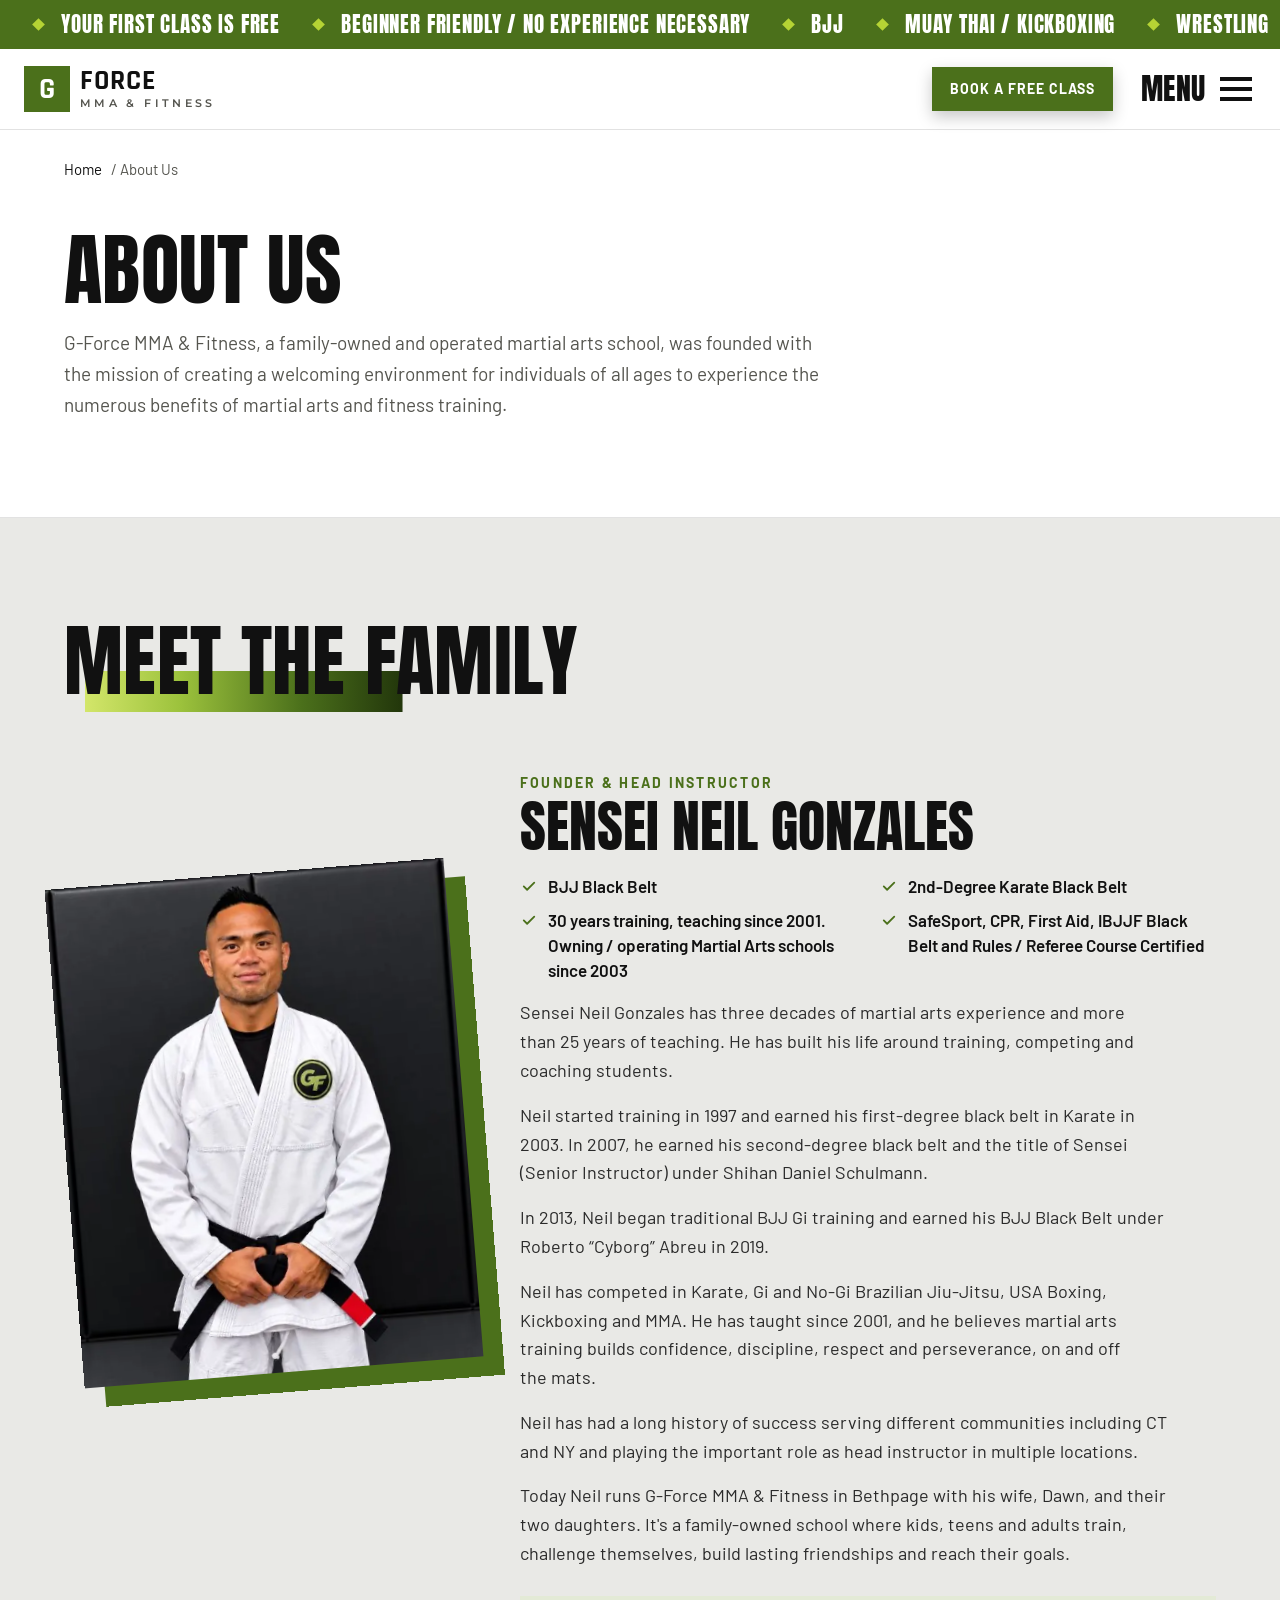
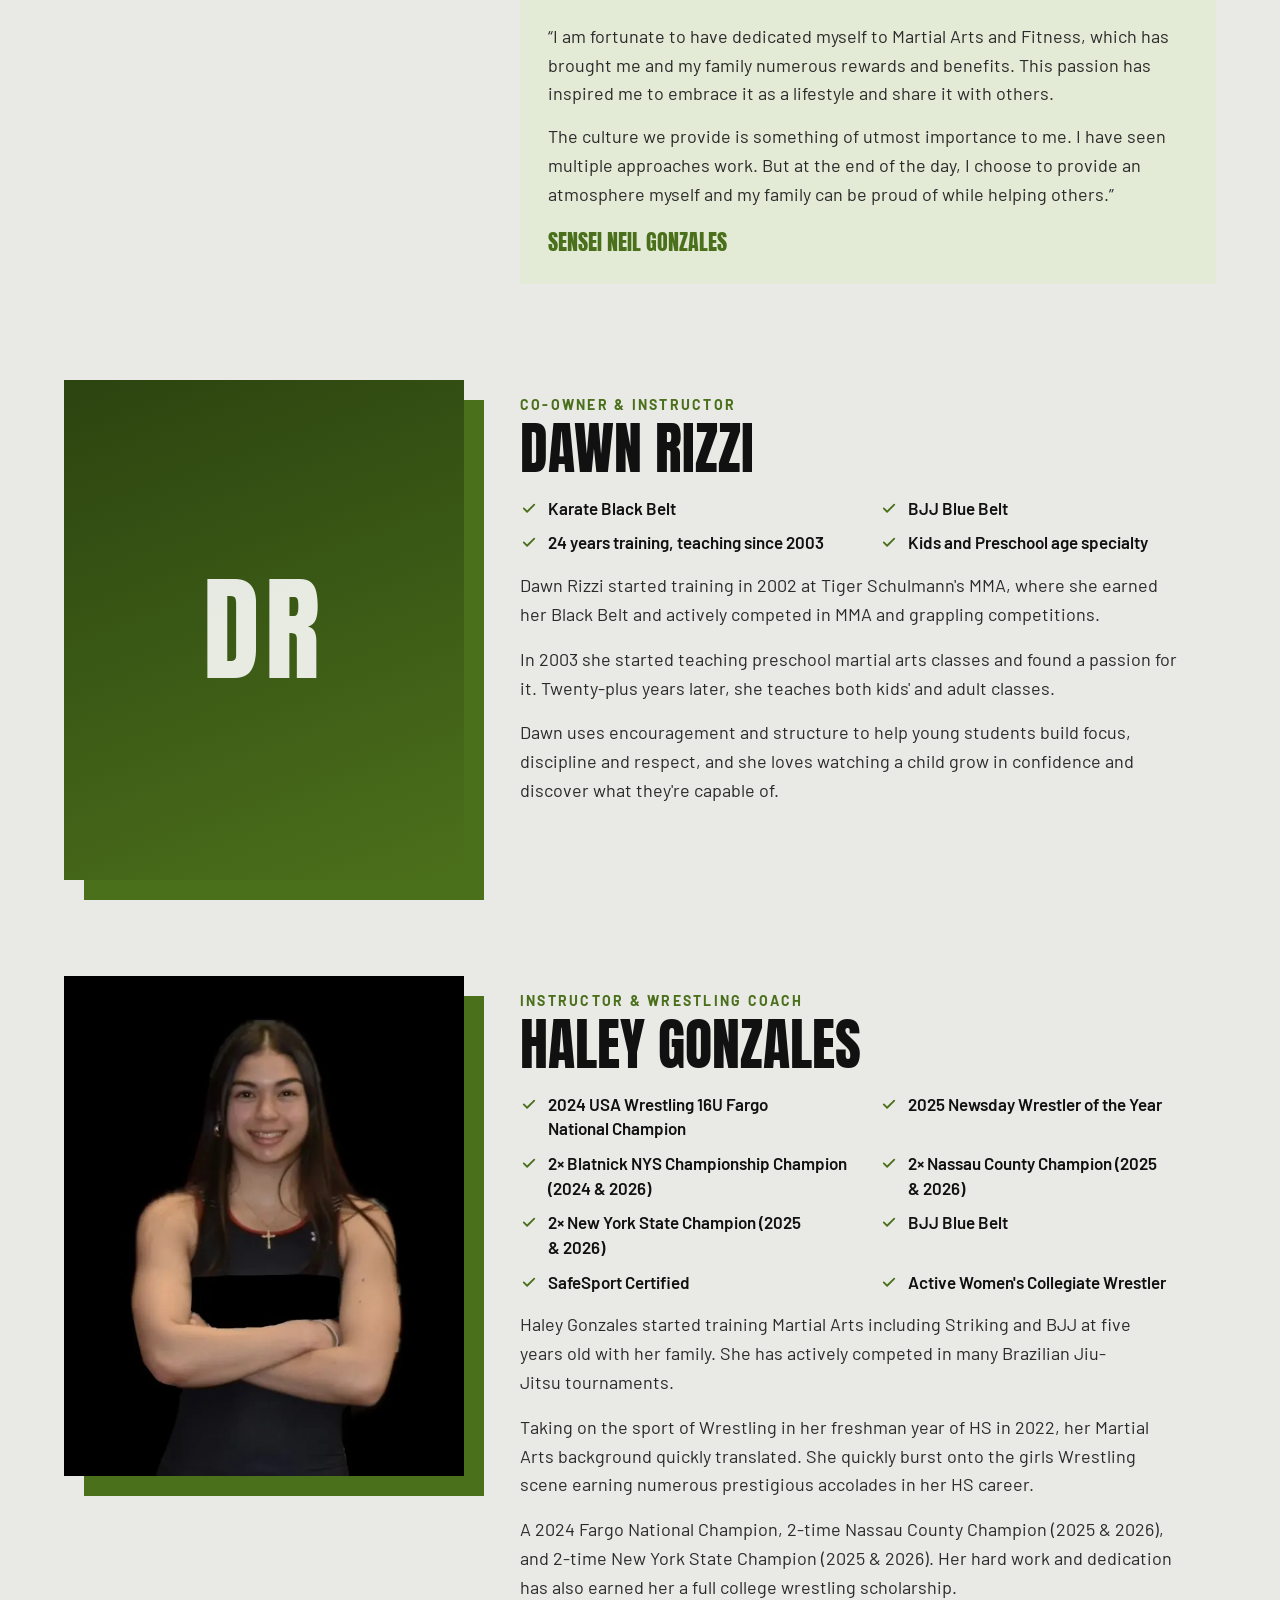
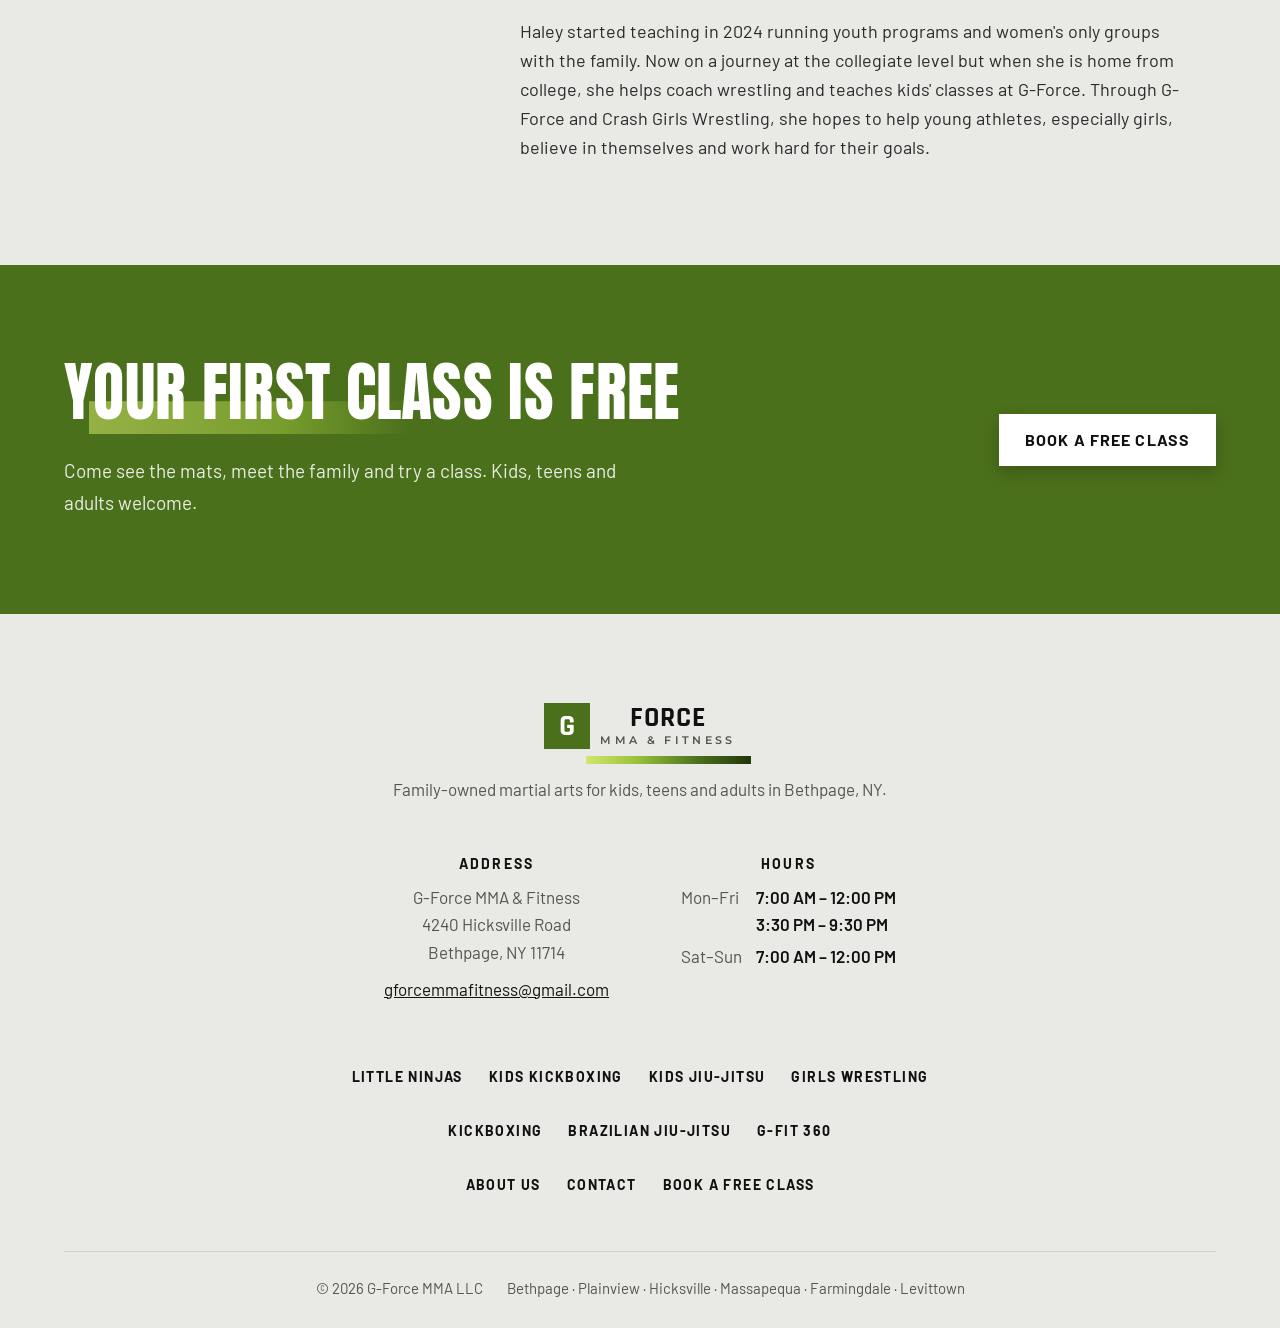
<file: about.html>
<!doctype html>
<html lang="en"><head><meta charset="utf-8"><meta name="viewport" content="width=device-width,initial-scale=1,viewport-fit=cover">
<meta name="robots" content="index,follow,noimageindex,max-image-preview:none">
<title>About G-Force MMA &amp; Fitness | Family-Owned in Bethpage, NY</title>
<meta name="description" content="Meet Neil, Dawn and Haley, the family behind G-Force MMA &amp; Fitness in Bethpage, NY: a BJJ black belt, 30 years of training and a national champion.">
<link rel="canonical" href="https://g-forcemma.com/about.html">
<meta property="og:type" content="website"><meta property="og:site_name" content="G-Force MMA &amp; Fitness">
<meta property="og:title" content="About G-Force MMA &amp; Fitness | Family-Owned in Bethpage, NY"><meta property="og:description" content="Meet Neil, Dawn and Haley, the family behind G-Force MMA &amp; Fitness in Bethpage, NY: a BJJ black belt, 30 years of training and a national champion.">
<meta property="og:url" content="https://g-forcemma.com/about.html"><meta property="og:image" content="https://g-forcemma.com/img/og-image.jpg">
<meta property="og:image:width" content="1200"><meta property="og:image:height" content="630"><meta property="og:image:alt" content="Adult kickboxing class in G-Force gear at G-Force MMA &amp; Fitness">
<meta name="twitter:card" content="summary_large_image">
<link rel="icon" href="favicon.ico" sizes="32x32"><link rel="icon" type="image/png" sizes="192x192" href="img/icon-192.png"><link rel="apple-touch-icon" href="img/apple-touch-icon.png">
<meta name="theme-color" content="#FFFFFF">
<link rel="preconnect" href="https://fonts.googleapis.com">
<link rel="preconnect" href="https://fonts.gstatic.com" crossorigin>
<link rel="stylesheet" href="https://fonts.googleapis.com/css2?family=Anton&family=Barlow:wght@400;500;600;700&family=Rajdhani:wght@700&family=Montserrat:wght@600&display=swap">
<link rel="stylesheet" href="site.css">
<script>if(!matchMedia("(prefers-reduced-motion: reduce)").matches)document.documentElement.classList.add("motion")</script>

<script>
window.GF_CONFIG = {
  formEndpoint: "", mailto: "gforcemmafitness@gmail.com",   // GoHighLevel inbound-webhook URL (or any POST endpoint). Empty = draft mode.
  ga4: "",            // e.g. "G-XXXXXXX"
  metaPixel: ""       // e.g. "123456789012345"
};
window.dataLayer = window.dataLayer || [];
</script>
<script type="application/ld+json">{"@context": "https://schema.org", "@type": "SportsActivityLocation", "@id": "https://g-forcemma.com/#business", "name": "G-Force MMA & Fitness", "legalName": "G-Force MMA LLC", "url": "https://g-forcemma.com/", "email": "gforcemmafitness@gmail.com", "address": {"@type": "PostalAddress", "streetAddress": "4240 Hicksville Road", "addressLocality": "Bethpage", "addressRegion": "NY", "postalCode": "11714", "addressCountry": "US"}, "openingHoursSpecification": [{"@type": "OpeningHoursSpecification", "dayOfWeek": ["Monday", "Tuesday", "Wednesday", "Thursday", "Friday"], "opens": "07:00", "closes": "12:00"}, {"@type": "OpeningHoursSpecification", "dayOfWeek": ["Monday", "Tuesday", "Wednesday", "Thursday", "Friday"], "opens": "15:30", "closes": "21:30"}, {"@type": "OpeningHoursSpecification", "dayOfWeek": ["Saturday", "Sunday"], "opens": "07:00", "closes": "12:00"}], "areaServed": ["Bethpage", "Plainview", "Hicksville", "Massapequa", "Farmingdale", "Levittown", "Syosset", "Seaford", "Wantagh", "Jericho"], "image": "https://g-forcemma.com/img/og-image.jpg", "hasMap": "https://www.google.com/maps/search/?api=1&query=4240+Hicksville+Road+Bethpage+NY+11714", "description": "Family-owned martial arts in Bethpage, NY. Kids' classes from age 3, girls' wrestling, and adult BJJ, kickboxing and G-Fit 360. Your first class is free."}</script>
<script type="application/ld+json">{"@context": "https://schema.org", "@type": "BreadcrumbList", "itemListElement": [{"@type": "ListItem", "position": 1, "name": "Home", "item": "https://g-forcemma.com/"}, {"@type": "ListItem", "position": 2, "name": "About Us", "item": "https://g-forcemma.com/about.html"}]}</script>
</head><body>
<a class="skip" href="#top">Skip to content</a>
<svg width="0" height="0" style="position:absolute" aria-hidden="true">
  <defs>
    <symbol id="i-pin" viewBox="0 0 24 24" fill="none" stroke="currentColor" stroke-width="2" stroke-linecap="round" stroke-linejoin="round"><path d="M12 21s-7-6.2-7-11.5A7 7 0 0 1 19 9.5C19 14.8 12 21 12 21z"/><circle cx="12" cy="9.5" r="2.5"/></symbol>
    <symbol id="i-phone" viewBox="0 0 24 24" fill="none" stroke="currentColor" stroke-width="2" stroke-linecap="round" stroke-linejoin="round"><path d="M5 4h4l2 5-2.5 1.5a11 11 0 0 0 5 5L15 13l5 2v4a2 2 0 0 1-2 2A16 16 0 0 1 3 6a2 2 0 0 1 2-2"/></symbol>
    <symbol id="i-check" viewBox="0 0 24 24" fill="none" stroke="currentColor" stroke-width="2.4" stroke-linecap="round" stroke-linejoin="round"><path d="M5 12.5l4.5 4.5L19 7.5"/></symbol>
    <symbol id="i-cam" viewBox="0 0 24 24" fill="none" stroke="currentColor" stroke-width="2" stroke-linecap="round" stroke-linejoin="round"><path d="M4 8h3l2-3h6l2 3h3v11H4z"/><circle cx="12" cy="13" r="3.5"/></symbol>
    <symbol id="i-family" viewBox="0 0 24 24" fill="none" stroke="currentColor" stroke-width="2" stroke-linecap="round" stroke-linejoin="round"><circle cx="7" cy="6" r="2.5"/><circle cx="17" cy="6" r="2.5"/><circle cx="12" cy="12" r="2"/><path d="M3 21v-5a4 4 0 0 1 8 0M13 21v-5a4 4 0 0 1 8 0M9.5 21v-2.5a2.5 2.5 0 0 1 5 0V21"/></symbol>
    <symbol id="i-child" viewBox="0 0 24 24" fill="none" stroke="currentColor" stroke-width="2" stroke-linecap="round" stroke-linejoin="round"><circle cx="12" cy="5" r="2.5"/><path d="M12 8v7M7 10l5 1 5-1M9 21l3-6 3 6"/></symbol>
    <symbol id="i-eye" viewBox="0 0 24 24" fill="none" stroke="currentColor" stroke-width="2" stroke-linecap="round" stroke-linejoin="round"><path d="M2 12s3.6-7 10-7 10 7 10 7-3.6 7-10 7S2 12 2 12z"/><circle cx="12" cy="12" r="3"/></symbol>
    <symbol id="i-car" viewBox="0 0 24 24" fill="none" stroke="currentColor" stroke-width="2" stroke-linecap="round" stroke-linejoin="round"><path d="M4 16v-4l2-5h12l2 5v4z"/><path d="M4 12h16"/><circle cx="7.5" cy="16.5" r="1.8"/><circle cx="16.5" cy="16.5" r="1.8"/></symbol>
    <symbol id="i-shield" viewBox="0 0 24 24" fill="none" stroke="currentColor" stroke-width="2" stroke-linecap="round" stroke-linejoin="round"><path d="M12 3l8 3v6c0 5-3.5 8-8 9-4.5-1-8-4-8-9V6z"/><path d="M8.5 12l2.5 2.5 4.5-5"/></symbol>
    <symbol id="i-target" viewBox="0 0 24 24" fill="none" stroke="currentColor" stroke-width="2" stroke-linecap="round" stroke-linejoin="round"><circle cx="12" cy="12" r="8.5"/><circle cx="12" cy="12" r="4.5"/><circle cx="12" cy="12" r="1"/></symbol>
    <symbol id="i-balance" viewBox="0 0 24 24" fill="none" stroke="currentColor" stroke-width="2" stroke-linecap="round" stroke-linejoin="round"><circle cx="12" cy="4.5" r="2"/><path d="M12 7v7M4 10h16M8 21l4-7 4 7"/></symbol>
    <symbol id="i-star" viewBox="0 0 24 24" fill="none" stroke="currentColor" stroke-width="2" stroke-linecap="round" stroke-linejoin="round"><path d="M12 3.5l2.6 5.3 5.9.9-4.3 4.1 1 5.8L12 16.8l-5.2 2.8 1-5.8-4.3-4.1 5.9-.9z"/></symbol>
    <symbol id="i-shower" viewBox="0 0 24 24" fill="none" stroke="currentColor" stroke-width="2" stroke-linecap="round" stroke-linejoin="round"><path d="M5 21V8a4 4 0 0 1 8 0"/><path d="M10 11h7a0 0 0 0 1 0 0 3.5 3.5 0 0 0-7 0z"/><path d="M11.5 15v1M14 15v2M16.5 15v1"/></symbol>
    <symbol id="i-snow" viewBox="0 0 24 24" fill="none" stroke="currentColor" stroke-width="2" stroke-linecap="round" stroke-linejoin="round"><path d="M12 2v20M4.5 6.5l15 11M19.5 6.5l-15 11"/></symbol>
    <symbol id="i-wifi" viewBox="0 0 24 24" fill="none" stroke="currentColor" stroke-width="2" stroke-linecap="round" stroke-linejoin="round"><path d="M2.5 9a14 14 0 0 1 19 0M5.5 12.5a9.5 9.5 0 0 1 13 0M8.5 16a5 5 0 0 1 7 0"/><circle cx="12" cy="19.5" r="1"/></symbol>
    <symbol id="i-dumbbell" viewBox="0 0 24 24" fill="none" stroke="currentColor" stroke-width="2" stroke-linecap="round" stroke-linejoin="round"><path d="M7 12h10M4 8v8M7 6v12M17 6v12M20 8v8"/></symbol>
    <symbol id="i-bag" viewBox="0 0 24 24" fill="none" stroke="currentColor" stroke-width="2" stroke-linecap="round" stroke-linejoin="round"><path d="M12 2v3"/><rect x="7" y="5" width="10" height="16" rx="4"/></symbol>
    <symbol id="i-lock" viewBox="0 0 24 24" fill="none" stroke="currentColor" stroke-width="2" stroke-linecap="round" stroke-linejoin="round"><rect x="5" y="3" width="14" height="18" rx="2"/><path d="M12 3v18M8.5 10v2M15.5 10v2"/></symbol>
    <symbol id="i-access" viewBox="0 0 24 24" fill="none" stroke="currentColor" stroke-width="2" stroke-linecap="round" stroke-linejoin="round"><circle cx="12" cy="4" r="2"/><path d="M5 8l7 1.5L19 8M12 9.5V15l-3 6M12 15l3 6"/></symbol>
    <symbol id="i-menu" viewBox="0 0 24 24" fill="none" stroke="currentColor" stroke-width="2" stroke-linecap="round"><path d="M4 7h16M4 12h16M4 17h16"/></symbol>
    <symbol id="i-arrow" viewBox="0 0 24 24" fill="none" stroke="currentColor" stroke-width="2.2" stroke-linecap="round" stroke-linejoin="round"><path d="M5 12h14M13 6l6 6-6 6"/></symbol>
  <symbol id="i-chev" viewBox="0 0 24 24" fill="none" stroke="currentColor" stroke-width="2.4" stroke-linecap="round" stroke-linejoin="round"><path d="M6 9l6 6 6-6"/></symbol>
    <symbol id="i-mail" viewBox="0 0 24 24" fill="none" stroke="currentColor" stroke-width="2" stroke-linecap="round" stroke-linejoin="round"><rect x="3" y="5" width="18" height="14" rx="2"/><path d="M3 7l9 6 9-6"/></symbol>
  </defs>
</svg>
<div class="tick" role="region" aria-label="Highlights"><div class="tick-track"><div class="tick-run"><span class="tick-i">Your First Class is Free</span><span class="tick-i">Beginner Friendly / No Experience Necessary</span><span class="tick-i">BJJ</span><span class="tick-i">Muay Thai / Kickboxing</span><span class="tick-i">Wrestling</span><span class="tick-i">Pre-school Programs</span><span class="tick-i">Self-Defense</span><span class="tick-i">Anti-Bullying</span><span class="tick-i">Family-owned in Bethpage</span><span class="tick-i">4240 Hicksville Road NY</span></div><div class="tick-run" aria-hidden="true"><span class="tick-i">Your First Class is Free</span><span class="tick-i">Beginner Friendly / No Experience Necessary</span><span class="tick-i">BJJ</span><span class="tick-i">Muay Thai / Kickboxing</span><span class="tick-i">Wrestling</span><span class="tick-i">Pre-school Programs</span><span class="tick-i">Self-Defense</span><span class="tick-i">Anti-Bullying</span><span class="tick-i">Family-owned in Bethpage</span><span class="tick-i">4240 Hicksville Road NY</span></div></div></div>
<header class="hdr">
  <div class="wrap">
    <a class="logo" href="./" aria-label="G-Force MMA &amp; Fitness home"><span class="g" aria-hidden="true">G</span><span class="wm"><b>FORCE</b><small>MMA &amp; FITNESS</small></span></a>
    <a class="btn btn-primary btn-sm hdr-cta" href="contact.html#book">Book a Free Class</a>
    <button class="menu-btn" type="button" aria-expanded="false" aria-controls="mainnav" id="menuBtn"><span class="mb-t">Menu</span><span class="mb-i" aria-hidden="true"><i></i><i></i><i></i></span></button>
  </div>
  <nav class="nav" aria-label="Main" id="mainnav">
    <div class="wrap">
      <div class="nav-cols"><div class="nav-col"><p class="nav-h">Kids &amp; Teens</p><a href="little-ninjas.html">Little Ninjas</a><a href="kids-kickboxing.html">Kids Kickboxing</a><a href="kids-jiu-jitsu.html">Kids Jiu-Jitsu</a><a href="girls-wrestling.html">Girls Wrestling</a></div><div class="nav-col"><p class="nav-h">Adults</p><a href="kickboxing.html">Kickboxing</a><a href="jiu-jitsu.html">Brazilian Jiu-Jitsu</a><a href="g-fit-360.html">G-Fit 360</a></div><div class="nav-col"><p class="nav-h">G-Force</p><a href="./">Home</a><a href="about.html" aria-current="page">About Us</a><a href="contact.html">Contact</a></div></div>
      <div class="nav-foot"><p>4240 Hicksville Road, Bethpage, NY 11714</p><a class="btn btn-primary" href="contact.html#book">Book a Free Class</a></div>
    </div>
  </nav>
</header>
<main id="top">
<nav class="crumbs" aria-label="Breadcrumb"><div class="wrap"><a href="./">Home</a> <span aria-hidden="true">/</span> <span aria-current="page">About Us</span></div></nav>
<section class="phero" aria-labelledby="ah1"><div class="wrap one">
    <h1 id="ah1">About Us</h1>
    <p class="lede" style="margin-top:18px">G-Force MMA &amp; Fitness, a family-owned and operated martial arts school, was founded with the mission of creating a welcoming environment for individuals of all ages to experience the numerous benefits of martial arts and fitness training.</p>
</div></section>
<section id="instructors" aria-labelledby="inst-h"><div class="wrap">
  <div class="sec-head"><h2 id="inst-h">Meet the Family</h2></div>
  <div class="bios"><article class="bio" id="neil"><div class="photo has-img bio-photo"><picture><source type="image/webp" srcset="img/neil-gonzales-480.webp 480w, img/neil-gonzales.webp 700w" sizes="(max-width: 900px) 100vw, 50vw"><img src="img/neil-gonzales.jpg" alt="Sensei Neil Gonzales in his gi and black belt" style="object-position:center 20%" loading="lazy" width="700" height="700"></picture></div><div><p class="role">Founder &amp; Head Instructor</p><h3>Sensei Neil Gonzales</h3><ul class="facts-list"><li><svg aria-hidden="true"><use href="#i-check"/></svg><span>BJJ Black Belt</span></li><li><svg aria-hidden="true"><use href="#i-check"/></svg><span>2nd-Degree Karate Black Belt</span></li><li><svg aria-hidden="true"><use href="#i-check"/></svg><span>30 years training, teaching since 2001. Owning / operating Martial Arts schools since 2003</span></li><li><svg aria-hidden="true"><use href="#i-check"/></svg><span>SafeSport, CPR, First Aid, IBJJF Black Belt and Rules / Referee Course Certified</span></li></ul><p>Sensei Neil Gonzales has three decades of martial arts experience and more than 25 years of teaching. He has built his life around training, competing and coaching students.</p><p>Neil started training in 1997 and earned his first-degree black belt in Karate in 2003. In 2007, he earned his second-degree black belt and the title of Sensei (Senior Instructor) under Shihan Daniel Schulmann.</p><p>In 2013, Neil began traditional BJJ Gi training and earned his BJJ Black Belt under Roberto “Cyborg” Abreu in 2019.</p><p>Neil has competed in Karate, Gi and No-Gi Brazilian Jiu-Jitsu, USA Boxing, Kickboxing and MMA. He has taught since 2001, and he believes martial arts training builds confidence, discipline, respect and perseverance, on and off the mats.</p><p>Neil has had a long history of success serving different communities including CT and NY and playing the important role as head instructor in multiple locations.</p><p>Today Neil runs G-Force MMA &amp; Fitness in Bethpage with his wife, Dawn, and their two daughters. It's a family-owned school where kids, teens and adults train, challenge themselves, build lasting friendships and reach their goals.</p><blockquote class="bio-quote"><p>“I am fortunate to have dedicated myself to Martial Arts and Fitness, which has brought me and my family numerous rewards and benefits. This passion has inspired me to embrace it as a lifestyle and share it with others.</p><p>The culture we provide is something of utmost importance to me. I have seen multiple approaches work. But at the end of the day, I choose to provide an atmosphere myself and my family can be proud of while helping others.”</p><footer>Sensei Neil Gonzales</footer></blockquote></div></article><article class="bio" id="dawn"><div class="photo need bio-photo" role="img" aria-label="Dawn Rizzi"><span class="ph-name" aria-hidden="true">DR</span></div><div><p class="role">Co-Owner &amp; Instructor</p><h3>Dawn Rizzi</h3><ul class="facts-list"><li><svg aria-hidden="true"><use href="#i-check"/></svg><span>Karate Black Belt</span></li><li><svg aria-hidden="true"><use href="#i-check"/></svg><span>BJJ Blue Belt</span></li><li><svg aria-hidden="true"><use href="#i-check"/></svg><span>24 years training, teaching since 2003</span></li><li><svg aria-hidden="true"><use href="#i-check"/></svg><span>Kids and Preschool age specialty</span></li></ul><p>Dawn Rizzi started training in 2002 at Tiger Schulmann's MMA, where she earned her Black Belt and actively competed in MMA and grappling competitions.</p><p>In 2003 she started teaching preschool martial arts classes and found a passion for it. Twenty-plus years later, she teaches both kids' and adult classes.</p><p>Dawn uses encouragement and structure to help young students build focus, discipline and respect, and she loves watching a child grow in confidence and discover what they're capable of.</p></div></article><article class="bio" id="haley"><div class="photo has-img bio-photo"><picture><source type="image/webp" srcset="img/haley-gonzales-480.webp 480w, img/haley-gonzales.webp 700w" sizes="(max-width: 900px) 100vw, 50vw"><img src="img/haley-gonzales.jpg" alt="Haley Gonzales, instructor and wrestling coach" style="object-position:center 20%" loading="lazy" width="700" height="761"></picture></div><div><p class="role">Instructor &amp; Wrestling Coach</p><h3>Haley Gonzales</h3><ul class="facts-list"><li><svg aria-hidden="true"><use href="#i-check"/></svg><span>2024 USA Wrestling 16U Fargo National Champion</span></li><li><svg aria-hidden="true"><use href="#i-check"/></svg><span>2025 Newsday Wrestler of the Year</span></li><li><svg aria-hidden="true"><use href="#i-check"/></svg><span>2× Blatnick NYS Championship Champion (2024 &amp; 2026)</span></li><li><svg aria-hidden="true"><use href="#i-check"/></svg><span>2× Nassau County Champion (2025 &amp; 2026)</span></li><li><svg aria-hidden="true"><use href="#i-check"/></svg><span>2× New York State Champion (2025 &amp; 2026)</span></li><li><svg aria-hidden="true"><use href="#i-check"/></svg><span>BJJ Blue Belt</span></li><li><svg aria-hidden="true"><use href="#i-check"/></svg><span>SafeSport Certified</span></li><li><svg aria-hidden="true"><use href="#i-check"/></svg><span>Active Women's Collegiate Wrestler</span></li></ul><p>Haley Gonzales started training Martial Arts including Striking and BJJ at five years old with her family. She has actively competed in many Brazilian Jiu-Jitsu tournaments.</p><p>Taking on the sport of Wrestling in her freshman year of HS in 2022, her Martial Arts background quickly translated. She quickly burst onto the girls Wrestling scene earning numerous prestigious accolades in her HS career.</p><p>A 2024 Fargo National Champion, 2-time Nassau County Champion (2025 &amp; 2026), and 2-time New York State Champion (2025 &amp; 2026). Her hard work and dedication has also earned her a full college wrestling scholarship.</p><p>Haley started teaching in 2024 running youth programs and women's only groups with the family. Now on a journey at the collegiate level but when she is home from college, she helps coach wrestling and teaches kids' classes at G-Force. Through G-Force and Crash Girls Wrestling, she hopes to help young athletes, especially girls, believe in themselves and work hard for their goals.</p></div></article></div>
</div></section>
<section class="cta-band" aria-label="Book a free class"><div class="wrap">
  <div><h2>Your first class is free<span class="volt"></span></h2><p class="lede">Come see the mats, meet the family and try a class. Kids, teens and adults welcome.</p></div>
  <div class="cta-row"><a class="btn btn-primary" href="contact.html#book">Book a Free Class</a></div>
</div></section>
</main>
<footer class="foot">
  <div class="wrap">
    <div class="foot-logo"><a class="logo" href="./" aria-label="G-Force MMA &amp; Fitness home"><span class="g" aria-hidden="true">G</span><span class="wm"><b>FORCE</b><small>MMA &amp; FITNESS</small></span></a></div>
    <p class="foot-tag">Family-owned martial arts for kids, teens and adults in Bethpage, NY.</p>
    <div class="foot-cols">
      <div><h4>Address</h4><p>G-Force MMA &amp; Fitness<br>4240 Hicksville Road<br>Bethpage, NY 11714</p><p><a href="mailto:gforcemmafitness@gmail.com">gforcemmafitness@gmail.com</a></p></div>
      <div><h4>Hours</h4><dl class="foot-hours"><dt>Mon–Fri</dt><dd>7:00 AM – 12:00 PM<br>3:30 PM – 9:30 PM</dd><dt>Sat–Sun</dt><dd>7:00 AM – 12:00 PM</dd></dl></div>
    </div>
    <nav class="foot-links" aria-label="Kids and teens programs"><a href="little-ninjas.html">Little Ninjas</a><a href="kids-kickboxing.html">Kids Kickboxing</a><a href="kids-jiu-jitsu.html">Kids Jiu-Jitsu</a><a href="girls-wrestling.html">Girls Wrestling</a></nav>
    <nav class="foot-links foot-links-2" aria-label="Adult programs"><a href="kickboxing.html">Kickboxing</a><a href="jiu-jitsu.html">Brazilian Jiu-Jitsu</a><a href="g-fit-360.html">G-Fit 360</a></nav>
    <nav class="foot-links foot-links-2" aria-label="Site"><a href="about.html">About Us</a><a href="contact.html">Contact</a><a href="contact.html#book">Book a Free Class</a></nav>
    <div class="base"><span>© 2026 G-Force MMA LLC</span><span>Bethpage · Plainview · Hicksville · Massapequa · Farmingdale · Levittown</span></div>
  </div>
</footer>
<div class="mcta">
  <a class="btn btn-primary" href="contact.html#book">Book a Free Class</a>
  <a class="call" href="mailto:gforcemmafitness@gmail.com" aria-label="Email G-Force"><svg aria-hidden="true"><use href="#i-mail"/></svg></a>
</div>
<script src="schedule-data.js"></script>
<script src="site.js"></script>
<script src="motion.js" defer></script>
<script src="booking.js" defer></script>

</body></html>
</file>
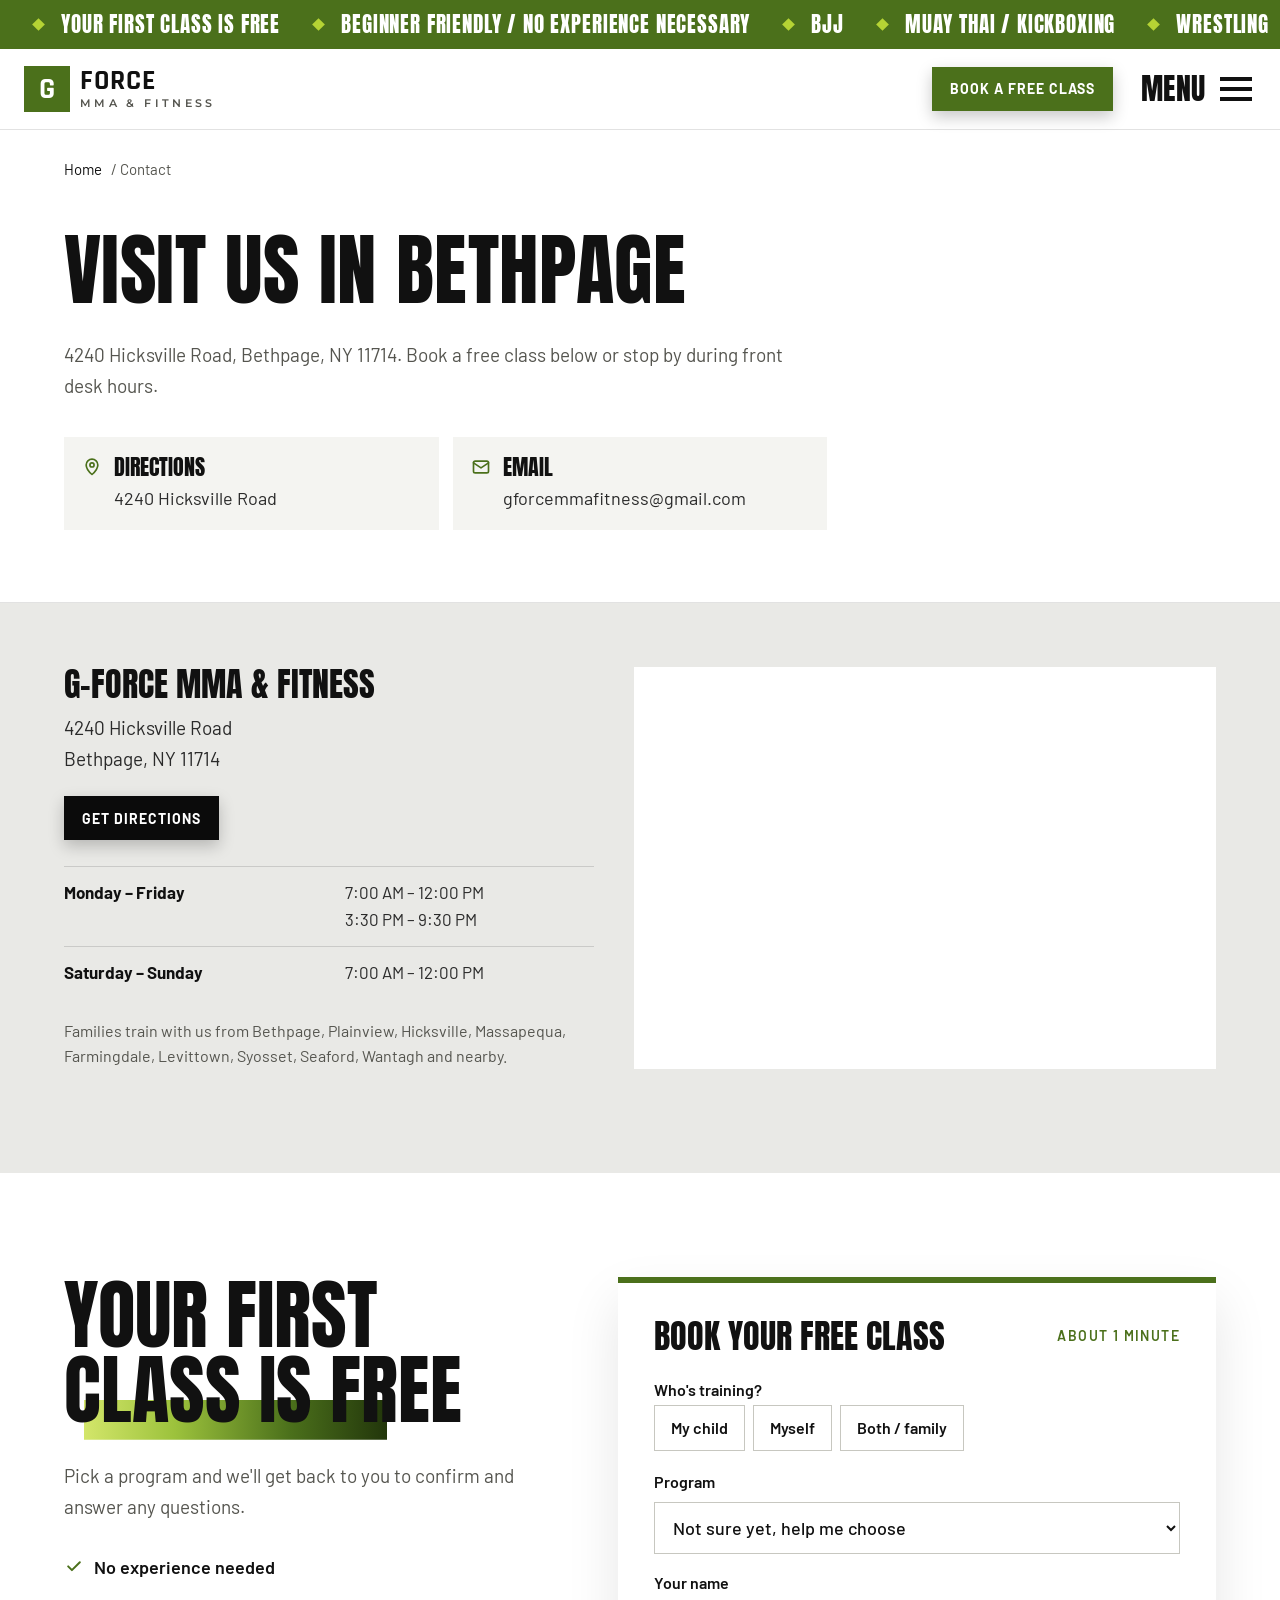
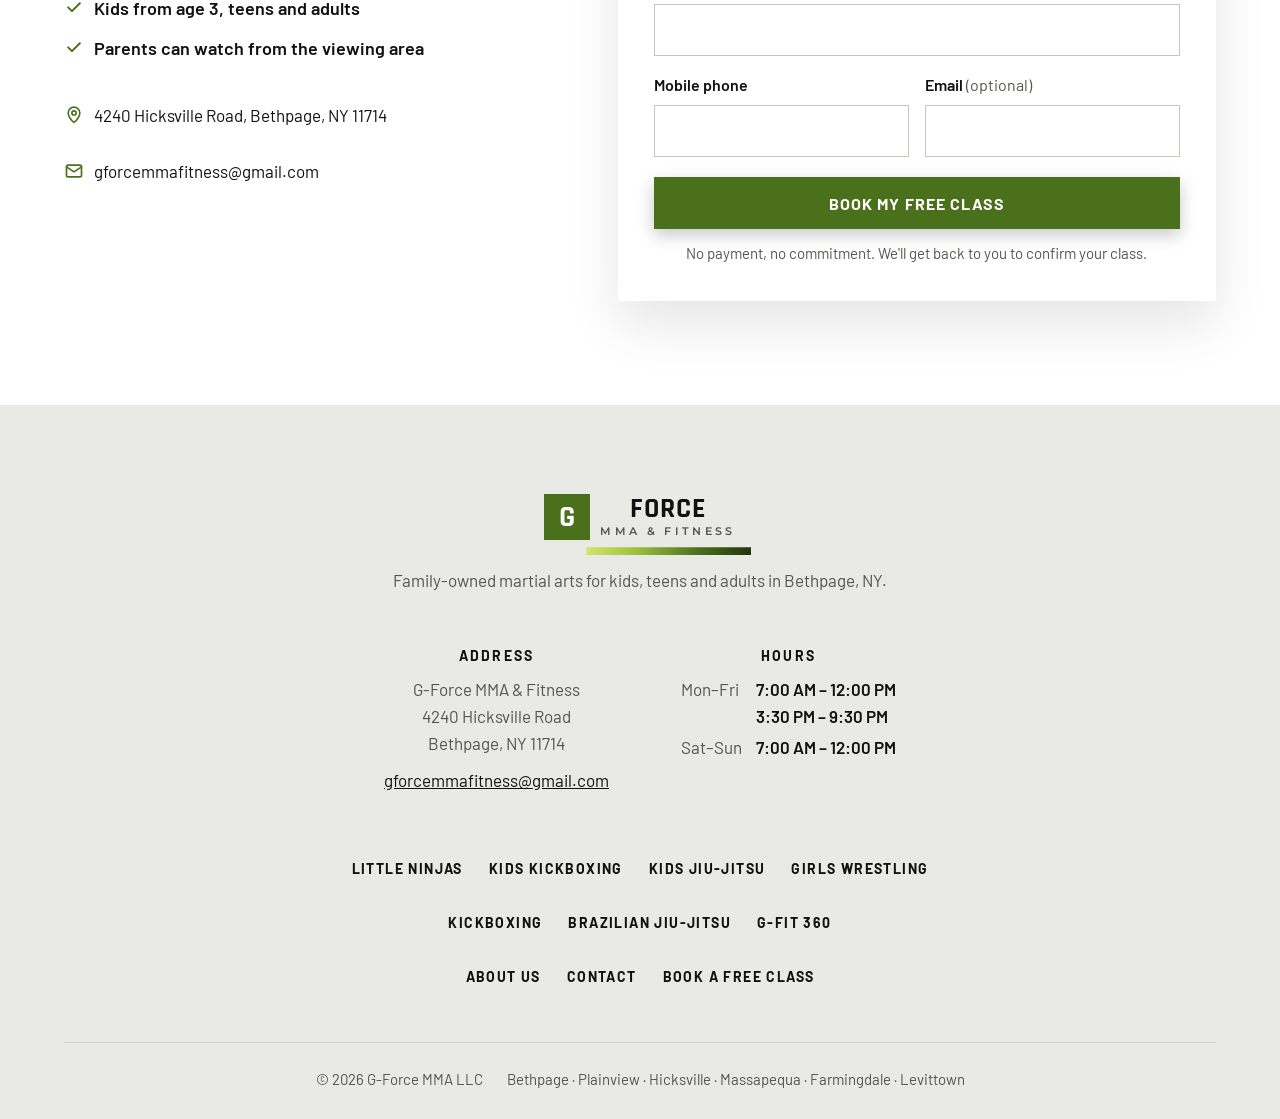
<file: contact.html>
<!doctype html>
<html lang="en"><head><meta charset="utf-8"><meta name="viewport" content="width=device-width,initial-scale=1,viewport-fit=cover">
<meta name="robots" content="index,follow,noimageindex,max-image-preview:none">
<title>Contact &amp; Directions | G-Force MMA, Hicksville Rd, Bethpage</title>
<meta name="description" content="Visit G-Force MMA &amp; Fitness at 4240 Hicksville Road, Bethpage, NY 11714. Hours, directions and free class booking.">
<link rel="canonical" href="https://g-forcemma.com/contact.html">
<meta property="og:type" content="website"><meta property="og:site_name" content="G-Force MMA &amp; Fitness">
<meta property="og:title" content="Contact &amp; Directions | G-Force MMA, Hicksville Rd, Bethpage"><meta property="og:description" content="Visit G-Force MMA &amp; Fitness at 4240 Hicksville Road, Bethpage, NY 11714. Hours, directions and free class booking.">
<meta property="og:url" content="https://g-forcemma.com/contact.html"><meta property="og:image" content="https://g-forcemma.com/img/og-image.jpg">
<meta property="og:image:width" content="1200"><meta property="og:image:height" content="630"><meta property="og:image:alt" content="Adult kickboxing class in G-Force gear at G-Force MMA &amp; Fitness">
<meta name="twitter:card" content="summary_large_image">
<link rel="icon" href="favicon.ico" sizes="32x32"><link rel="icon" type="image/png" sizes="192x192" href="img/icon-192.png"><link rel="apple-touch-icon" href="img/apple-touch-icon.png">
<meta name="theme-color" content="#FFFFFF">
<link rel="preconnect" href="https://fonts.googleapis.com">
<link rel="preconnect" href="https://fonts.gstatic.com" crossorigin>
<link rel="stylesheet" href="https://fonts.googleapis.com/css2?family=Anton&family=Barlow:wght@400;500;600;700&family=Rajdhani:wght@700&family=Montserrat:wght@600&display=swap">
<link rel="stylesheet" href="site.css">
<script>if(!matchMedia("(prefers-reduced-motion: reduce)").matches)document.documentElement.classList.add("motion")</script>

<script>
window.GF_CONFIG = {
  formEndpoint: "", mailto: "gforcemmafitness@gmail.com",   // GoHighLevel inbound-webhook URL (or any POST endpoint). Empty = draft mode.
  ga4: "",            // e.g. "G-XXXXXXX"
  metaPixel: ""       // e.g. "123456789012345"
};
window.dataLayer = window.dataLayer || [];
</script>
<script type="application/ld+json">{"@context": "https://schema.org", "@type": "SportsActivityLocation", "@id": "https://g-forcemma.com/#business", "name": "G-Force MMA & Fitness", "legalName": "G-Force MMA LLC", "url": "https://g-forcemma.com/", "email": "gforcemmafitness@gmail.com", "address": {"@type": "PostalAddress", "streetAddress": "4240 Hicksville Road", "addressLocality": "Bethpage", "addressRegion": "NY", "postalCode": "11714", "addressCountry": "US"}, "openingHoursSpecification": [{"@type": "OpeningHoursSpecification", "dayOfWeek": ["Monday", "Tuesday", "Wednesday", "Thursday", "Friday"], "opens": "07:00", "closes": "12:00"}, {"@type": "OpeningHoursSpecification", "dayOfWeek": ["Monday", "Tuesday", "Wednesday", "Thursday", "Friday"], "opens": "15:30", "closes": "21:30"}, {"@type": "OpeningHoursSpecification", "dayOfWeek": ["Saturday", "Sunday"], "opens": "07:00", "closes": "12:00"}], "areaServed": ["Bethpage", "Plainview", "Hicksville", "Massapequa", "Farmingdale", "Levittown", "Syosset", "Seaford", "Wantagh", "Jericho"], "image": "https://g-forcemma.com/img/og-image.jpg", "hasMap": "https://www.google.com/maps/search/?api=1&query=4240+Hicksville+Road+Bethpage+NY+11714", "description": "Family-owned martial arts in Bethpage, NY. Kids' classes from age 3, girls' wrestling, and adult BJJ, kickboxing and G-Fit 360. Your first class is free."}</script>
<script type="application/ld+json">{"@context": "https://schema.org", "@type": "BreadcrumbList", "itemListElement": [{"@type": "ListItem", "position": 1, "name": "Home", "item": "https://g-forcemma.com/"}, {"@type": "ListItem", "position": 2, "name": "Contact", "item": "https://g-forcemma.com/contact.html"}]}</script>
</head><body>
<a class="skip" href="#top">Skip to content</a>
<svg width="0" height="0" style="position:absolute" aria-hidden="true">
  <defs>
    <symbol id="i-pin" viewBox="0 0 24 24" fill="none" stroke="currentColor" stroke-width="2" stroke-linecap="round" stroke-linejoin="round"><path d="M12 21s-7-6.2-7-11.5A7 7 0 0 1 19 9.5C19 14.8 12 21 12 21z"/><circle cx="12" cy="9.5" r="2.5"/></symbol>
    <symbol id="i-phone" viewBox="0 0 24 24" fill="none" stroke="currentColor" stroke-width="2" stroke-linecap="round" stroke-linejoin="round"><path d="M5 4h4l2 5-2.5 1.5a11 11 0 0 0 5 5L15 13l5 2v4a2 2 0 0 1-2 2A16 16 0 0 1 3 6a2 2 0 0 1 2-2"/></symbol>
    <symbol id="i-check" viewBox="0 0 24 24" fill="none" stroke="currentColor" stroke-width="2.4" stroke-linecap="round" stroke-linejoin="round"><path d="M5 12.5l4.5 4.5L19 7.5"/></symbol>
    <symbol id="i-cam" viewBox="0 0 24 24" fill="none" stroke="currentColor" stroke-width="2" stroke-linecap="round" stroke-linejoin="round"><path d="M4 8h3l2-3h6l2 3h3v11H4z"/><circle cx="12" cy="13" r="3.5"/></symbol>
    <symbol id="i-family" viewBox="0 0 24 24" fill="none" stroke="currentColor" stroke-width="2" stroke-linecap="round" stroke-linejoin="round"><circle cx="7" cy="6" r="2.5"/><circle cx="17" cy="6" r="2.5"/><circle cx="12" cy="12" r="2"/><path d="M3 21v-5a4 4 0 0 1 8 0M13 21v-5a4 4 0 0 1 8 0M9.5 21v-2.5a2.5 2.5 0 0 1 5 0V21"/></symbol>
    <symbol id="i-child" viewBox="0 0 24 24" fill="none" stroke="currentColor" stroke-width="2" stroke-linecap="round" stroke-linejoin="round"><circle cx="12" cy="5" r="2.5"/><path d="M12 8v7M7 10l5 1 5-1M9 21l3-6 3 6"/></symbol>
    <symbol id="i-eye" viewBox="0 0 24 24" fill="none" stroke="currentColor" stroke-width="2" stroke-linecap="round" stroke-linejoin="round"><path d="M2 12s3.6-7 10-7 10 7 10 7-3.6 7-10 7S2 12 2 12z"/><circle cx="12" cy="12" r="3"/></symbol>
    <symbol id="i-car" viewBox="0 0 24 24" fill="none" stroke="currentColor" stroke-width="2" stroke-linecap="round" stroke-linejoin="round"><path d="M4 16v-4l2-5h12l2 5v4z"/><path d="M4 12h16"/><circle cx="7.5" cy="16.5" r="1.8"/><circle cx="16.5" cy="16.5" r="1.8"/></symbol>
    <symbol id="i-shield" viewBox="0 0 24 24" fill="none" stroke="currentColor" stroke-width="2" stroke-linecap="round" stroke-linejoin="round"><path d="M12 3l8 3v6c0 5-3.5 8-8 9-4.5-1-8-4-8-9V6z"/><path d="M8.5 12l2.5 2.5 4.5-5"/></symbol>
    <symbol id="i-target" viewBox="0 0 24 24" fill="none" stroke="currentColor" stroke-width="2" stroke-linecap="round" stroke-linejoin="round"><circle cx="12" cy="12" r="8.5"/><circle cx="12" cy="12" r="4.5"/><circle cx="12" cy="12" r="1"/></symbol>
    <symbol id="i-balance" viewBox="0 0 24 24" fill="none" stroke="currentColor" stroke-width="2" stroke-linecap="round" stroke-linejoin="round"><circle cx="12" cy="4.5" r="2"/><path d="M12 7v7M4 10h16M8 21l4-7 4 7"/></symbol>
    <symbol id="i-star" viewBox="0 0 24 24" fill="none" stroke="currentColor" stroke-width="2" stroke-linecap="round" stroke-linejoin="round"><path d="M12 3.5l2.6 5.3 5.9.9-4.3 4.1 1 5.8L12 16.8l-5.2 2.8 1-5.8-4.3-4.1 5.9-.9z"/></symbol>
    <symbol id="i-shower" viewBox="0 0 24 24" fill="none" stroke="currentColor" stroke-width="2" stroke-linecap="round" stroke-linejoin="round"><path d="M5 21V8a4 4 0 0 1 8 0"/><path d="M10 11h7a0 0 0 0 1 0 0 3.5 3.5 0 0 0-7 0z"/><path d="M11.5 15v1M14 15v2M16.5 15v1"/></symbol>
    <symbol id="i-snow" viewBox="0 0 24 24" fill="none" stroke="currentColor" stroke-width="2" stroke-linecap="round" stroke-linejoin="round"><path d="M12 2v20M4.5 6.5l15 11M19.5 6.5l-15 11"/></symbol>
    <symbol id="i-wifi" viewBox="0 0 24 24" fill="none" stroke="currentColor" stroke-width="2" stroke-linecap="round" stroke-linejoin="round"><path d="M2.5 9a14 14 0 0 1 19 0M5.5 12.5a9.5 9.5 0 0 1 13 0M8.5 16a5 5 0 0 1 7 0"/><circle cx="12" cy="19.5" r="1"/></symbol>
    <symbol id="i-dumbbell" viewBox="0 0 24 24" fill="none" stroke="currentColor" stroke-width="2" stroke-linecap="round" stroke-linejoin="round"><path d="M7 12h10M4 8v8M7 6v12M17 6v12M20 8v8"/></symbol>
    <symbol id="i-bag" viewBox="0 0 24 24" fill="none" stroke="currentColor" stroke-width="2" stroke-linecap="round" stroke-linejoin="round"><path d="M12 2v3"/><rect x="7" y="5" width="10" height="16" rx="4"/></symbol>
    <symbol id="i-lock" viewBox="0 0 24 24" fill="none" stroke="currentColor" stroke-width="2" stroke-linecap="round" stroke-linejoin="round"><rect x="5" y="3" width="14" height="18" rx="2"/><path d="M12 3v18M8.5 10v2M15.5 10v2"/></symbol>
    <symbol id="i-access" viewBox="0 0 24 24" fill="none" stroke="currentColor" stroke-width="2" stroke-linecap="round" stroke-linejoin="round"><circle cx="12" cy="4" r="2"/><path d="M5 8l7 1.5L19 8M12 9.5V15l-3 6M12 15l3 6"/></symbol>
    <symbol id="i-menu" viewBox="0 0 24 24" fill="none" stroke="currentColor" stroke-width="2" stroke-linecap="round"><path d="M4 7h16M4 12h16M4 17h16"/></symbol>
    <symbol id="i-arrow" viewBox="0 0 24 24" fill="none" stroke="currentColor" stroke-width="2.2" stroke-linecap="round" stroke-linejoin="round"><path d="M5 12h14M13 6l6 6-6 6"/></symbol>
  <symbol id="i-chev" viewBox="0 0 24 24" fill="none" stroke="currentColor" stroke-width="2.4" stroke-linecap="round" stroke-linejoin="round"><path d="M6 9l6 6 6-6"/></symbol>
    <symbol id="i-mail" viewBox="0 0 24 24" fill="none" stroke="currentColor" stroke-width="2" stroke-linecap="round" stroke-linejoin="round"><rect x="3" y="5" width="18" height="14" rx="2"/><path d="M3 7l9 6 9-6"/></symbol>
  </defs>
</svg>
<div class="tick" role="region" aria-label="Highlights"><div class="tick-track"><div class="tick-run"><span class="tick-i">Your First Class is Free</span><span class="tick-i">Beginner Friendly / No Experience Necessary</span><span class="tick-i">BJJ</span><span class="tick-i">Muay Thai / Kickboxing</span><span class="tick-i">Wrestling</span><span class="tick-i">Pre-school Programs</span><span class="tick-i">Self-Defense</span><span class="tick-i">Anti-Bullying</span><span class="tick-i">Family-owned in Bethpage</span><span class="tick-i">4240 Hicksville Road NY</span></div><div class="tick-run" aria-hidden="true"><span class="tick-i">Your First Class is Free</span><span class="tick-i">Beginner Friendly / No Experience Necessary</span><span class="tick-i">BJJ</span><span class="tick-i">Muay Thai / Kickboxing</span><span class="tick-i">Wrestling</span><span class="tick-i">Pre-school Programs</span><span class="tick-i">Self-Defense</span><span class="tick-i">Anti-Bullying</span><span class="tick-i">Family-owned in Bethpage</span><span class="tick-i">4240 Hicksville Road NY</span></div></div></div>
<header class="hdr">
  <div class="wrap">
    <a class="logo" href="./" aria-label="G-Force MMA &amp; Fitness home"><span class="g" aria-hidden="true">G</span><span class="wm"><b>FORCE</b><small>MMA &amp; FITNESS</small></span></a>
    <a class="btn btn-primary btn-sm hdr-cta" href="#book">Book a Free Class</a>
    <button class="menu-btn" type="button" aria-expanded="false" aria-controls="mainnav" id="menuBtn"><span class="mb-t">Menu</span><span class="mb-i" aria-hidden="true"><i></i><i></i><i></i></span></button>
  </div>
  <nav class="nav" aria-label="Main" id="mainnav">
    <div class="wrap">
      <div class="nav-cols"><div class="nav-col"><p class="nav-h">Kids &amp; Teens</p><a href="little-ninjas.html">Little Ninjas</a><a href="kids-kickboxing.html">Kids Kickboxing</a><a href="kids-jiu-jitsu.html">Kids Jiu-Jitsu</a><a href="girls-wrestling.html">Girls Wrestling</a></div><div class="nav-col"><p class="nav-h">Adults</p><a href="kickboxing.html">Kickboxing</a><a href="jiu-jitsu.html">Brazilian Jiu-Jitsu</a><a href="g-fit-360.html">G-Fit 360</a></div><div class="nav-col"><p class="nav-h">G-Force</p><a href="./">Home</a><a href="about.html">About Us</a><a href="contact.html" aria-current="page">Contact</a></div></div>
      <div class="nav-foot"><p>4240 Hicksville Road, Bethpage, NY 11714</p><a class="btn btn-primary" href="#book">Book a Free Class</a></div>
    </div>
  </nav>
</header>
<main id="top">
<nav class="crumbs" aria-label="Breadcrumb"><div class="wrap"><a href="./">Home</a> <span aria-hidden="true">/</span> <span aria-current="page">Contact</span></div></nav>
<section class="phero slim" aria-labelledby="ch1"><div class="wrap one">
  
  <h1 id="ch1">Visit us in Bethpage</h1>
  <p class="lede">4240 Hicksville Road, Bethpage, NY 11714. Book a free class below or stop by during front desk hours.</p>
  <div class="contact-quick">
    <a class="cq" href="https://www.google.com/maps/search/?api=1&amp;query=4240+Hicksville+Road+Bethpage+NY+11714" target="_blank" rel="noopener"><svg aria-hidden="true"><use href="#i-pin"/></svg><span><b>Directions</b>4240 Hicksville Road</span></a>
    
    <span class="cq"><svg aria-hidden="true"><use href="#i-mail"/></svg><span><b>Email</b>gforcemmafitness@gmail.com</span></span>
  </div>
</div></section>
<section class="mist" id="visit" aria-label="Location and hours" style="padding-top:64px"><div class="wrap">
<div class="loc">
        <div class="loc-card">
          <h3>G-Force MMA &amp; Fitness</h3>
          <p class="addr">4240 Hicksville Road<br>Bethpage, NY 11714</p>
          <div class="row">
            <a class="btn btn-secondary btn-sm" href="https://www.google.com/maps/search/?api=1&amp;query=4240+Hicksville+Road+Bethpage+NY+11714" target="_blank" rel="noopener">Get Directions</a>
           
          </div>
          <table class="hours">
            <caption class="sr">Hours</caption>
            <tbody>
              <tr><th scope="row">Monday&nbsp;– Friday</th><td>7:00 AM – 12:00 PM<br>3:30 PM – 9:30 PM</td></tr>
              <tr><th scope="row">Saturday&nbsp;– Sunday</th><td>7:00 AM – 12:00 PM</td></tr>
            </tbody>
          </table>
          <p class="towns">Families train with us from Bethpage, Plainview, Hicksville, Massapequa, Farmingdale, Levittown, Syosset, Seaford, Wantagh and nearby.</p>
        </div>
        <div class="map"><iframe title="Map showing G-Force MMA &amp; Fitness at 4240 Hicksville Road, Bethpage, NY" src="https://maps.google.com/maps?q=4240%20Hicksville%20Road%2C%20Bethpage%2C%20NY%2011714&amp;z=15&amp;output=embed" loading="lazy" referrerpolicy="no-referrer-when-downgrade" allowfullscreen></iframe>
        </div>
      </div>
</div></section>
<section id="book" class="book" aria-labelledby="book-h">
  <div class="wrap">
    <div class="book-copy">
      
      <h2 id="book-h">Your first class <mark class="vm">is free</mark></h2>
      <p class="lede">Pick a program and we'll get back to you to confirm and answer any questions.</p>
      <ul class="why">
        <li><svg aria-hidden="true"><use href="#i-check"/></svg>No experience needed</li>
        <li><svg aria-hidden="true"><use href="#i-check"/></svg>Kids from age 3, teens and adults</li>
        <li><svg aria-hidden="true"><use href="#i-check"/></svg>Parents can watch from the viewing area</li>
      </ul>
      <div class="book-contact">
        <a href="https://www.google.com/maps/search/?api=1&amp;query=4240+Hicksville+Road+Bethpage+NY+11714" target="_blank" rel="noopener"><svg aria-hidden="true"><use href="#i-pin"/></svg>4240 Hicksville Road, Bethpage, NY 11714</a>
        
        <a href="mailto:gforcemmafitness@gmail.com"><svg aria-hidden="true"><use href="#i-mail"/></svg>gforcemmafitness@gmail.com</a>
      </div>
    </div>
    <form class="form" id="book-form" novalidate aria-labelledby="form-h">
      <div class="form-top"><h3 id="form-h">Book your free class</h3><span class="tag">About 1 minute</span></div>
      <div class="fgrid">
        <fieldset class="fld full"><legend>Who's training?</legend>
          <div class="seg">
            <label><input type="radio" name="who" value="child"><span>My child</span></label>
            <label><input type="radio" name="who" value="me"><span>Myself</span></label>
            <label><input type="radio" name="who" value="family"><span>Both / family</span></label>
          </div>
        </fieldset>
        <div class="fld full" id="b-age-wrap" hidden><label for="b-age">Child's age</label><input id="b-age" name="child_age" inputmode="numeric" autocomplete="off"></div>
        <div class="fld full"><label for="b-prog">Program</label><select id="b-prog" name="program"><option value="">Not sure yet, help me choose</option><optgroup label="Kids &amp; Teens"><option value="little-ninjas">Little Ninjas (3–5)</option><option value="kids-kickboxing">Kids Kickboxing (6+)</option><option value="kids-jiu-jitsu">Kids Jiu-Jitsu (6+)</option><option value="girls-wrestling">Girls Wrestling</option></optgroup><optgroup label="Adults"><option value="kickboxing">Kickboxing</option><option value="jiu-jitsu">Brazilian Jiu-Jitsu</option><option value="g-fit-360">G-Fit 360</option></optgroup></select></div>
        <fieldset class="fld full" id="slot-wrap" hidden><legend>Pick a class to try</legend>
          <p class="slot-note" id="slot-note" hidden></p>
          <div class="slots" id="slots"></div>
        </fieldset>
        <div class="fld full"><label for="b-name">Your name</label><input id="b-name" name="name" autocomplete="name" required></div>
        <div class="fld"><label for="b-phone">Mobile phone</label><input id="b-phone" name="phone" type="tel" autocomplete="tel" inputmode="tel" required></div>
        <div class="fld"><label for="b-email">Email <span class="opt">(optional)</span></label><input id="b-email" name="email" type="email" autocomplete="email"></div>
      </div>
      <button class="btn btn-primary" type="submit">Book My Free Class</button>
      <p class="after">No payment, no commitment. We'll get back to you to confirm your class.</p>
      <div id="book-msg" class="form-msg" role="status" aria-live="polite" hidden></div>
    </form>
  </div>
</section>
</main>
<footer class="foot">
  <div class="wrap">
    <div class="foot-logo"><a class="logo" href="./" aria-label="G-Force MMA &amp; Fitness home"><span class="g" aria-hidden="true">G</span><span class="wm"><b>FORCE</b><small>MMA &amp; FITNESS</small></span></a></div>
    <p class="foot-tag">Family-owned martial arts for kids, teens and adults in Bethpage, NY.</p>
    <div class="foot-cols">
      <div><h4>Address</h4><p>G-Force MMA &amp; Fitness<br>4240 Hicksville Road<br>Bethpage, NY 11714</p><p><a href="mailto:gforcemmafitness@gmail.com">gforcemmafitness@gmail.com</a></p></div>
      <div><h4>Hours</h4><dl class="foot-hours"><dt>Mon–Fri</dt><dd>7:00 AM – 12:00 PM<br>3:30 PM – 9:30 PM</dd><dt>Sat–Sun</dt><dd>7:00 AM – 12:00 PM</dd></dl></div>
    </div>
    <nav class="foot-links" aria-label="Kids and teens programs"><a href="little-ninjas.html">Little Ninjas</a><a href="kids-kickboxing.html">Kids Kickboxing</a><a href="kids-jiu-jitsu.html">Kids Jiu-Jitsu</a><a href="girls-wrestling.html">Girls Wrestling</a></nav>
    <nav class="foot-links foot-links-2" aria-label="Adult programs"><a href="kickboxing.html">Kickboxing</a><a href="jiu-jitsu.html">Brazilian Jiu-Jitsu</a><a href="g-fit-360.html">G-Fit 360</a></nav>
    <nav class="foot-links foot-links-2" aria-label="Site"><a href="about.html">About Us</a><a href="contact.html">Contact</a><a href="#book">Book a Free Class</a></nav>
    <div class="base"><span>© 2026 G-Force MMA LLC</span><span>Bethpage · Plainview · Hicksville · Massapequa · Farmingdale · Levittown</span></div>
  </div>
</footer>
<div class="mcta">
  <a class="btn btn-primary" href="#book">Book a Free Class</a>
  <a class="call" href="mailto:gforcemmafitness@gmail.com" aria-label="Email G-Force"><svg aria-hidden="true"><use href="#i-mail"/></svg></a>
</div>
<script src="schedule-data.js"></script>
<script src="site.js"></script>
<script src="motion.js" defer></script>
<script src="booking.js" defer></script>

</body></html>
</file>
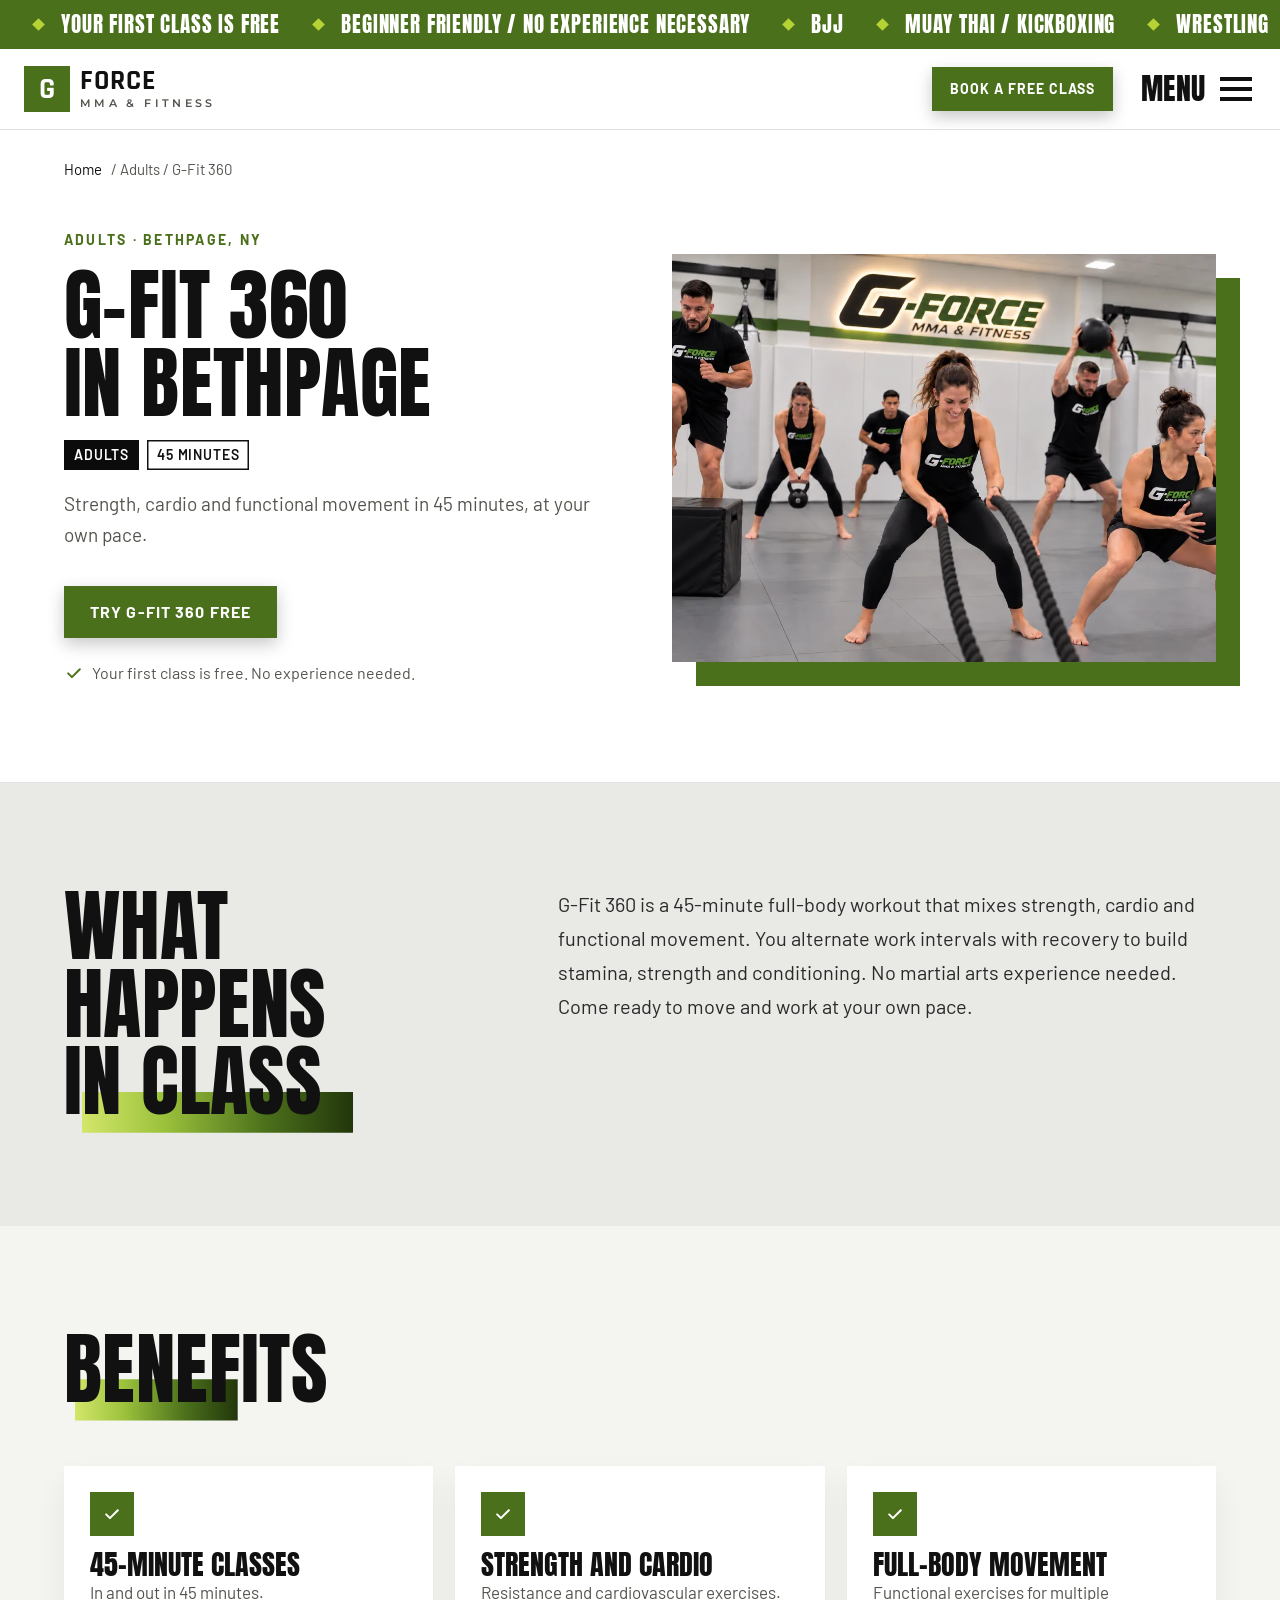
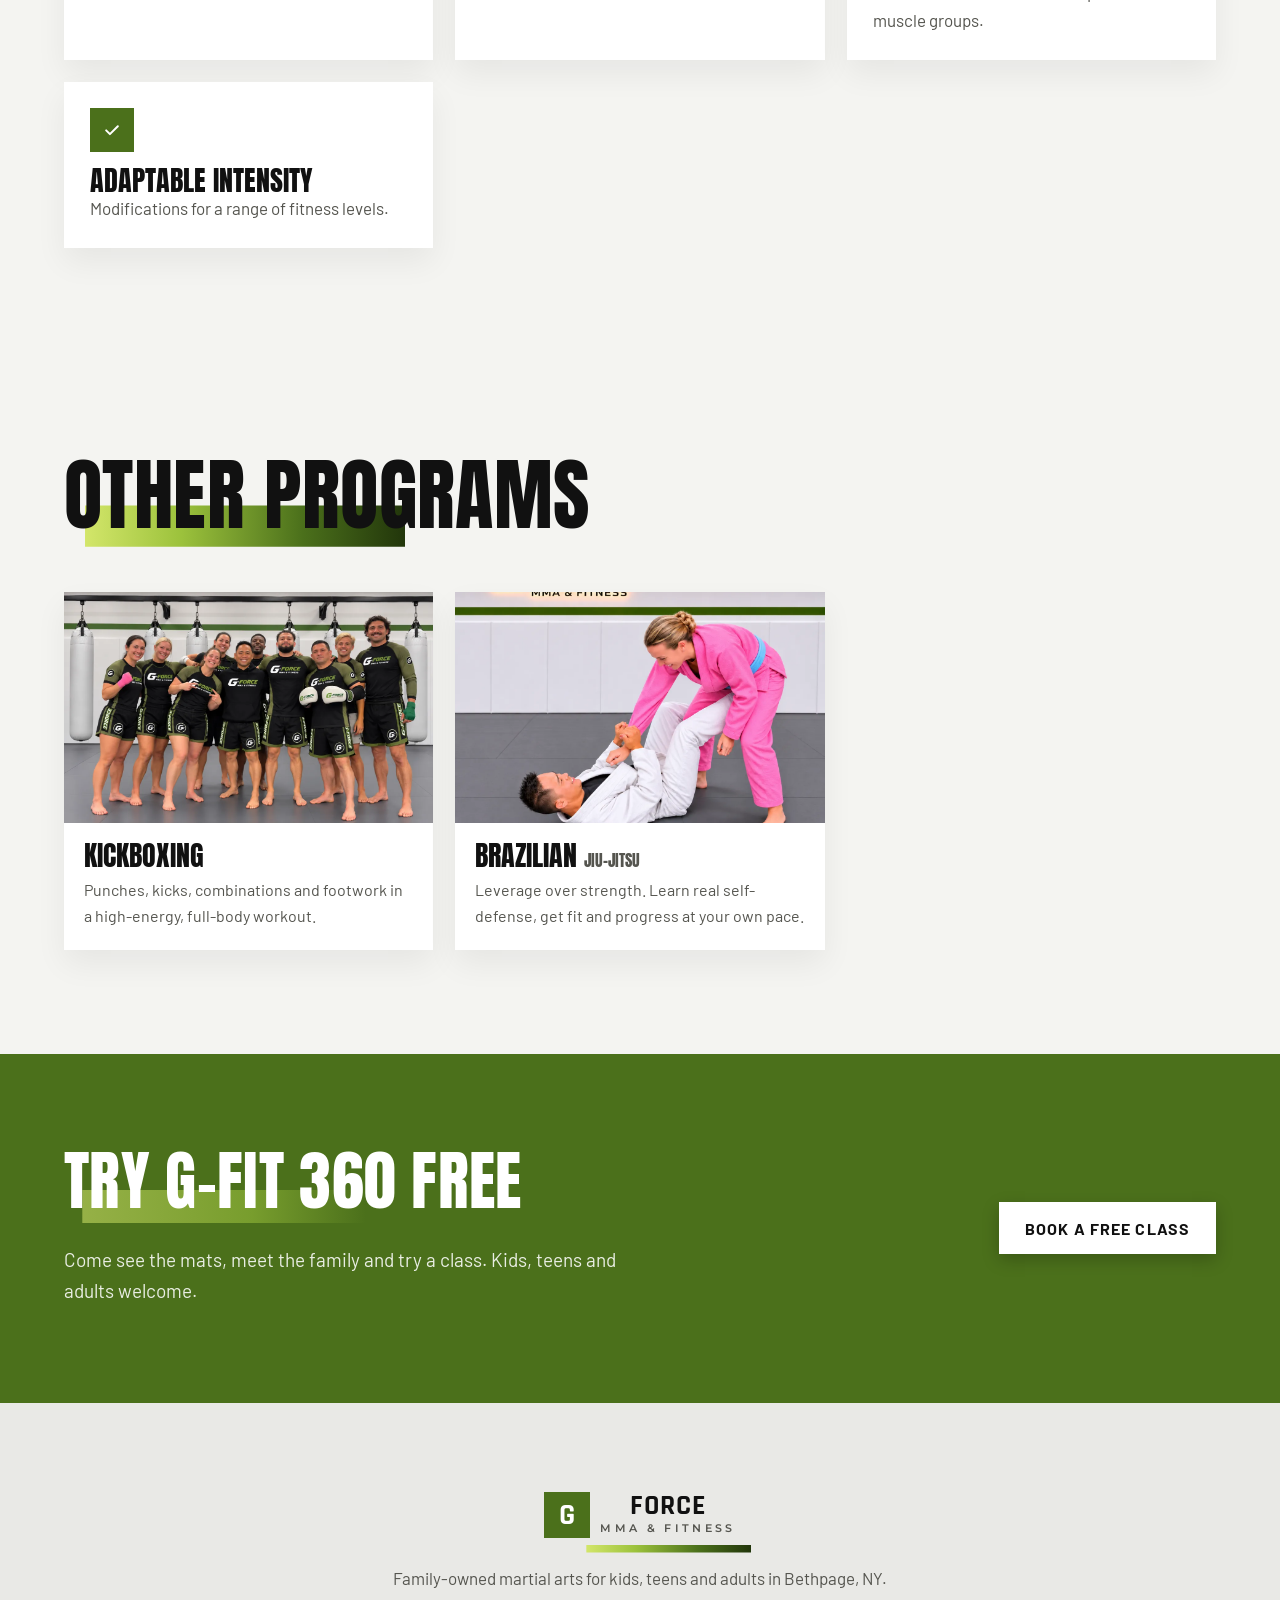
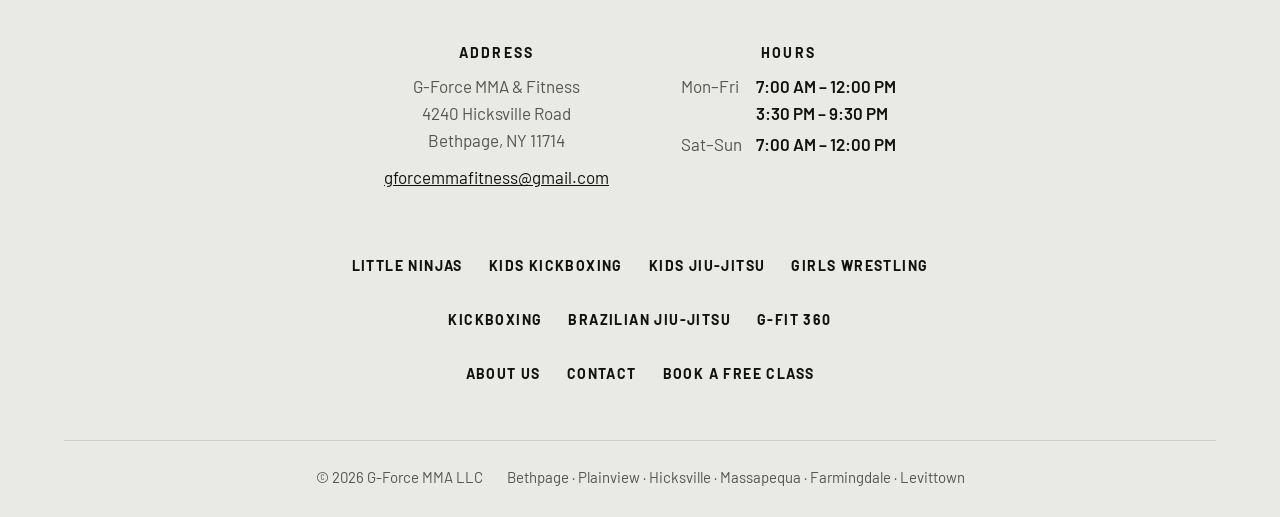
<file: g-fit-360.html>
<!doctype html>
<html lang="en"><head><meta charset="utf-8"><meta name="viewport" content="width=device-width,initial-scale=1,viewport-fit=cover">
<meta name="robots" content="index,follow,noimageindex,max-image-preview:none">
<title>G-Fit 360 in Bethpage, NY | G-Force MMA</title>
<meta name="description" content="G-Fit 360 in Bethpage, NY: 45 minutes of strength, cardio and functional movement at your own pace. All levels. First class free.">
<link rel="canonical" href="https://g-forcemma.com/g-fit-360.html">
<meta property="og:type" content="website"><meta property="og:site_name" content="G-Force MMA &amp; Fitness">
<meta property="og:title" content="G-Fit 360 in Bethpage, NY | G-Force MMA"><meta property="og:description" content="G-Fit 360 in Bethpage, NY: 45 minutes of strength, cardio and functional movement at your own pace. All levels. First class free.">
<meta property="og:url" content="https://g-forcemma.com/g-fit-360.html"><meta property="og:image" content="https://g-forcemma.com/img/og-image.jpg">
<meta property="og:image:width" content="1200"><meta property="og:image:height" content="630"><meta property="og:image:alt" content="Adult kickboxing class in G-Force gear at G-Force MMA &amp; Fitness">
<meta name="twitter:card" content="summary_large_image">
<link rel="icon" href="favicon.ico" sizes="32x32"><link rel="icon" type="image/png" sizes="192x192" href="img/icon-192.png"><link rel="apple-touch-icon" href="img/apple-touch-icon.png">
<meta name="theme-color" content="#FFFFFF">
<link rel="preconnect" href="https://fonts.googleapis.com">
<link rel="preconnect" href="https://fonts.gstatic.com" crossorigin>
<link rel="stylesheet" href="https://fonts.googleapis.com/css2?family=Anton&family=Barlow:wght@400;500;600;700&family=Rajdhani:wght@700&family=Montserrat:wght@600&display=swap">
<link rel="stylesheet" href="site.css">
<script>if(!matchMedia("(prefers-reduced-motion: reduce)").matches)document.documentElement.classList.add("motion")</script>

<script>
window.GF_CONFIG = {
  formEndpoint: "", mailto: "gforcemmafitness@gmail.com",   // GoHighLevel inbound-webhook URL (or any POST endpoint). Empty = draft mode.
  ga4: "",            // e.g. "G-XXXXXXX"
  metaPixel: ""       // e.g. "123456789012345"
};
window.dataLayer = window.dataLayer || [];
</script>
<script type="application/ld+json">{"@context": "https://schema.org", "@type": "SportsActivityLocation", "@id": "https://g-forcemma.com/#business", "name": "G-Force MMA & Fitness", "legalName": "G-Force MMA LLC", "url": "https://g-forcemma.com/", "email": "gforcemmafitness@gmail.com", "address": {"@type": "PostalAddress", "streetAddress": "4240 Hicksville Road", "addressLocality": "Bethpage", "addressRegion": "NY", "postalCode": "11714", "addressCountry": "US"}, "openingHoursSpecification": [{"@type": "OpeningHoursSpecification", "dayOfWeek": ["Monday", "Tuesday", "Wednesday", "Thursday", "Friday"], "opens": "07:00", "closes": "12:00"}, {"@type": "OpeningHoursSpecification", "dayOfWeek": ["Monday", "Tuesday", "Wednesday", "Thursday", "Friday"], "opens": "15:30", "closes": "21:30"}, {"@type": "OpeningHoursSpecification", "dayOfWeek": ["Saturday", "Sunday"], "opens": "07:00", "closes": "12:00"}], "areaServed": ["Bethpage", "Plainview", "Hicksville", "Massapequa", "Farmingdale", "Levittown", "Syosset", "Seaford", "Wantagh", "Jericho"], "image": "https://g-forcemma.com/img/og-image.jpg", "hasMap": "https://www.google.com/maps/search/?api=1&query=4240+Hicksville+Road+Bethpage+NY+11714", "description": "Family-owned martial arts in Bethpage, NY. Kids' classes from age 3, girls' wrestling, and adult BJJ, kickboxing and G-Fit 360. Your first class is free."}</script>
<script type="application/ld+json">{"@context": "https://schema.org", "@type": "BreadcrumbList", "itemListElement": [{"@type": "ListItem", "position": 1, "name": "Home", "item": "https://g-forcemma.com/"}, {"@type": "ListItem", "position": 2, "name": "Adults", "item": "https://g-forcemma.com/#programs"}, {"@type": "ListItem", "position": 3, "name": "G-Fit 360", "item": "https://g-forcemma.com/g-fit-360.html"}]}</script>
</head><body>
<a class="skip" href="#top">Skip to content</a>
<svg width="0" height="0" style="position:absolute" aria-hidden="true">
  <defs>
    <symbol id="i-pin" viewBox="0 0 24 24" fill="none" stroke="currentColor" stroke-width="2" stroke-linecap="round" stroke-linejoin="round"><path d="M12 21s-7-6.2-7-11.5A7 7 0 0 1 19 9.5C19 14.8 12 21 12 21z"/><circle cx="12" cy="9.5" r="2.5"/></symbol>
    <symbol id="i-phone" viewBox="0 0 24 24" fill="none" stroke="currentColor" stroke-width="2" stroke-linecap="round" stroke-linejoin="round"><path d="M5 4h4l2 5-2.5 1.5a11 11 0 0 0 5 5L15 13l5 2v4a2 2 0 0 1-2 2A16 16 0 0 1 3 6a2 2 0 0 1 2-2"/></symbol>
    <symbol id="i-check" viewBox="0 0 24 24" fill="none" stroke="currentColor" stroke-width="2.4" stroke-linecap="round" stroke-linejoin="round"><path d="M5 12.5l4.5 4.5L19 7.5"/></symbol>
    <symbol id="i-cam" viewBox="0 0 24 24" fill="none" stroke="currentColor" stroke-width="2" stroke-linecap="round" stroke-linejoin="round"><path d="M4 8h3l2-3h6l2 3h3v11H4z"/><circle cx="12" cy="13" r="3.5"/></symbol>
    <symbol id="i-family" viewBox="0 0 24 24" fill="none" stroke="currentColor" stroke-width="2" stroke-linecap="round" stroke-linejoin="round"><circle cx="7" cy="6" r="2.5"/><circle cx="17" cy="6" r="2.5"/><circle cx="12" cy="12" r="2"/><path d="M3 21v-5a4 4 0 0 1 8 0M13 21v-5a4 4 0 0 1 8 0M9.5 21v-2.5a2.5 2.5 0 0 1 5 0V21"/></symbol>
    <symbol id="i-child" viewBox="0 0 24 24" fill="none" stroke="currentColor" stroke-width="2" stroke-linecap="round" stroke-linejoin="round"><circle cx="12" cy="5" r="2.5"/><path d="M12 8v7M7 10l5 1 5-1M9 21l3-6 3 6"/></symbol>
    <symbol id="i-eye" viewBox="0 0 24 24" fill="none" stroke="currentColor" stroke-width="2" stroke-linecap="round" stroke-linejoin="round"><path d="M2 12s3.6-7 10-7 10 7 10 7-3.6 7-10 7S2 12 2 12z"/><circle cx="12" cy="12" r="3"/></symbol>
    <symbol id="i-car" viewBox="0 0 24 24" fill="none" stroke="currentColor" stroke-width="2" stroke-linecap="round" stroke-linejoin="round"><path d="M4 16v-4l2-5h12l2 5v4z"/><path d="M4 12h16"/><circle cx="7.5" cy="16.5" r="1.8"/><circle cx="16.5" cy="16.5" r="1.8"/></symbol>
    <symbol id="i-shield" viewBox="0 0 24 24" fill="none" stroke="currentColor" stroke-width="2" stroke-linecap="round" stroke-linejoin="round"><path d="M12 3l8 3v6c0 5-3.5 8-8 9-4.5-1-8-4-8-9V6z"/><path d="M8.5 12l2.5 2.5 4.5-5"/></symbol>
    <symbol id="i-target" viewBox="0 0 24 24" fill="none" stroke="currentColor" stroke-width="2" stroke-linecap="round" stroke-linejoin="round"><circle cx="12" cy="12" r="8.5"/><circle cx="12" cy="12" r="4.5"/><circle cx="12" cy="12" r="1"/></symbol>
    <symbol id="i-balance" viewBox="0 0 24 24" fill="none" stroke="currentColor" stroke-width="2" stroke-linecap="round" stroke-linejoin="round"><circle cx="12" cy="4.5" r="2"/><path d="M12 7v7M4 10h16M8 21l4-7 4 7"/></symbol>
    <symbol id="i-star" viewBox="0 0 24 24" fill="none" stroke="currentColor" stroke-width="2" stroke-linecap="round" stroke-linejoin="round"><path d="M12 3.5l2.6 5.3 5.9.9-4.3 4.1 1 5.8L12 16.8l-5.2 2.8 1-5.8-4.3-4.1 5.9-.9z"/></symbol>
    <symbol id="i-shower" viewBox="0 0 24 24" fill="none" stroke="currentColor" stroke-width="2" stroke-linecap="round" stroke-linejoin="round"><path d="M5 21V8a4 4 0 0 1 8 0"/><path d="M10 11h7a0 0 0 0 1 0 0 3.5 3.5 0 0 0-7 0z"/><path d="M11.5 15v1M14 15v2M16.5 15v1"/></symbol>
    <symbol id="i-snow" viewBox="0 0 24 24" fill="none" stroke="currentColor" stroke-width="2" stroke-linecap="round" stroke-linejoin="round"><path d="M12 2v20M4.5 6.5l15 11M19.5 6.5l-15 11"/></symbol>
    <symbol id="i-wifi" viewBox="0 0 24 24" fill="none" stroke="currentColor" stroke-width="2" stroke-linecap="round" stroke-linejoin="round"><path d="M2.5 9a14 14 0 0 1 19 0M5.5 12.5a9.5 9.5 0 0 1 13 0M8.5 16a5 5 0 0 1 7 0"/><circle cx="12" cy="19.5" r="1"/></symbol>
    <symbol id="i-dumbbell" viewBox="0 0 24 24" fill="none" stroke="currentColor" stroke-width="2" stroke-linecap="round" stroke-linejoin="round"><path d="M7 12h10M4 8v8M7 6v12M17 6v12M20 8v8"/></symbol>
    <symbol id="i-bag" viewBox="0 0 24 24" fill="none" stroke="currentColor" stroke-width="2" stroke-linecap="round" stroke-linejoin="round"><path d="M12 2v3"/><rect x="7" y="5" width="10" height="16" rx="4"/></symbol>
    <symbol id="i-lock" viewBox="0 0 24 24" fill="none" stroke="currentColor" stroke-width="2" stroke-linecap="round" stroke-linejoin="round"><rect x="5" y="3" width="14" height="18" rx="2"/><path d="M12 3v18M8.5 10v2M15.5 10v2"/></symbol>
    <symbol id="i-access" viewBox="0 0 24 24" fill="none" stroke="currentColor" stroke-width="2" stroke-linecap="round" stroke-linejoin="round"><circle cx="12" cy="4" r="2"/><path d="M5 8l7 1.5L19 8M12 9.5V15l-3 6M12 15l3 6"/></symbol>
    <symbol id="i-menu" viewBox="0 0 24 24" fill="none" stroke="currentColor" stroke-width="2" stroke-linecap="round"><path d="M4 7h16M4 12h16M4 17h16"/></symbol>
    <symbol id="i-arrow" viewBox="0 0 24 24" fill="none" stroke="currentColor" stroke-width="2.2" stroke-linecap="round" stroke-linejoin="round"><path d="M5 12h14M13 6l6 6-6 6"/></symbol>
  <symbol id="i-chev" viewBox="0 0 24 24" fill="none" stroke="currentColor" stroke-width="2.4" stroke-linecap="round" stroke-linejoin="round"><path d="M6 9l6 6 6-6"/></symbol>
    <symbol id="i-mail" viewBox="0 0 24 24" fill="none" stroke="currentColor" stroke-width="2" stroke-linecap="round" stroke-linejoin="round"><rect x="3" y="5" width="18" height="14" rx="2"/><path d="M3 7l9 6 9-6"/></symbol>
  </defs>
</svg>
<div class="tick" role="region" aria-label="Highlights"><div class="tick-track"><div class="tick-run"><span class="tick-i">Your First Class is Free</span><span class="tick-i">Beginner Friendly / No Experience Necessary</span><span class="tick-i">BJJ</span><span class="tick-i">Muay Thai / Kickboxing</span><span class="tick-i">Wrestling</span><span class="tick-i">Pre-school Programs</span><span class="tick-i">Self-Defense</span><span class="tick-i">Anti-Bullying</span><span class="tick-i">Family-owned in Bethpage</span><span class="tick-i">4240 Hicksville Road NY</span></div><div class="tick-run" aria-hidden="true"><span class="tick-i">Your First Class is Free</span><span class="tick-i">Beginner Friendly / No Experience Necessary</span><span class="tick-i">BJJ</span><span class="tick-i">Muay Thai / Kickboxing</span><span class="tick-i">Wrestling</span><span class="tick-i">Pre-school Programs</span><span class="tick-i">Self-Defense</span><span class="tick-i">Anti-Bullying</span><span class="tick-i">Family-owned in Bethpage</span><span class="tick-i">4240 Hicksville Road NY</span></div></div></div>
<header class="hdr">
  <div class="wrap">
    <a class="logo" href="./" aria-label="G-Force MMA &amp; Fitness home"><span class="g" aria-hidden="true">G</span><span class="wm"><b>FORCE</b><small>MMA &amp; FITNESS</small></span></a>
    <a class="btn btn-primary btn-sm hdr-cta" href="contact.html#book">Book a Free Class</a>
    <button class="menu-btn" type="button" aria-expanded="false" aria-controls="mainnav" id="menuBtn"><span class="mb-t">Menu</span><span class="mb-i" aria-hidden="true"><i></i><i></i><i></i></span></button>
  </div>
  <nav class="nav" aria-label="Main" id="mainnav">
    <div class="wrap">
      <div class="nav-cols"><div class="nav-col"><p class="nav-h">Kids &amp; Teens</p><a href="little-ninjas.html">Little Ninjas</a><a href="kids-kickboxing.html">Kids Kickboxing</a><a href="kids-jiu-jitsu.html">Kids Jiu-Jitsu</a><a href="girls-wrestling.html">Girls Wrestling</a></div><div class="nav-col"><p class="nav-h">Adults</p><a href="kickboxing.html">Kickboxing</a><a href="jiu-jitsu.html">Brazilian Jiu-Jitsu</a><a href="g-fit-360.html" aria-current="page">G-Fit 360</a></div><div class="nav-col"><p class="nav-h">G-Force</p><a href="./">Home</a><a href="about.html">About Us</a><a href="contact.html">Contact</a></div></div>
      <div class="nav-foot"><p>4240 Hicksville Road, Bethpage, NY 11714</p><a class="btn btn-primary" href="contact.html#book">Book a Free Class</a></div>
    </div>
  </nav>
</header>
<main id="top">
<nav class="crumbs" aria-label="Breadcrumb"><div class="wrap"><a href="./">Home</a> <span aria-hidden="true">/</span> <span aria-current="page">Adults</span> <span aria-hidden="true">/</span> <span aria-current="page">G-Fit 360</span></div></nav>
<section class="phero" aria-labelledby="ph1"><div class="wrap">
  <div>
    <p class="eyebrow"><span class="belt" aria-hidden="true"><span class="tip"><i></i><i></i><i></i><i></i></span></span>Adults · Bethpage, NY</p>
    <h1 id="ph1"><span class="nw">G-Fit</span> 360 in Bethpage</h1>
    <div class="chips" style="margin-top:18px"><span class="chip">Adults</span><span class="chip alt">45 Minutes</span></div>
    <p class="lede" style="margin-top:18px">Strength, cardio and functional movement in 45 minutes, at your own pace.</p>
    <div class="ctas"><a class="btn btn-primary" href="contact.html?program=g-fit-360#book">Try G-Fit 360 Free</a></div>
    <p class="reassure"><svg aria-hidden="true"><use href="#i-check"/></svg>Your first class is free. No experience needed.</p>
  </div>
  <div class="phero-media"><div class="photo has-img "><picture><source type="image/webp" srcset="img/g-fit-360-480.webp 480w, img/g-fit-360.webp 1200w" sizes="(max-width: 900px) 100vw, 50vw"><img src="img/g-fit-360.jpg" alt="G-Fit 360 class training with battle ropes, kettlebells and medicine balls" style="object-position:center 30%" loading="lazy" decoding="async" width="1200" height="800"></picture></div></div>
</div></section>

<section aria-labelledby="what-h"><div class="wrap split-text">
  <div class="sec-head"><h2 id="what-h">What happens in class</h2></div>
  <div><p class="prose">G-Fit 360 is a 45-minute full-body workout that mixes strength, cardio and functional movement. You alternate work intervals with recovery to build stamina, strength and conditioning. No martial arts experience needed. Come ready to move and work at your own pace.</p></div>
</div></section>

<section class="mist" aria-labelledby="ben-h"><div class="wrap">
  <div class="sec-head"><h2 id="ben-h">Benefits</h2></div>
  <ul class="ben"><li><span class="ic"><svg aria-hidden="true"><use href="#i-check"/></svg></span><div><h3>45-Minute Classes</h3><p>In and out in 45 minutes.</p></div></li><li><span class="ic"><svg aria-hidden="true"><use href="#i-check"/></svg></span><div><h3>Strength and Cardio</h3><p>Resistance and cardiovascular exercises.</p></div></li><li><span class="ic"><svg aria-hidden="true"><use href="#i-check"/></svg></span><div><h3>Full-Body Movement</h3><p>Functional exercises for multiple muscle groups.</p></div></li><li><span class="ic"><svg aria-hidden="true"><use href="#i-check"/></svg></span><div><h3>Adaptable Intensity</h3><p>Modifications for a range of fitness levels.</p></div></li></ul>
</div></section>







<section class="mist" aria-labelledby="rel-h"><div class="wrap">
  <div class="sec-head"><h2 id="rel-h">Other programs</h2></div>
  <div class="rel-grid"><a class="rel" href="kickboxing.html"><div class="photo has-img "><picture><source type="image/webp" srcset="img/adult-kickboxing-480.webp 480w, img/adult-kickboxing.webp 1200w" sizes="(max-width: 900px) 100vw, 50vw"><img src="img/adult-kickboxing.jpg" alt="Adult kickboxing class in G-Force gear" style="object-position:center 30%" loading="lazy" decoding="async" width="1200" height="852"></picture></div><span class="rel-b"><b>Kickboxing</b><span>Punches, kicks, combinations and footwork in a high-energy, full-body workout.</span></span></a><a class="rel" href="jiu-jitsu.html"><div class="photo has-img "><picture><source type="image/webp" srcset="img/adult-jiu-jitsu-480.webp 480w, img/adult-jiu-jitsu.webp 1200w" sizes="(max-width: 900px) 100vw, 50vw"><img src="img/adult-jiu-jitsu.jpg" alt="Adult Brazilian jiu-jitsu students drilling on the mat" style="object-position:center 60%" loading="lazy" decoding="async" width="1200" height="974"></picture></div><span class="rel-b"><b>Brazilian <span class="nw">Jiu-Jitsu</span></b><span>Leverage over strength. Learn real self-defense, get fit and progress at your own pace.</span></span></a></div>
</div></section>
<section class="cta-band" aria-label="Book a free class"><div class="wrap">
  <div><h2>Try <span class="nw">G-Fit</span> 360 free<span class="volt"></span></h2><p class="lede">Come see the mats, meet the family and try a class. Kids, teens and adults welcome.</p></div>
  <div class="cta-row"><a class="btn btn-primary" href="contact.html#book">Book a Free Class</a></div>
</div></section>
</main>
<footer class="foot">
  <div class="wrap">
    <div class="foot-logo"><a class="logo" href="./" aria-label="G-Force MMA &amp; Fitness home"><span class="g" aria-hidden="true">G</span><span class="wm"><b>FORCE</b><small>MMA &amp; FITNESS</small></span></a></div>
    <p class="foot-tag">Family-owned martial arts for kids, teens and adults in Bethpage, NY.</p>
    <div class="foot-cols">
      <div><h4>Address</h4><p>G-Force MMA &amp; Fitness<br>4240 Hicksville Road<br>Bethpage, NY 11714</p><p><a href="mailto:gforcemmafitness@gmail.com">gforcemmafitness@gmail.com</a></p></div>
      <div><h4>Hours</h4><dl class="foot-hours"><dt>Mon–Fri</dt><dd>7:00 AM – 12:00 PM<br>3:30 PM – 9:30 PM</dd><dt>Sat–Sun</dt><dd>7:00 AM – 12:00 PM</dd></dl></div>
    </div>
    <nav class="foot-links" aria-label="Kids and teens programs"><a href="little-ninjas.html">Little Ninjas</a><a href="kids-kickboxing.html">Kids Kickboxing</a><a href="kids-jiu-jitsu.html">Kids Jiu-Jitsu</a><a href="girls-wrestling.html">Girls Wrestling</a></nav>
    <nav class="foot-links foot-links-2" aria-label="Adult programs"><a href="kickboxing.html">Kickboxing</a><a href="jiu-jitsu.html">Brazilian Jiu-Jitsu</a><a href="g-fit-360.html">G-Fit 360</a></nav>
    <nav class="foot-links foot-links-2" aria-label="Site"><a href="about.html">About Us</a><a href="contact.html">Contact</a><a href="contact.html#book">Book a Free Class</a></nav>
    <div class="base"><span>© 2026 G-Force MMA LLC</span><span>Bethpage · Plainview · Hicksville · Massapequa · Farmingdale · Levittown</span></div>
  </div>
</footer>
<div class="mcta">
  <a class="btn btn-primary" href="contact.html#book">Book a Free Class</a>
  <a class="call" href="mailto:gforcemmafitness@gmail.com" aria-label="Email G-Force"><svg aria-hidden="true"><use href="#i-mail"/></svg></a>
</div>
<script src="schedule-data.js"></script>
<script src="site.js"></script>
<script src="motion.js" defer></script>
<script src="booking.js" defer></script>

</body></html>
</file>
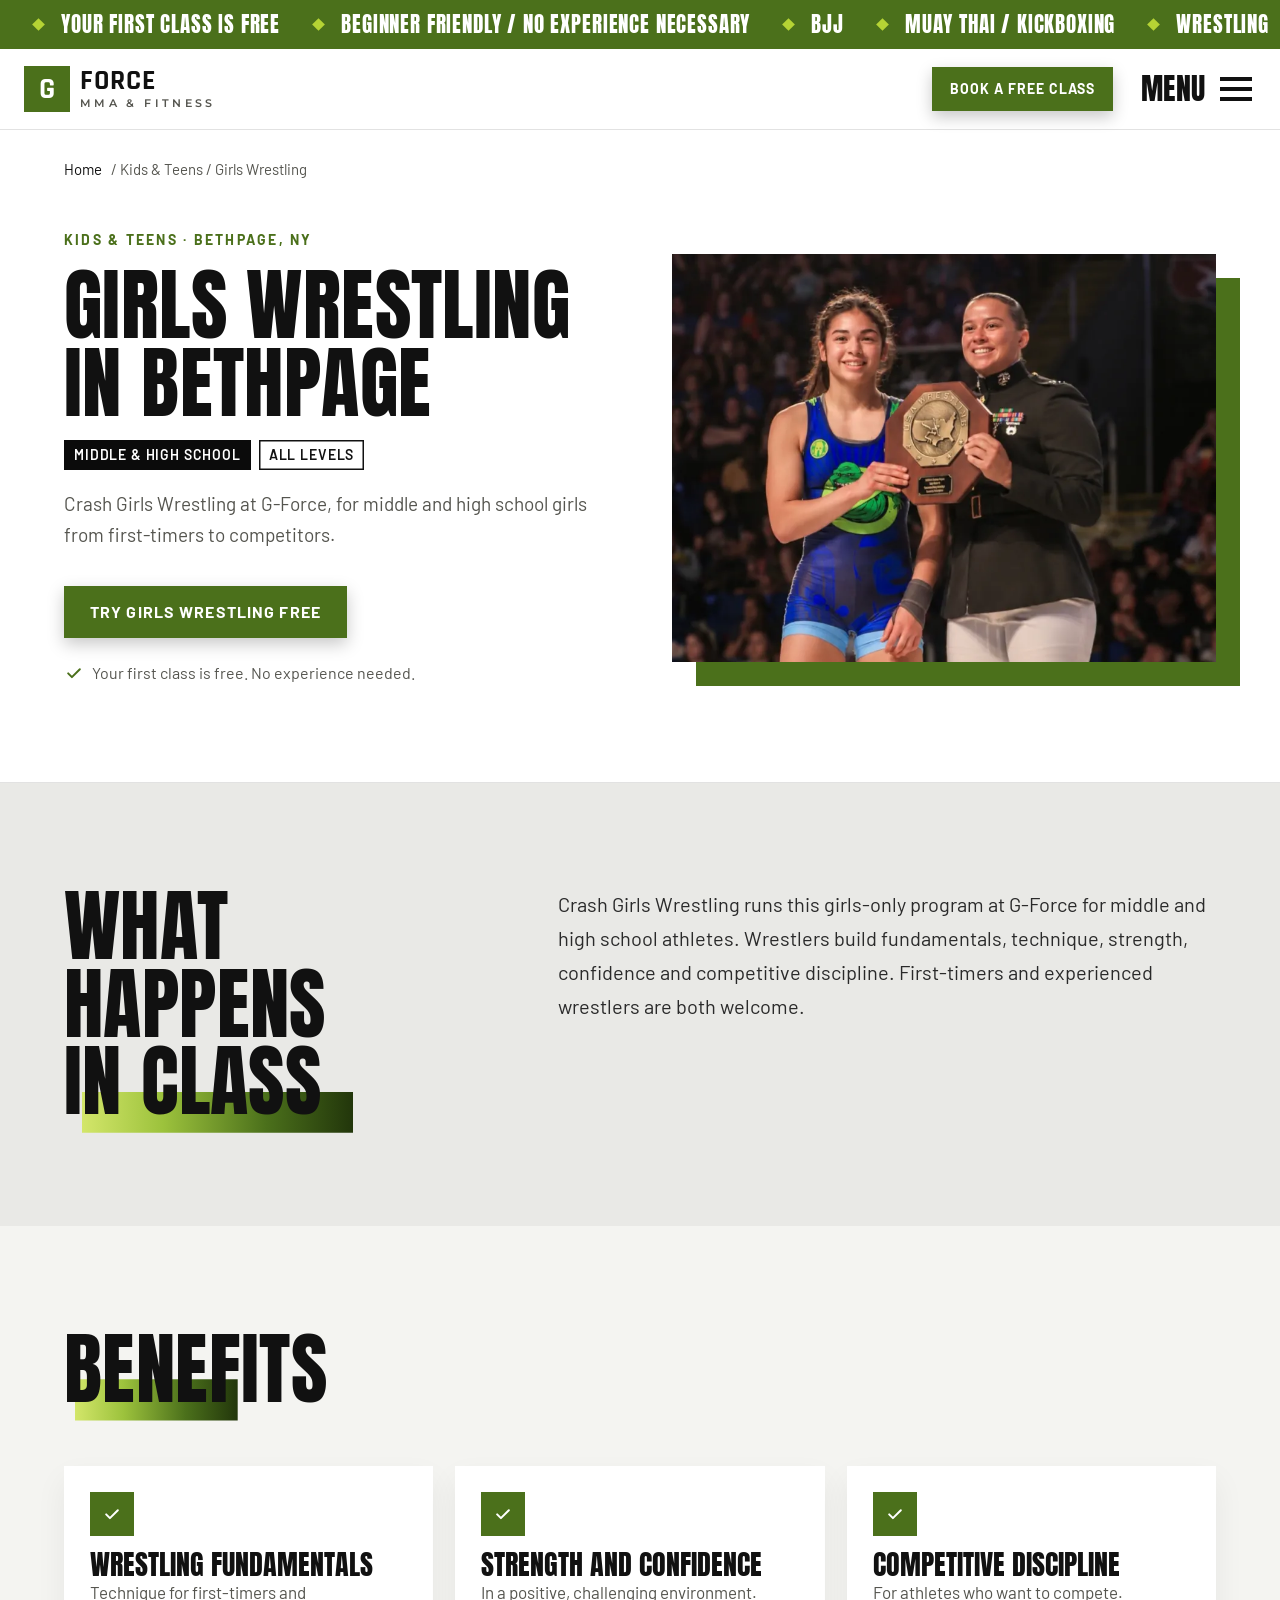
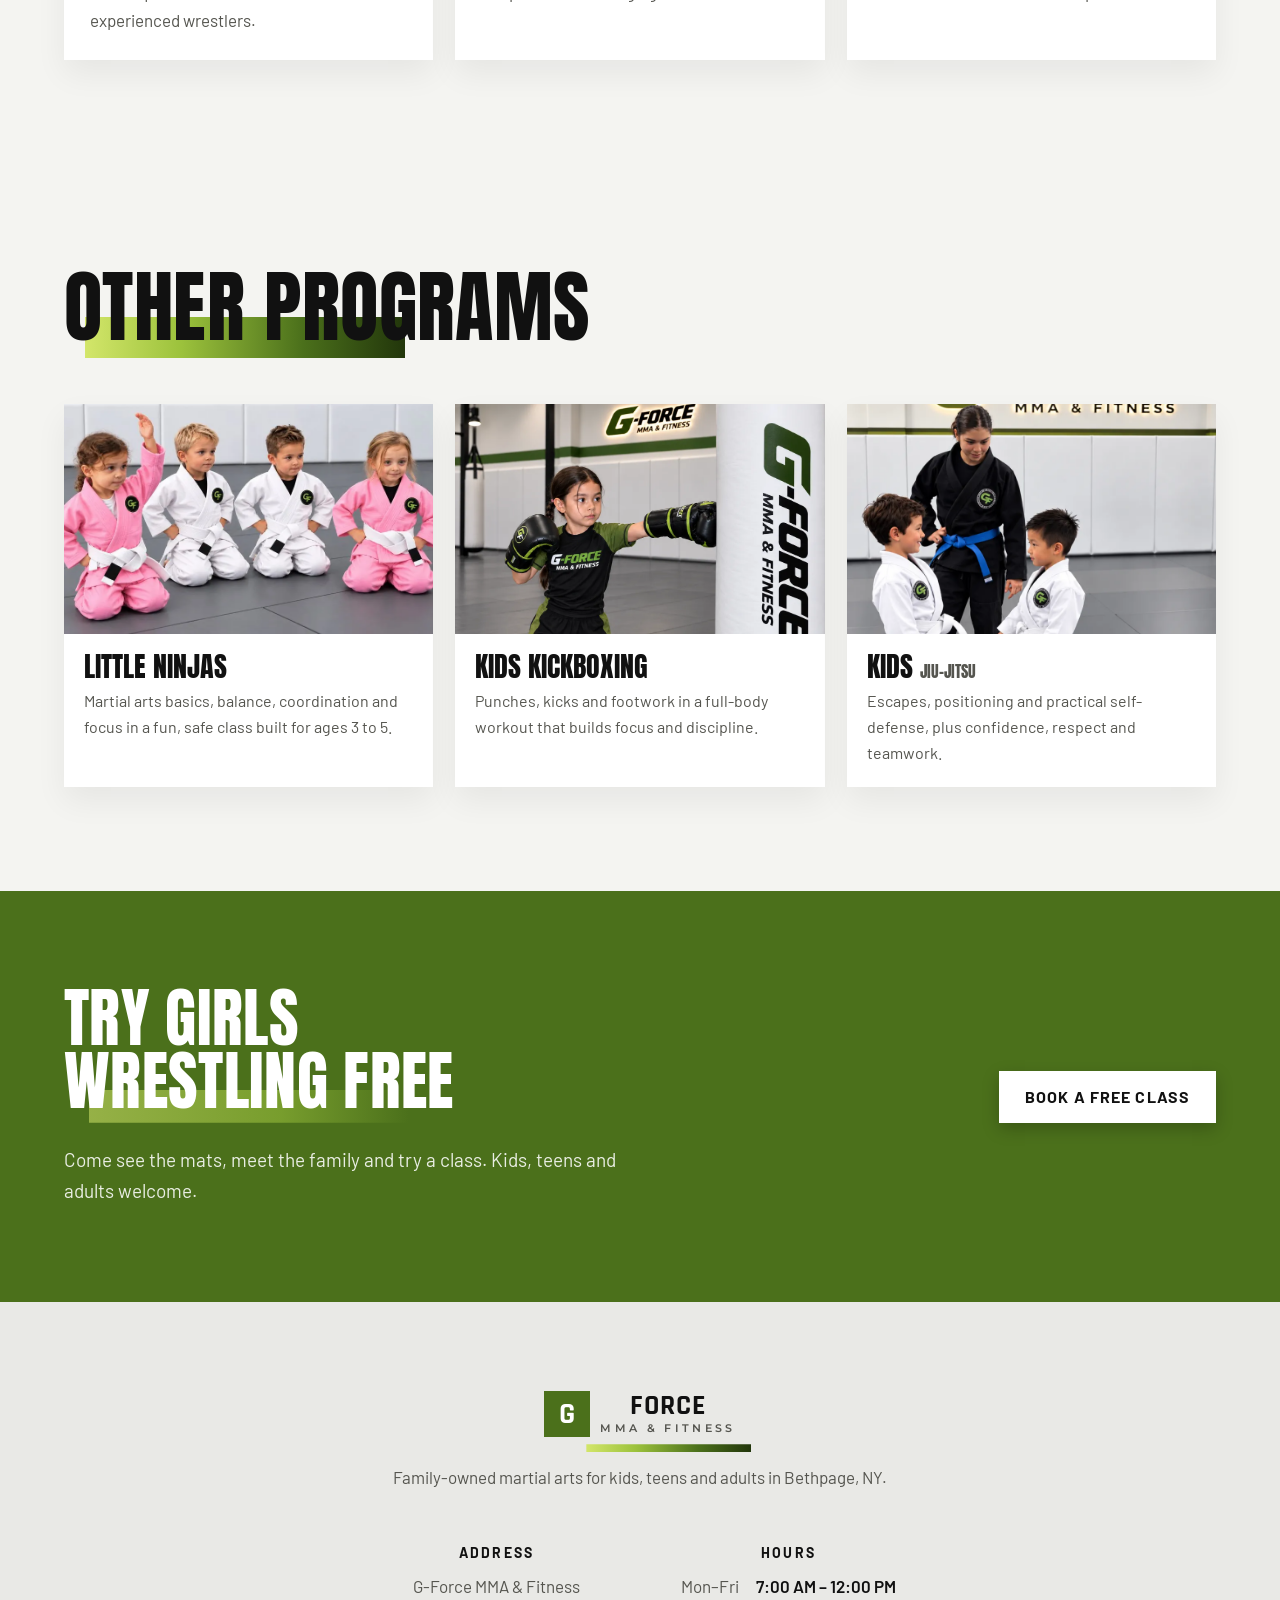
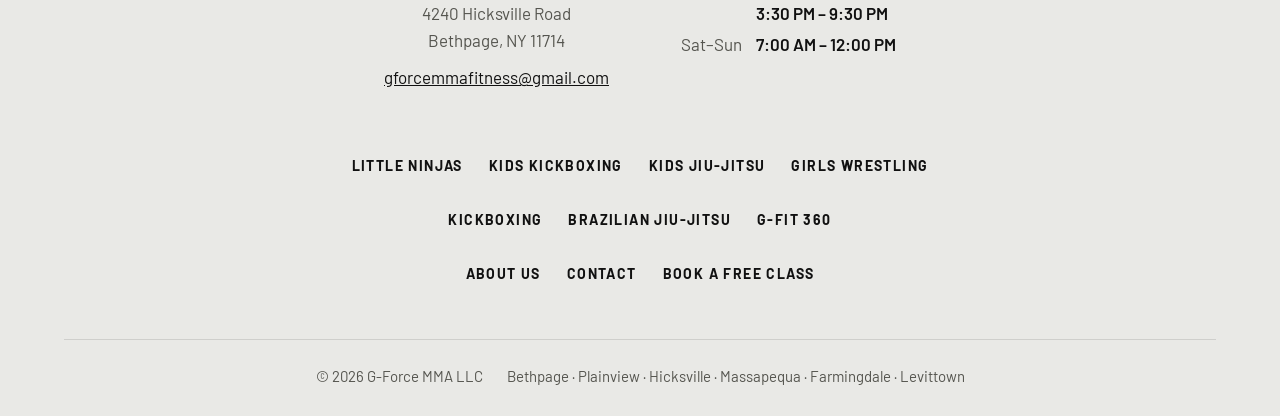
<file: girls-wrestling.html>
<!doctype html>
<html lang="en"><head><meta charset="utf-8"><meta name="viewport" content="width=device-width,initial-scale=1,viewport-fit=cover">
<meta name="robots" content="index,follow,noimageindex,max-image-preview:none">
<title>Girls Wrestling in Bethpage, NY | G-Force MMA</title>
<meta name="description" content="Crash Girls Wrestling at G-Force MMA &amp; Fitness in Bethpage, NY, for middle and high school girls from first-timers to competitors. First class free.">
<link rel="canonical" href="https://g-forcemma.com/girls-wrestling.html">
<meta property="og:type" content="website"><meta property="og:site_name" content="G-Force MMA &amp; Fitness">
<meta property="og:title" content="Girls Wrestling in Bethpage, NY | G-Force MMA"><meta property="og:description" content="Crash Girls Wrestling at G-Force MMA &amp; Fitness in Bethpage, NY, for middle and high school girls from first-timers to competitors. First class free.">
<meta property="og:url" content="https://g-forcemma.com/girls-wrestling.html"><meta property="og:image" content="https://g-forcemma.com/img/og-image.jpg">
<meta property="og:image:width" content="1200"><meta property="og:image:height" content="630"><meta property="og:image:alt" content="Adult kickboxing class in G-Force gear at G-Force MMA &amp; Fitness">
<meta name="twitter:card" content="summary_large_image">
<link rel="icon" href="favicon.ico" sizes="32x32"><link rel="icon" type="image/png" sizes="192x192" href="img/icon-192.png"><link rel="apple-touch-icon" href="img/apple-touch-icon.png">
<meta name="theme-color" content="#FFFFFF">
<link rel="preconnect" href="https://fonts.googleapis.com">
<link rel="preconnect" href="https://fonts.gstatic.com" crossorigin>
<link rel="stylesheet" href="https://fonts.googleapis.com/css2?family=Anton&family=Barlow:wght@400;500;600;700&family=Rajdhani:wght@700&family=Montserrat:wght@600&display=swap">
<link rel="stylesheet" href="site.css">
<script>if(!matchMedia("(prefers-reduced-motion: reduce)").matches)document.documentElement.classList.add("motion")</script>

<script>
window.GF_CONFIG = {
  formEndpoint: "", mailto: "gforcemmafitness@gmail.com",   // GoHighLevel inbound-webhook URL (or any POST endpoint). Empty = draft mode.
  ga4: "",            // e.g. "G-XXXXXXX"
  metaPixel: ""       // e.g. "123456789012345"
};
window.dataLayer = window.dataLayer || [];
</script>
<script type="application/ld+json">{"@context": "https://schema.org", "@type": "SportsActivityLocation", "@id": "https://g-forcemma.com/#business", "name": "G-Force MMA & Fitness", "legalName": "G-Force MMA LLC", "url": "https://g-forcemma.com/", "email": "gforcemmafitness@gmail.com", "address": {"@type": "PostalAddress", "streetAddress": "4240 Hicksville Road", "addressLocality": "Bethpage", "addressRegion": "NY", "postalCode": "11714", "addressCountry": "US"}, "openingHoursSpecification": [{"@type": "OpeningHoursSpecification", "dayOfWeek": ["Monday", "Tuesday", "Wednesday", "Thursday", "Friday"], "opens": "07:00", "closes": "12:00"}, {"@type": "OpeningHoursSpecification", "dayOfWeek": ["Monday", "Tuesday", "Wednesday", "Thursday", "Friday"], "opens": "15:30", "closes": "21:30"}, {"@type": "OpeningHoursSpecification", "dayOfWeek": ["Saturday", "Sunday"], "opens": "07:00", "closes": "12:00"}], "areaServed": ["Bethpage", "Plainview", "Hicksville", "Massapequa", "Farmingdale", "Levittown", "Syosset", "Seaford", "Wantagh", "Jericho"], "image": "https://g-forcemma.com/img/og-image.jpg", "hasMap": "https://www.google.com/maps/search/?api=1&query=4240+Hicksville+Road+Bethpage+NY+11714", "description": "Family-owned martial arts in Bethpage, NY. Kids' classes from age 3, girls' wrestling, and adult BJJ, kickboxing and G-Fit 360. Your first class is free."}</script>
<script type="application/ld+json">{"@context": "https://schema.org", "@type": "BreadcrumbList", "itemListElement": [{"@type": "ListItem", "position": 1, "name": "Home", "item": "https://g-forcemma.com/"}, {"@type": "ListItem", "position": 2, "name": "Kids & teens", "item": "https://g-forcemma.com/#programs"}, {"@type": "ListItem", "position": 3, "name": "Girls Wrestling", "item": "https://g-forcemma.com/girls-wrestling.html"}]}</script>
</head><body>
<a class="skip" href="#top">Skip to content</a>
<svg width="0" height="0" style="position:absolute" aria-hidden="true">
  <defs>
    <symbol id="i-pin" viewBox="0 0 24 24" fill="none" stroke="currentColor" stroke-width="2" stroke-linecap="round" stroke-linejoin="round"><path d="M12 21s-7-6.2-7-11.5A7 7 0 0 1 19 9.5C19 14.8 12 21 12 21z"/><circle cx="12" cy="9.5" r="2.5"/></symbol>
    <symbol id="i-phone" viewBox="0 0 24 24" fill="none" stroke="currentColor" stroke-width="2" stroke-linecap="round" stroke-linejoin="round"><path d="M5 4h4l2 5-2.5 1.5a11 11 0 0 0 5 5L15 13l5 2v4a2 2 0 0 1-2 2A16 16 0 0 1 3 6a2 2 0 0 1 2-2"/></symbol>
    <symbol id="i-check" viewBox="0 0 24 24" fill="none" stroke="currentColor" stroke-width="2.4" stroke-linecap="round" stroke-linejoin="round"><path d="M5 12.5l4.5 4.5L19 7.5"/></symbol>
    <symbol id="i-cam" viewBox="0 0 24 24" fill="none" stroke="currentColor" stroke-width="2" stroke-linecap="round" stroke-linejoin="round"><path d="M4 8h3l2-3h6l2 3h3v11H4z"/><circle cx="12" cy="13" r="3.5"/></symbol>
    <symbol id="i-family" viewBox="0 0 24 24" fill="none" stroke="currentColor" stroke-width="2" stroke-linecap="round" stroke-linejoin="round"><circle cx="7" cy="6" r="2.5"/><circle cx="17" cy="6" r="2.5"/><circle cx="12" cy="12" r="2"/><path d="M3 21v-5a4 4 0 0 1 8 0M13 21v-5a4 4 0 0 1 8 0M9.5 21v-2.5a2.5 2.5 0 0 1 5 0V21"/></symbol>
    <symbol id="i-child" viewBox="0 0 24 24" fill="none" stroke="currentColor" stroke-width="2" stroke-linecap="round" stroke-linejoin="round"><circle cx="12" cy="5" r="2.5"/><path d="M12 8v7M7 10l5 1 5-1M9 21l3-6 3 6"/></symbol>
    <symbol id="i-eye" viewBox="0 0 24 24" fill="none" stroke="currentColor" stroke-width="2" stroke-linecap="round" stroke-linejoin="round"><path d="M2 12s3.6-7 10-7 10 7 10 7-3.6 7-10 7S2 12 2 12z"/><circle cx="12" cy="12" r="3"/></symbol>
    <symbol id="i-car" viewBox="0 0 24 24" fill="none" stroke="currentColor" stroke-width="2" stroke-linecap="round" stroke-linejoin="round"><path d="M4 16v-4l2-5h12l2 5v4z"/><path d="M4 12h16"/><circle cx="7.5" cy="16.5" r="1.8"/><circle cx="16.5" cy="16.5" r="1.8"/></symbol>
    <symbol id="i-shield" viewBox="0 0 24 24" fill="none" stroke="currentColor" stroke-width="2" stroke-linecap="round" stroke-linejoin="round"><path d="M12 3l8 3v6c0 5-3.5 8-8 9-4.5-1-8-4-8-9V6z"/><path d="M8.5 12l2.5 2.5 4.5-5"/></symbol>
    <symbol id="i-target" viewBox="0 0 24 24" fill="none" stroke="currentColor" stroke-width="2" stroke-linecap="round" stroke-linejoin="round"><circle cx="12" cy="12" r="8.5"/><circle cx="12" cy="12" r="4.5"/><circle cx="12" cy="12" r="1"/></symbol>
    <symbol id="i-balance" viewBox="0 0 24 24" fill="none" stroke="currentColor" stroke-width="2" stroke-linecap="round" stroke-linejoin="round"><circle cx="12" cy="4.5" r="2"/><path d="M12 7v7M4 10h16M8 21l4-7 4 7"/></symbol>
    <symbol id="i-star" viewBox="0 0 24 24" fill="none" stroke="currentColor" stroke-width="2" stroke-linecap="round" stroke-linejoin="round"><path d="M12 3.5l2.6 5.3 5.9.9-4.3 4.1 1 5.8L12 16.8l-5.2 2.8 1-5.8-4.3-4.1 5.9-.9z"/></symbol>
    <symbol id="i-shower" viewBox="0 0 24 24" fill="none" stroke="currentColor" stroke-width="2" stroke-linecap="round" stroke-linejoin="round"><path d="M5 21V8a4 4 0 0 1 8 0"/><path d="M10 11h7a0 0 0 0 1 0 0 3.5 3.5 0 0 0-7 0z"/><path d="M11.5 15v1M14 15v2M16.5 15v1"/></symbol>
    <symbol id="i-snow" viewBox="0 0 24 24" fill="none" stroke="currentColor" stroke-width="2" stroke-linecap="round" stroke-linejoin="round"><path d="M12 2v20M4.5 6.5l15 11M19.5 6.5l-15 11"/></symbol>
    <symbol id="i-wifi" viewBox="0 0 24 24" fill="none" stroke="currentColor" stroke-width="2" stroke-linecap="round" stroke-linejoin="round"><path d="M2.5 9a14 14 0 0 1 19 0M5.5 12.5a9.5 9.5 0 0 1 13 0M8.5 16a5 5 0 0 1 7 0"/><circle cx="12" cy="19.5" r="1"/></symbol>
    <symbol id="i-dumbbell" viewBox="0 0 24 24" fill="none" stroke="currentColor" stroke-width="2" stroke-linecap="round" stroke-linejoin="round"><path d="M7 12h10M4 8v8M7 6v12M17 6v12M20 8v8"/></symbol>
    <symbol id="i-bag" viewBox="0 0 24 24" fill="none" stroke="currentColor" stroke-width="2" stroke-linecap="round" stroke-linejoin="round"><path d="M12 2v3"/><rect x="7" y="5" width="10" height="16" rx="4"/></symbol>
    <symbol id="i-lock" viewBox="0 0 24 24" fill="none" stroke="currentColor" stroke-width="2" stroke-linecap="round" stroke-linejoin="round"><rect x="5" y="3" width="14" height="18" rx="2"/><path d="M12 3v18M8.5 10v2M15.5 10v2"/></symbol>
    <symbol id="i-access" viewBox="0 0 24 24" fill="none" stroke="currentColor" stroke-width="2" stroke-linecap="round" stroke-linejoin="round"><circle cx="12" cy="4" r="2"/><path d="M5 8l7 1.5L19 8M12 9.5V15l-3 6M12 15l3 6"/></symbol>
    <symbol id="i-menu" viewBox="0 0 24 24" fill="none" stroke="currentColor" stroke-width="2" stroke-linecap="round"><path d="M4 7h16M4 12h16M4 17h16"/></symbol>
    <symbol id="i-arrow" viewBox="0 0 24 24" fill="none" stroke="currentColor" stroke-width="2.2" stroke-linecap="round" stroke-linejoin="round"><path d="M5 12h14M13 6l6 6-6 6"/></symbol>
  <symbol id="i-chev" viewBox="0 0 24 24" fill="none" stroke="currentColor" stroke-width="2.4" stroke-linecap="round" stroke-linejoin="round"><path d="M6 9l6 6 6-6"/></symbol>
    <symbol id="i-mail" viewBox="0 0 24 24" fill="none" stroke="currentColor" stroke-width="2" stroke-linecap="round" stroke-linejoin="round"><rect x="3" y="5" width="18" height="14" rx="2"/><path d="M3 7l9 6 9-6"/></symbol>
  </defs>
</svg>
<div class="tick" role="region" aria-label="Highlights"><div class="tick-track"><div class="tick-run"><span class="tick-i">Your First Class is Free</span><span class="tick-i">Beginner Friendly / No Experience Necessary</span><span class="tick-i">BJJ</span><span class="tick-i">Muay Thai / Kickboxing</span><span class="tick-i">Wrestling</span><span class="tick-i">Pre-school Programs</span><span class="tick-i">Self-Defense</span><span class="tick-i">Anti-Bullying</span><span class="tick-i">Family-owned in Bethpage</span><span class="tick-i">4240 Hicksville Road NY</span></div><div class="tick-run" aria-hidden="true"><span class="tick-i">Your First Class is Free</span><span class="tick-i">Beginner Friendly / No Experience Necessary</span><span class="tick-i">BJJ</span><span class="tick-i">Muay Thai / Kickboxing</span><span class="tick-i">Wrestling</span><span class="tick-i">Pre-school Programs</span><span class="tick-i">Self-Defense</span><span class="tick-i">Anti-Bullying</span><span class="tick-i">Family-owned in Bethpage</span><span class="tick-i">4240 Hicksville Road NY</span></div></div></div>
<header class="hdr">
  <div class="wrap">
    <a class="logo" href="./" aria-label="G-Force MMA &amp; Fitness home"><span class="g" aria-hidden="true">G</span><span class="wm"><b>FORCE</b><small>MMA &amp; FITNESS</small></span></a>
    <a class="btn btn-primary btn-sm hdr-cta" href="contact.html#book">Book a Free Class</a>
    <button class="menu-btn" type="button" aria-expanded="false" aria-controls="mainnav" id="menuBtn"><span class="mb-t">Menu</span><span class="mb-i" aria-hidden="true"><i></i><i></i><i></i></span></button>
  </div>
  <nav class="nav" aria-label="Main" id="mainnav">
    <div class="wrap">
      <div class="nav-cols"><div class="nav-col"><p class="nav-h">Kids &amp; Teens</p><a href="little-ninjas.html">Little Ninjas</a><a href="kids-kickboxing.html">Kids Kickboxing</a><a href="kids-jiu-jitsu.html">Kids Jiu-Jitsu</a><a href="girls-wrestling.html" aria-current="page">Girls Wrestling</a></div><div class="nav-col"><p class="nav-h">Adults</p><a href="kickboxing.html">Kickboxing</a><a href="jiu-jitsu.html">Brazilian Jiu-Jitsu</a><a href="g-fit-360.html">G-Fit 360</a></div><div class="nav-col"><p class="nav-h">G-Force</p><a href="./">Home</a><a href="about.html">About Us</a><a href="contact.html">Contact</a></div></div>
      <div class="nav-foot"><p>4240 Hicksville Road, Bethpage, NY 11714</p><a class="btn btn-primary" href="contact.html#book">Book a Free Class</a></div>
    </div>
  </nav>
</header>
<main id="top">
<nav class="crumbs" aria-label="Breadcrumb"><div class="wrap"><a href="./">Home</a> <span aria-hidden="true">/</span> <span aria-current="page">Kids &amp; Teens</span> <span aria-hidden="true">/</span> <span aria-current="page">Girls Wrestling</span></div></nav>
<section class="phero" aria-labelledby="ph1"><div class="wrap">
  <div>
    <p class="eyebrow"><span class="belt" aria-hidden="true"><span class="tip"><i></i><i></i><i></i><i></i></span></span>Kids &amp; Teens · Bethpage, NY</p>
    <h1 id="ph1">Girls Wrestling in Bethpage</h1>
    <div class="chips" style="margin-top:18px"><span class="chip">Middle &amp; High School</span><span class="chip alt">All Levels</span></div>
    <p class="lede" style="margin-top:18px">Crash Girls Wrestling at G-Force, for middle and high school girls from first-timers to competitors.</p>
    <div class="ctas"><a class="btn btn-primary" href="contact.html?program=girls-wrestling#book">Try Girls Wrestling Free</a></div>
    <p class="reassure"><svg aria-hidden="true"><use href="#i-check"/></svg>Your first class is free. No experience needed.</p>
  </div>
  <div class="phero-media"><div class="photo has-img "><picture><source type="image/webp" srcset="img/girls-wrestling-480.webp 480w, img/girls-wrestling.webp 900w" sizes="(max-width: 900px) 100vw, 50vw"><img src="img/girls-wrestling.jpg" alt="Haley Gonzales holding a wrestling award plaque on stage" style="object-position:center 15%" loading="lazy" decoding="async" width="900" height="1229"></picture></div></div>
</div></section>

<section aria-labelledby="what-h"><div class="wrap split-text">
  <div class="sec-head"><h2 id="what-h">What happens in class</h2></div>
  <div><p class="prose">Crash Girls Wrestling runs this girls-only program at G-Force for middle and high school athletes. Wrestlers build fundamentals, technique, strength, confidence and competitive discipline. First-timers and experienced wrestlers are both welcome.</p></div>
</div></section>

<section class="mist" aria-labelledby="ben-h"><div class="wrap">
  <div class="sec-head"><h2 id="ben-h">Benefits</h2></div>
  <ul class="ben"><li><span class="ic"><svg aria-hidden="true"><use href="#i-check"/></svg></span><div><h3>Wrestling Fundamentals</h3><p>Technique for first-timers and experienced wrestlers.</p></div></li><li><span class="ic"><svg aria-hidden="true"><use href="#i-check"/></svg></span><div><h3>Strength and Confidence</h3><p>In a positive, challenging environment.</p></div></li><li><span class="ic"><svg aria-hidden="true"><use href="#i-check"/></svg></span><div><h3>Competitive Discipline</h3><p>For athletes who want to compete.</p></div></li></ul>
</div></section>







<section class="mist" aria-labelledby="rel-h"><div class="wrap">
  <div class="sec-head"><h2 id="rel-h">Other programs</h2></div>
  <div class="rel-grid"><a class="rel" href="little-ninjas.html"><div class="photo has-img "><picture><source type="image/webp" srcset="img/little-ninjas-480.webp 480w, img/little-ninjas.webp 900w" sizes="(max-width: 900px) 100vw, 50vw"><img src="img/little-ninjas.jpg" alt="Little Ninjas students, ages 3 to 5, kneeling on the mat" style="object-position:center" loading="lazy" decoding="async" width="900" height="528"></picture></div><span class="rel-b"><b>Little Ninjas</b><span>Martial arts basics, balance, coordination and focus in a fun, safe class built for ages 3 to 5.</span></span></a><a class="rel" href="kids-kickboxing.html"><div class="photo has-img "><picture><source type="image/webp" srcset="img/kids-kickboxing-480.webp 480w, img/kids-kickboxing.webp 1000w" sizes="(max-width: 900px) 100vw, 50vw"><img src="img/kids-kickboxing.jpg" alt="Young student in G-Force gear punching a heavy bag" style="object-position:center 30%" loading="lazy" decoding="async" width="1000" height="1000"></picture></div><span class="rel-b"><b>Kids Kickboxing</b><span>Punches, kicks and footwork in a full-body workout that builds focus and discipline.</span></span></a><a class="rel" href="kids-jiu-jitsu.html"><div class="photo has-img "><picture><source type="image/webp" srcset="img/kids-jiu-jitsu-480.webp 480w, img/kids-jiu-jitsu.webp 900w" sizes="(max-width: 900px) 100vw, 50vw"><img src="img/kids-jiu-jitsu.jpg" alt="Coach Haley in a black gi with two young students in white gis" style="object-position:center 20%" loading="lazy" decoding="async" width="900" height="1200"></picture></div><span class="rel-b"><b>Kids <span class="nw">Jiu-Jitsu</span></b><span>Escapes, positioning and practical self-defense, plus confidence, respect and teamwork.</span></span></a></div>
</div></section>
<section class="cta-band" aria-label="Book a free class"><div class="wrap">
  <div><h2>Try Girls Wrestling free<span class="volt"></span></h2><p class="lede">Come see the mats, meet the family and try a class. Kids, teens and adults welcome.</p></div>
  <div class="cta-row"><a class="btn btn-primary" href="contact.html#book">Book a Free Class</a></div>
</div></section>
</main>
<footer class="foot">
  <div class="wrap">
    <div class="foot-logo"><a class="logo" href="./" aria-label="G-Force MMA &amp; Fitness home"><span class="g" aria-hidden="true">G</span><span class="wm"><b>FORCE</b><small>MMA &amp; FITNESS</small></span></a></div>
    <p class="foot-tag">Family-owned martial arts for kids, teens and adults in Bethpage, NY.</p>
    <div class="foot-cols">
      <div><h4>Address</h4><p>G-Force MMA &amp; Fitness<br>4240 Hicksville Road<br>Bethpage, NY 11714</p><p><a href="mailto:gforcemmafitness@gmail.com">gforcemmafitness@gmail.com</a></p></div>
      <div><h4>Hours</h4><dl class="foot-hours"><dt>Mon–Fri</dt><dd>7:00 AM – 12:00 PM<br>3:30 PM – 9:30 PM</dd><dt>Sat–Sun</dt><dd>7:00 AM – 12:00 PM</dd></dl></div>
    </div>
    <nav class="foot-links" aria-label="Kids and teens programs"><a href="little-ninjas.html">Little Ninjas</a><a href="kids-kickboxing.html">Kids Kickboxing</a><a href="kids-jiu-jitsu.html">Kids Jiu-Jitsu</a><a href="girls-wrestling.html">Girls Wrestling</a></nav>
    <nav class="foot-links foot-links-2" aria-label="Adult programs"><a href="kickboxing.html">Kickboxing</a><a href="jiu-jitsu.html">Brazilian Jiu-Jitsu</a><a href="g-fit-360.html">G-Fit 360</a></nav>
    <nav class="foot-links foot-links-2" aria-label="Site"><a href="about.html">About Us</a><a href="contact.html">Contact</a><a href="contact.html#book">Book a Free Class</a></nav>
    <div class="base"><span>© 2026 G-Force MMA LLC</span><span>Bethpage · Plainview · Hicksville · Massapequa · Farmingdale · Levittown</span></div>
  </div>
</footer>
<div class="mcta">
  <a class="btn btn-primary" href="contact.html#book">Book a Free Class</a>
  <a class="call" href="mailto:gforcemmafitness@gmail.com" aria-label="Email G-Force"><svg aria-hidden="true"><use href="#i-mail"/></svg></a>
</div>
<script src="schedule-data.js"></script>
<script src="site.js"></script>
<script src="motion.js" defer></script>
<script src="booking.js" defer></script>

</body></html>
</file>
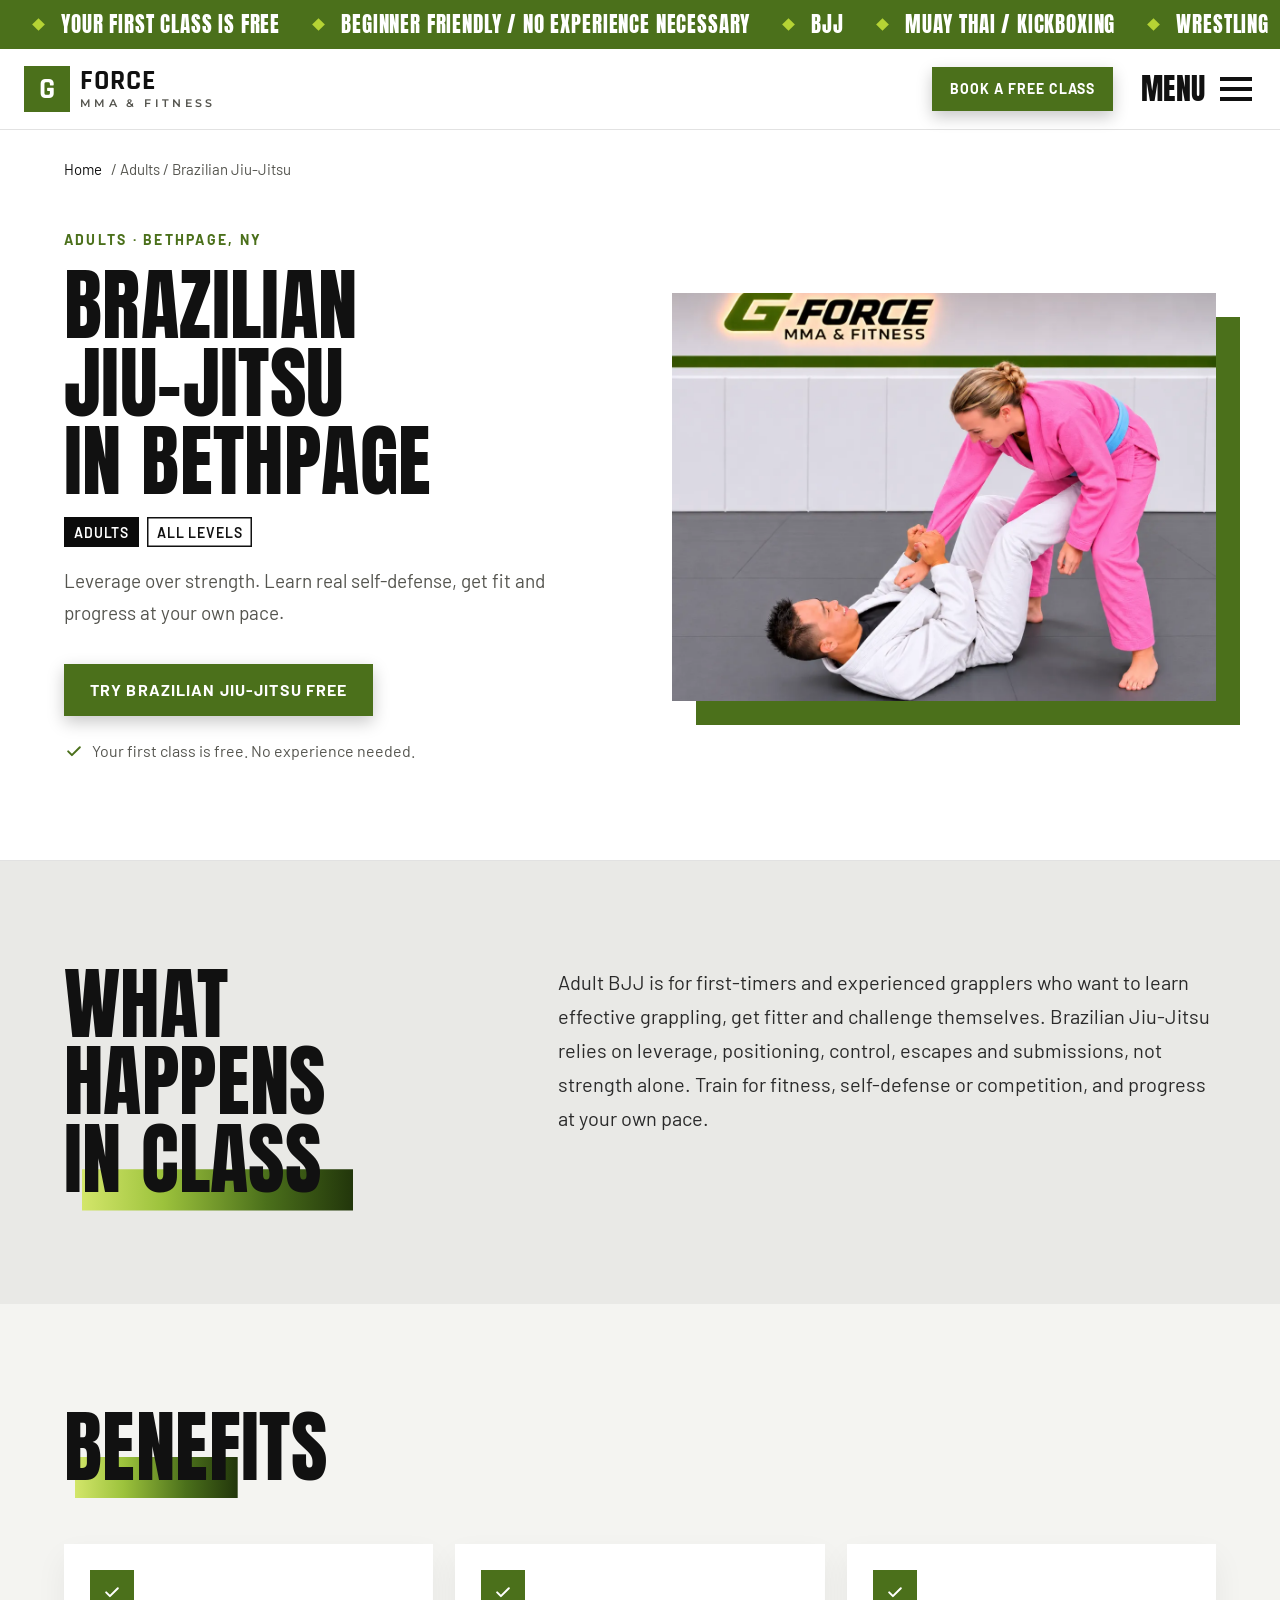
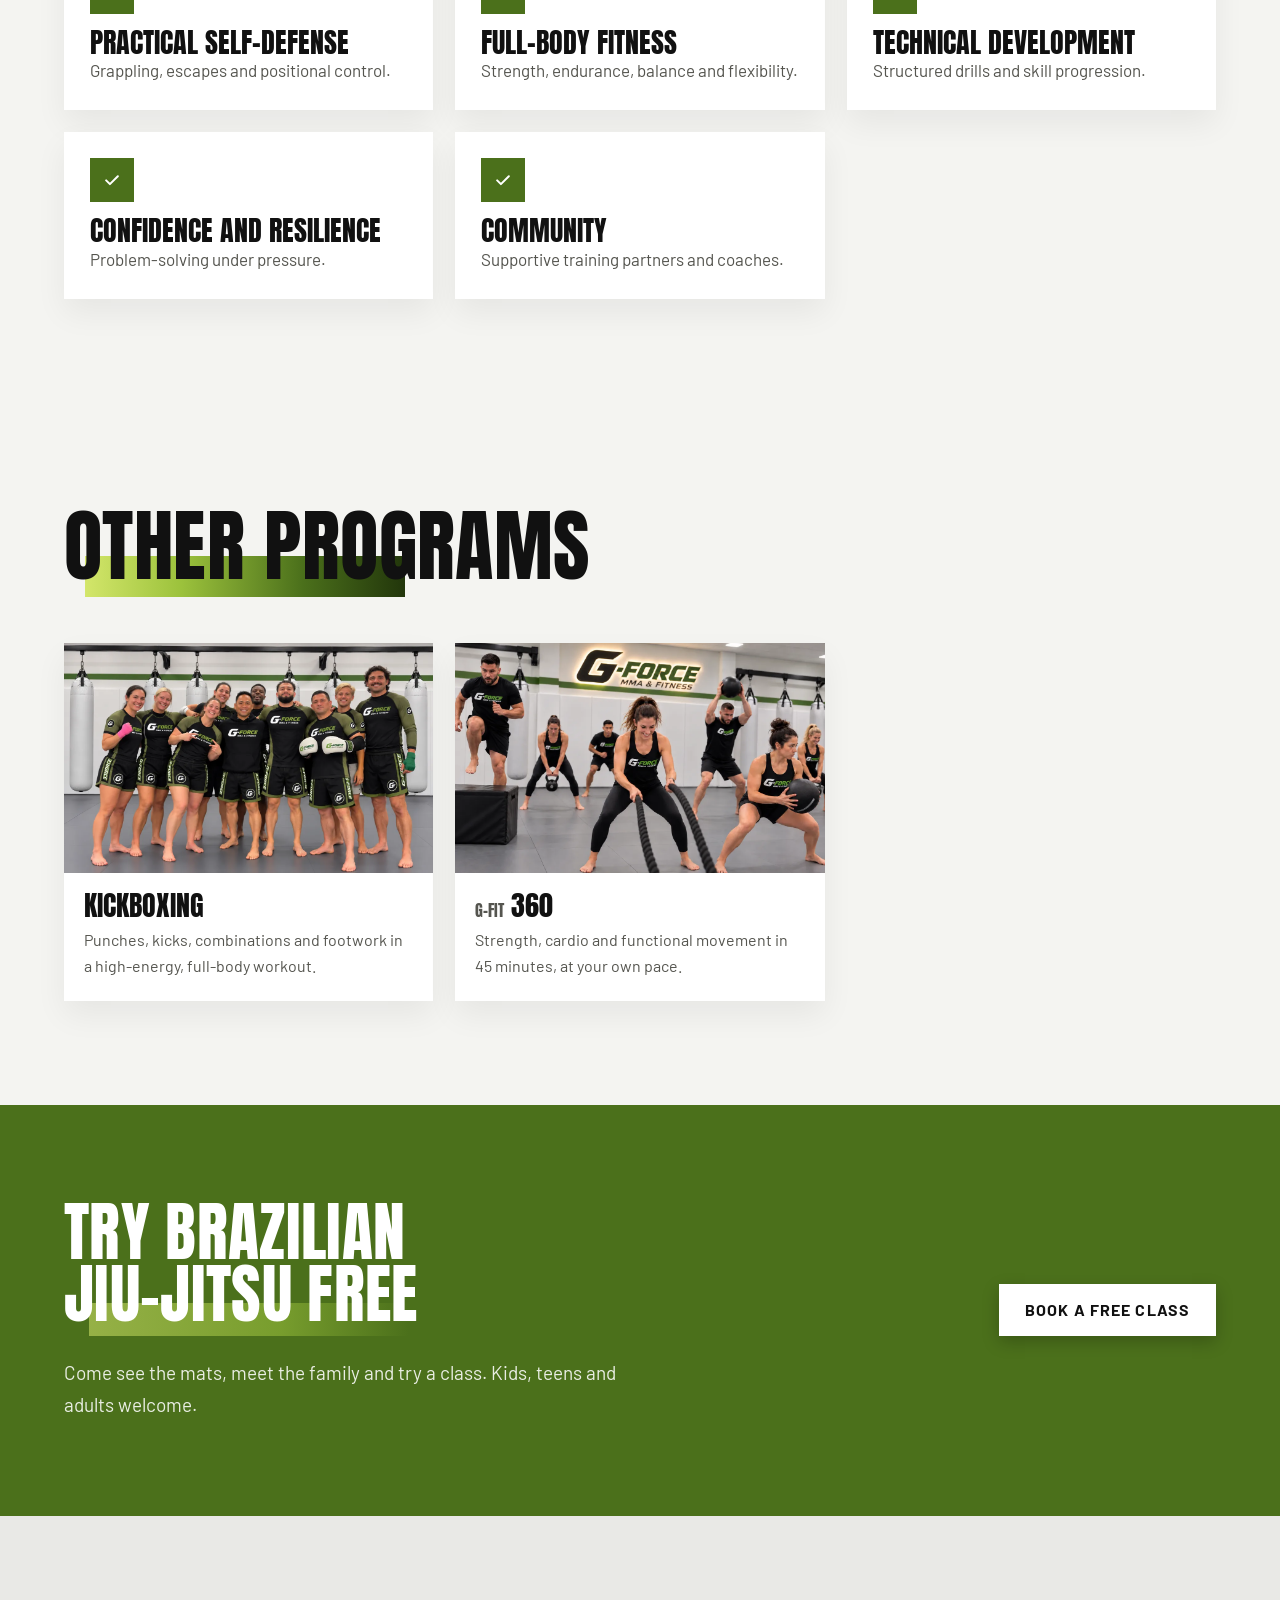
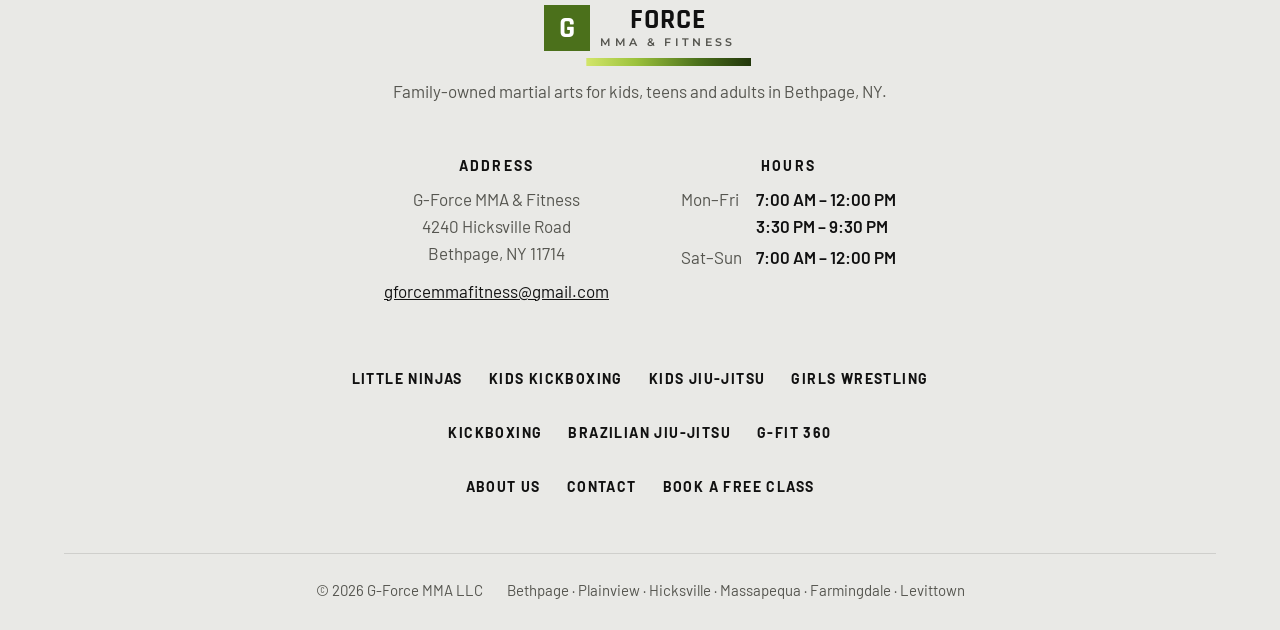
<file: jiu-jitsu.html>
<!doctype html>
<html lang="en"><head><meta charset="utf-8"><meta name="viewport" content="width=device-width,initial-scale=1,viewport-fit=cover">
<meta name="robots" content="index,follow,noimageindex,max-image-preview:none">
<title>Brazilian Jiu-Jitsu in Bethpage, NY | G-Force MMA</title>
<meta name="description" content="Adult Brazilian Jiu-Jitsu in Bethpage, NY: learn self-defense, get fit and progress at your own pace. All levels welcome. First class free.">
<link rel="canonical" href="https://g-forcemma.com/jiu-jitsu.html">
<meta property="og:type" content="website"><meta property="og:site_name" content="G-Force MMA &amp; Fitness">
<meta property="og:title" content="Brazilian Jiu-Jitsu in Bethpage, NY | G-Force MMA"><meta property="og:description" content="Adult Brazilian Jiu-Jitsu in Bethpage, NY: learn self-defense, get fit and progress at your own pace. All levels welcome. First class free.">
<meta property="og:url" content="https://g-forcemma.com/jiu-jitsu.html"><meta property="og:image" content="https://g-forcemma.com/img/og-image.jpg">
<meta property="og:image:width" content="1200"><meta property="og:image:height" content="630"><meta property="og:image:alt" content="Adult kickboxing class in G-Force gear at G-Force MMA &amp; Fitness">
<meta name="twitter:card" content="summary_large_image">
<link rel="icon" href="favicon.ico" sizes="32x32"><link rel="icon" type="image/png" sizes="192x192" href="img/icon-192.png"><link rel="apple-touch-icon" href="img/apple-touch-icon.png">
<meta name="theme-color" content="#FFFFFF">
<link rel="preconnect" href="https://fonts.googleapis.com">
<link rel="preconnect" href="https://fonts.gstatic.com" crossorigin>
<link rel="stylesheet" href="https://fonts.googleapis.com/css2?family=Anton&family=Barlow:wght@400;500;600;700&family=Rajdhani:wght@700&family=Montserrat:wght@600&display=swap">
<link rel="stylesheet" href="site.css">
<script>if(!matchMedia("(prefers-reduced-motion: reduce)").matches)document.documentElement.classList.add("motion")</script>

<script>
window.GF_CONFIG = {
  formEndpoint: "", mailto: "gforcemmafitness@gmail.com",   // GoHighLevel inbound-webhook URL (or any POST endpoint). Empty = draft mode.
  ga4: "",            // e.g. "G-XXXXXXX"
  metaPixel: ""       // e.g. "123456789012345"
};
window.dataLayer = window.dataLayer || [];
</script>
<script type="application/ld+json">{"@context": "https://schema.org", "@type": "SportsActivityLocation", "@id": "https://g-forcemma.com/#business", "name": "G-Force MMA & Fitness", "legalName": "G-Force MMA LLC", "url": "https://g-forcemma.com/", "email": "gforcemmafitness@gmail.com", "address": {"@type": "PostalAddress", "streetAddress": "4240 Hicksville Road", "addressLocality": "Bethpage", "addressRegion": "NY", "postalCode": "11714", "addressCountry": "US"}, "openingHoursSpecification": [{"@type": "OpeningHoursSpecification", "dayOfWeek": ["Monday", "Tuesday", "Wednesday", "Thursday", "Friday"], "opens": "07:00", "closes": "12:00"}, {"@type": "OpeningHoursSpecification", "dayOfWeek": ["Monday", "Tuesday", "Wednesday", "Thursday", "Friday"], "opens": "15:30", "closes": "21:30"}, {"@type": "OpeningHoursSpecification", "dayOfWeek": ["Saturday", "Sunday"], "opens": "07:00", "closes": "12:00"}], "areaServed": ["Bethpage", "Plainview", "Hicksville", "Massapequa", "Farmingdale", "Levittown", "Syosset", "Seaford", "Wantagh", "Jericho"], "image": "https://g-forcemma.com/img/og-image.jpg", "hasMap": "https://www.google.com/maps/search/?api=1&query=4240+Hicksville+Road+Bethpage+NY+11714", "description": "Family-owned martial arts in Bethpage, NY. Kids' classes from age 3, girls' wrestling, and adult BJJ, kickboxing and G-Fit 360. Your first class is free."}</script>
<script type="application/ld+json">{"@context": "https://schema.org", "@type": "BreadcrumbList", "itemListElement": [{"@type": "ListItem", "position": 1, "name": "Home", "item": "https://g-forcemma.com/"}, {"@type": "ListItem", "position": 2, "name": "Adults", "item": "https://g-forcemma.com/#programs"}, {"@type": "ListItem", "position": 3, "name": "Brazilian Jiu-Jitsu", "item": "https://g-forcemma.com/jiu-jitsu.html"}]}</script>
</head><body>
<a class="skip" href="#top">Skip to content</a>
<svg width="0" height="0" style="position:absolute" aria-hidden="true">
  <defs>
    <symbol id="i-pin" viewBox="0 0 24 24" fill="none" stroke="currentColor" stroke-width="2" stroke-linecap="round" stroke-linejoin="round"><path d="M12 21s-7-6.2-7-11.5A7 7 0 0 1 19 9.5C19 14.8 12 21 12 21z"/><circle cx="12" cy="9.5" r="2.5"/></symbol>
    <symbol id="i-phone" viewBox="0 0 24 24" fill="none" stroke="currentColor" stroke-width="2" stroke-linecap="round" stroke-linejoin="round"><path d="M5 4h4l2 5-2.5 1.5a11 11 0 0 0 5 5L15 13l5 2v4a2 2 0 0 1-2 2A16 16 0 0 1 3 6a2 2 0 0 1 2-2"/></symbol>
    <symbol id="i-check" viewBox="0 0 24 24" fill="none" stroke="currentColor" stroke-width="2.4" stroke-linecap="round" stroke-linejoin="round"><path d="M5 12.5l4.5 4.5L19 7.5"/></symbol>
    <symbol id="i-cam" viewBox="0 0 24 24" fill="none" stroke="currentColor" stroke-width="2" stroke-linecap="round" stroke-linejoin="round"><path d="M4 8h3l2-3h6l2 3h3v11H4z"/><circle cx="12" cy="13" r="3.5"/></symbol>
    <symbol id="i-family" viewBox="0 0 24 24" fill="none" stroke="currentColor" stroke-width="2" stroke-linecap="round" stroke-linejoin="round"><circle cx="7" cy="6" r="2.5"/><circle cx="17" cy="6" r="2.5"/><circle cx="12" cy="12" r="2"/><path d="M3 21v-5a4 4 0 0 1 8 0M13 21v-5a4 4 0 0 1 8 0M9.5 21v-2.5a2.5 2.5 0 0 1 5 0V21"/></symbol>
    <symbol id="i-child" viewBox="0 0 24 24" fill="none" stroke="currentColor" stroke-width="2" stroke-linecap="round" stroke-linejoin="round"><circle cx="12" cy="5" r="2.5"/><path d="M12 8v7M7 10l5 1 5-1M9 21l3-6 3 6"/></symbol>
    <symbol id="i-eye" viewBox="0 0 24 24" fill="none" stroke="currentColor" stroke-width="2" stroke-linecap="round" stroke-linejoin="round"><path d="M2 12s3.6-7 10-7 10 7 10 7-3.6 7-10 7S2 12 2 12z"/><circle cx="12" cy="12" r="3"/></symbol>
    <symbol id="i-car" viewBox="0 0 24 24" fill="none" stroke="currentColor" stroke-width="2" stroke-linecap="round" stroke-linejoin="round"><path d="M4 16v-4l2-5h12l2 5v4z"/><path d="M4 12h16"/><circle cx="7.5" cy="16.5" r="1.8"/><circle cx="16.5" cy="16.5" r="1.8"/></symbol>
    <symbol id="i-shield" viewBox="0 0 24 24" fill="none" stroke="currentColor" stroke-width="2" stroke-linecap="round" stroke-linejoin="round"><path d="M12 3l8 3v6c0 5-3.5 8-8 9-4.5-1-8-4-8-9V6z"/><path d="M8.5 12l2.5 2.5 4.5-5"/></symbol>
    <symbol id="i-target" viewBox="0 0 24 24" fill="none" stroke="currentColor" stroke-width="2" stroke-linecap="round" stroke-linejoin="round"><circle cx="12" cy="12" r="8.5"/><circle cx="12" cy="12" r="4.5"/><circle cx="12" cy="12" r="1"/></symbol>
    <symbol id="i-balance" viewBox="0 0 24 24" fill="none" stroke="currentColor" stroke-width="2" stroke-linecap="round" stroke-linejoin="round"><circle cx="12" cy="4.5" r="2"/><path d="M12 7v7M4 10h16M8 21l4-7 4 7"/></symbol>
    <symbol id="i-star" viewBox="0 0 24 24" fill="none" stroke="currentColor" stroke-width="2" stroke-linecap="round" stroke-linejoin="round"><path d="M12 3.5l2.6 5.3 5.9.9-4.3 4.1 1 5.8L12 16.8l-5.2 2.8 1-5.8-4.3-4.1 5.9-.9z"/></symbol>
    <symbol id="i-shower" viewBox="0 0 24 24" fill="none" stroke="currentColor" stroke-width="2" stroke-linecap="round" stroke-linejoin="round"><path d="M5 21V8a4 4 0 0 1 8 0"/><path d="M10 11h7a0 0 0 0 1 0 0 3.5 3.5 0 0 0-7 0z"/><path d="M11.5 15v1M14 15v2M16.5 15v1"/></symbol>
    <symbol id="i-snow" viewBox="0 0 24 24" fill="none" stroke="currentColor" stroke-width="2" stroke-linecap="round" stroke-linejoin="round"><path d="M12 2v20M4.5 6.5l15 11M19.5 6.5l-15 11"/></symbol>
    <symbol id="i-wifi" viewBox="0 0 24 24" fill="none" stroke="currentColor" stroke-width="2" stroke-linecap="round" stroke-linejoin="round"><path d="M2.5 9a14 14 0 0 1 19 0M5.5 12.5a9.5 9.5 0 0 1 13 0M8.5 16a5 5 0 0 1 7 0"/><circle cx="12" cy="19.5" r="1"/></symbol>
    <symbol id="i-dumbbell" viewBox="0 0 24 24" fill="none" stroke="currentColor" stroke-width="2" stroke-linecap="round" stroke-linejoin="round"><path d="M7 12h10M4 8v8M7 6v12M17 6v12M20 8v8"/></symbol>
    <symbol id="i-bag" viewBox="0 0 24 24" fill="none" stroke="currentColor" stroke-width="2" stroke-linecap="round" stroke-linejoin="round"><path d="M12 2v3"/><rect x="7" y="5" width="10" height="16" rx="4"/></symbol>
    <symbol id="i-lock" viewBox="0 0 24 24" fill="none" stroke="currentColor" stroke-width="2" stroke-linecap="round" stroke-linejoin="round"><rect x="5" y="3" width="14" height="18" rx="2"/><path d="M12 3v18M8.5 10v2M15.5 10v2"/></symbol>
    <symbol id="i-access" viewBox="0 0 24 24" fill="none" stroke="currentColor" stroke-width="2" stroke-linecap="round" stroke-linejoin="round"><circle cx="12" cy="4" r="2"/><path d="M5 8l7 1.5L19 8M12 9.5V15l-3 6M12 15l3 6"/></symbol>
    <symbol id="i-menu" viewBox="0 0 24 24" fill="none" stroke="currentColor" stroke-width="2" stroke-linecap="round"><path d="M4 7h16M4 12h16M4 17h16"/></symbol>
    <symbol id="i-arrow" viewBox="0 0 24 24" fill="none" stroke="currentColor" stroke-width="2.2" stroke-linecap="round" stroke-linejoin="round"><path d="M5 12h14M13 6l6 6-6 6"/></symbol>
  <symbol id="i-chev" viewBox="0 0 24 24" fill="none" stroke="currentColor" stroke-width="2.4" stroke-linecap="round" stroke-linejoin="round"><path d="M6 9l6 6 6-6"/></symbol>
    <symbol id="i-mail" viewBox="0 0 24 24" fill="none" stroke="currentColor" stroke-width="2" stroke-linecap="round" stroke-linejoin="round"><rect x="3" y="5" width="18" height="14" rx="2"/><path d="M3 7l9 6 9-6"/></symbol>
  </defs>
</svg>
<div class="tick" role="region" aria-label="Highlights"><div class="tick-track"><div class="tick-run"><span class="tick-i">Your First Class is Free</span><span class="tick-i">Beginner Friendly / No Experience Necessary</span><span class="tick-i">BJJ</span><span class="tick-i">Muay Thai / Kickboxing</span><span class="tick-i">Wrestling</span><span class="tick-i">Pre-school Programs</span><span class="tick-i">Self-Defense</span><span class="tick-i">Anti-Bullying</span><span class="tick-i">Family-owned in Bethpage</span><span class="tick-i">4240 Hicksville Road NY</span></div><div class="tick-run" aria-hidden="true"><span class="tick-i">Your First Class is Free</span><span class="tick-i">Beginner Friendly / No Experience Necessary</span><span class="tick-i">BJJ</span><span class="tick-i">Muay Thai / Kickboxing</span><span class="tick-i">Wrestling</span><span class="tick-i">Pre-school Programs</span><span class="tick-i">Self-Defense</span><span class="tick-i">Anti-Bullying</span><span class="tick-i">Family-owned in Bethpage</span><span class="tick-i">4240 Hicksville Road NY</span></div></div></div>
<header class="hdr">
  <div class="wrap">
    <a class="logo" href="./" aria-label="G-Force MMA &amp; Fitness home"><span class="g" aria-hidden="true">G</span><span class="wm"><b>FORCE</b><small>MMA &amp; FITNESS</small></span></a>
    <a class="btn btn-primary btn-sm hdr-cta" href="contact.html#book">Book a Free Class</a>
    <button class="menu-btn" type="button" aria-expanded="false" aria-controls="mainnav" id="menuBtn"><span class="mb-t">Menu</span><span class="mb-i" aria-hidden="true"><i></i><i></i><i></i></span></button>
  </div>
  <nav class="nav" aria-label="Main" id="mainnav">
    <div class="wrap">
      <div class="nav-cols"><div class="nav-col"><p class="nav-h">Kids &amp; Teens</p><a href="little-ninjas.html">Little Ninjas</a><a href="kids-kickboxing.html">Kids Kickboxing</a><a href="kids-jiu-jitsu.html">Kids Jiu-Jitsu</a><a href="girls-wrestling.html">Girls Wrestling</a></div><div class="nav-col"><p class="nav-h">Adults</p><a href="kickboxing.html">Kickboxing</a><a href="jiu-jitsu.html" aria-current="page">Brazilian Jiu-Jitsu</a><a href="g-fit-360.html">G-Fit 360</a></div><div class="nav-col"><p class="nav-h">G-Force</p><a href="./">Home</a><a href="about.html">About Us</a><a href="contact.html">Contact</a></div></div>
      <div class="nav-foot"><p>4240 Hicksville Road, Bethpage, NY 11714</p><a class="btn btn-primary" href="contact.html#book">Book a Free Class</a></div>
    </div>
  </nav>
</header>
<main id="top">
<nav class="crumbs" aria-label="Breadcrumb"><div class="wrap"><a href="./">Home</a> <span aria-hidden="true">/</span> <span aria-current="page">Adults</span> <span aria-hidden="true">/</span> <span aria-current="page">Brazilian Jiu-Jitsu</span></div></nav>
<section class="phero" aria-labelledby="ph1"><div class="wrap">
  <div>
    <p class="eyebrow"><span class="belt" aria-hidden="true"><span class="tip"><i></i><i></i><i></i><i></i></span></span>Adults · Bethpage, NY</p>
    <h1 id="ph1">Brazilian <span class="nw">Jiu-Jitsu</span> in Bethpage</h1>
    <div class="chips" style="margin-top:18px"><span class="chip">Adults</span><span class="chip alt">All Levels</span></div>
    <p class="lede" style="margin-top:18px">Leverage over strength. Learn real self-defense, get fit and progress at your own pace.</p>
    <div class="ctas"><a class="btn btn-primary" href="contact.html?program=jiu-jitsu#book">Try Brazilian Jiu-Jitsu Free</a></div>
    <p class="reassure"><svg aria-hidden="true"><use href="#i-check"/></svg>Your first class is free. No experience needed.</p>
  </div>
  <div class="phero-media"><div class="photo has-img "><picture><source type="image/webp" srcset="img/adult-jiu-jitsu-480.webp 480w, img/adult-jiu-jitsu.webp 1200w" sizes="(max-width: 900px) 100vw, 50vw"><img src="img/adult-jiu-jitsu.jpg" alt="Adult Brazilian jiu-jitsu students drilling on the mat" style="object-position:center 60%" loading="lazy" decoding="async" width="1200" height="974"></picture></div></div>
</div></section>

<section aria-labelledby="what-h"><div class="wrap split-text">
  <div class="sec-head"><h2 id="what-h">What happens in class</h2></div>
  <div><p class="prose">Adult BJJ is for first-timers and experienced grapplers who want to learn effective grappling, get fitter and challenge themselves. Brazilian Jiu-Jitsu relies on leverage, positioning, control, escapes and submissions, not strength alone. Train for fitness, self-defense or competition, and progress at your own pace.</p></div>
</div></section>

<section class="mist" aria-labelledby="ben-h"><div class="wrap">
  <div class="sec-head"><h2 id="ben-h">Benefits</h2></div>
  <ul class="ben"><li><span class="ic"><svg aria-hidden="true"><use href="#i-check"/></svg></span><div><h3>Practical Self-Defense</h3><p>Grappling, escapes and positional control.</p></div></li><li><span class="ic"><svg aria-hidden="true"><use href="#i-check"/></svg></span><div><h3>Full-Body Fitness</h3><p>Strength, endurance, balance and flexibility.</p></div></li><li><span class="ic"><svg aria-hidden="true"><use href="#i-check"/></svg></span><div><h3>Technical Development</h3><p>Structured drills and skill progression.</p></div></li><li><span class="ic"><svg aria-hidden="true"><use href="#i-check"/></svg></span><div><h3>Confidence and Resilience</h3><p>Problem-solving under pressure.</p></div></li><li><span class="ic"><svg aria-hidden="true"><use href="#i-check"/></svg></span><div><h3>Community</h3><p>Supportive training partners and coaches.</p></div></li></ul>
</div></section>







<section class="mist" aria-labelledby="rel-h"><div class="wrap">
  <div class="sec-head"><h2 id="rel-h">Other programs</h2></div>
  <div class="rel-grid"><a class="rel" href="kickboxing.html"><div class="photo has-img "><picture><source type="image/webp" srcset="img/adult-kickboxing-480.webp 480w, img/adult-kickboxing.webp 1200w" sizes="(max-width: 900px) 100vw, 50vw"><img src="img/adult-kickboxing.jpg" alt="Adult kickboxing class in G-Force gear" style="object-position:center 30%" loading="lazy" decoding="async" width="1200" height="852"></picture></div><span class="rel-b"><b>Kickboxing</b><span>Punches, kicks, combinations and footwork in a high-energy, full-body workout.</span></span></a><a class="rel" href="g-fit-360.html"><div class="photo has-img "><picture><source type="image/webp" srcset="img/g-fit-360-480.webp 480w, img/g-fit-360.webp 1200w" sizes="(max-width: 900px) 100vw, 50vw"><img src="img/g-fit-360.jpg" alt="G-Fit 360 class training with battle ropes, kettlebells and medicine balls" style="object-position:center 30%" loading="lazy" decoding="async" width="1200" height="800"></picture></div><span class="rel-b"><b><span class="nw">G-Fit</span> 360</b><span>Strength, cardio and functional movement in 45 minutes, at your own pace.</span></span></a></div>
</div></section>
<section class="cta-band" aria-label="Book a free class"><div class="wrap">
  <div><h2>Try Brazilian <span class="nw">Jiu-Jitsu</span> free<span class="volt"></span></h2><p class="lede">Come see the mats, meet the family and try a class. Kids, teens and adults welcome.</p></div>
  <div class="cta-row"><a class="btn btn-primary" href="contact.html#book">Book a Free Class</a></div>
</div></section>
</main>
<footer class="foot">
  <div class="wrap">
    <div class="foot-logo"><a class="logo" href="./" aria-label="G-Force MMA &amp; Fitness home"><span class="g" aria-hidden="true">G</span><span class="wm"><b>FORCE</b><small>MMA &amp; FITNESS</small></span></a></div>
    <p class="foot-tag">Family-owned martial arts for kids, teens and adults in Bethpage, NY.</p>
    <div class="foot-cols">
      <div><h4>Address</h4><p>G-Force MMA &amp; Fitness<br>4240 Hicksville Road<br>Bethpage, NY 11714</p><p><a href="mailto:gforcemmafitness@gmail.com">gforcemmafitness@gmail.com</a></p></div>
      <div><h4>Hours</h4><dl class="foot-hours"><dt>Mon–Fri</dt><dd>7:00 AM – 12:00 PM<br>3:30 PM – 9:30 PM</dd><dt>Sat–Sun</dt><dd>7:00 AM – 12:00 PM</dd></dl></div>
    </div>
    <nav class="foot-links" aria-label="Kids and teens programs"><a href="little-ninjas.html">Little Ninjas</a><a href="kids-kickboxing.html">Kids Kickboxing</a><a href="kids-jiu-jitsu.html">Kids Jiu-Jitsu</a><a href="girls-wrestling.html">Girls Wrestling</a></nav>
    <nav class="foot-links foot-links-2" aria-label="Adult programs"><a href="kickboxing.html">Kickboxing</a><a href="jiu-jitsu.html">Brazilian Jiu-Jitsu</a><a href="g-fit-360.html">G-Fit 360</a></nav>
    <nav class="foot-links foot-links-2" aria-label="Site"><a href="about.html">About Us</a><a href="contact.html">Contact</a><a href="contact.html#book">Book a Free Class</a></nav>
    <div class="base"><span>© 2026 G-Force MMA LLC</span><span>Bethpage · Plainview · Hicksville · Massapequa · Farmingdale · Levittown</span></div>
  </div>
</footer>
<div class="mcta">
  <a class="btn btn-primary" href="contact.html#book">Book a Free Class</a>
  <a class="call" href="mailto:gforcemmafitness@gmail.com" aria-label="Email G-Force"><svg aria-hidden="true"><use href="#i-mail"/></svg></a>
</div>
<script src="schedule-data.js"></script>
<script src="site.js"></script>
<script src="motion.js" defer></script>
<script src="booking.js" defer></script>

</body></html>
</file>
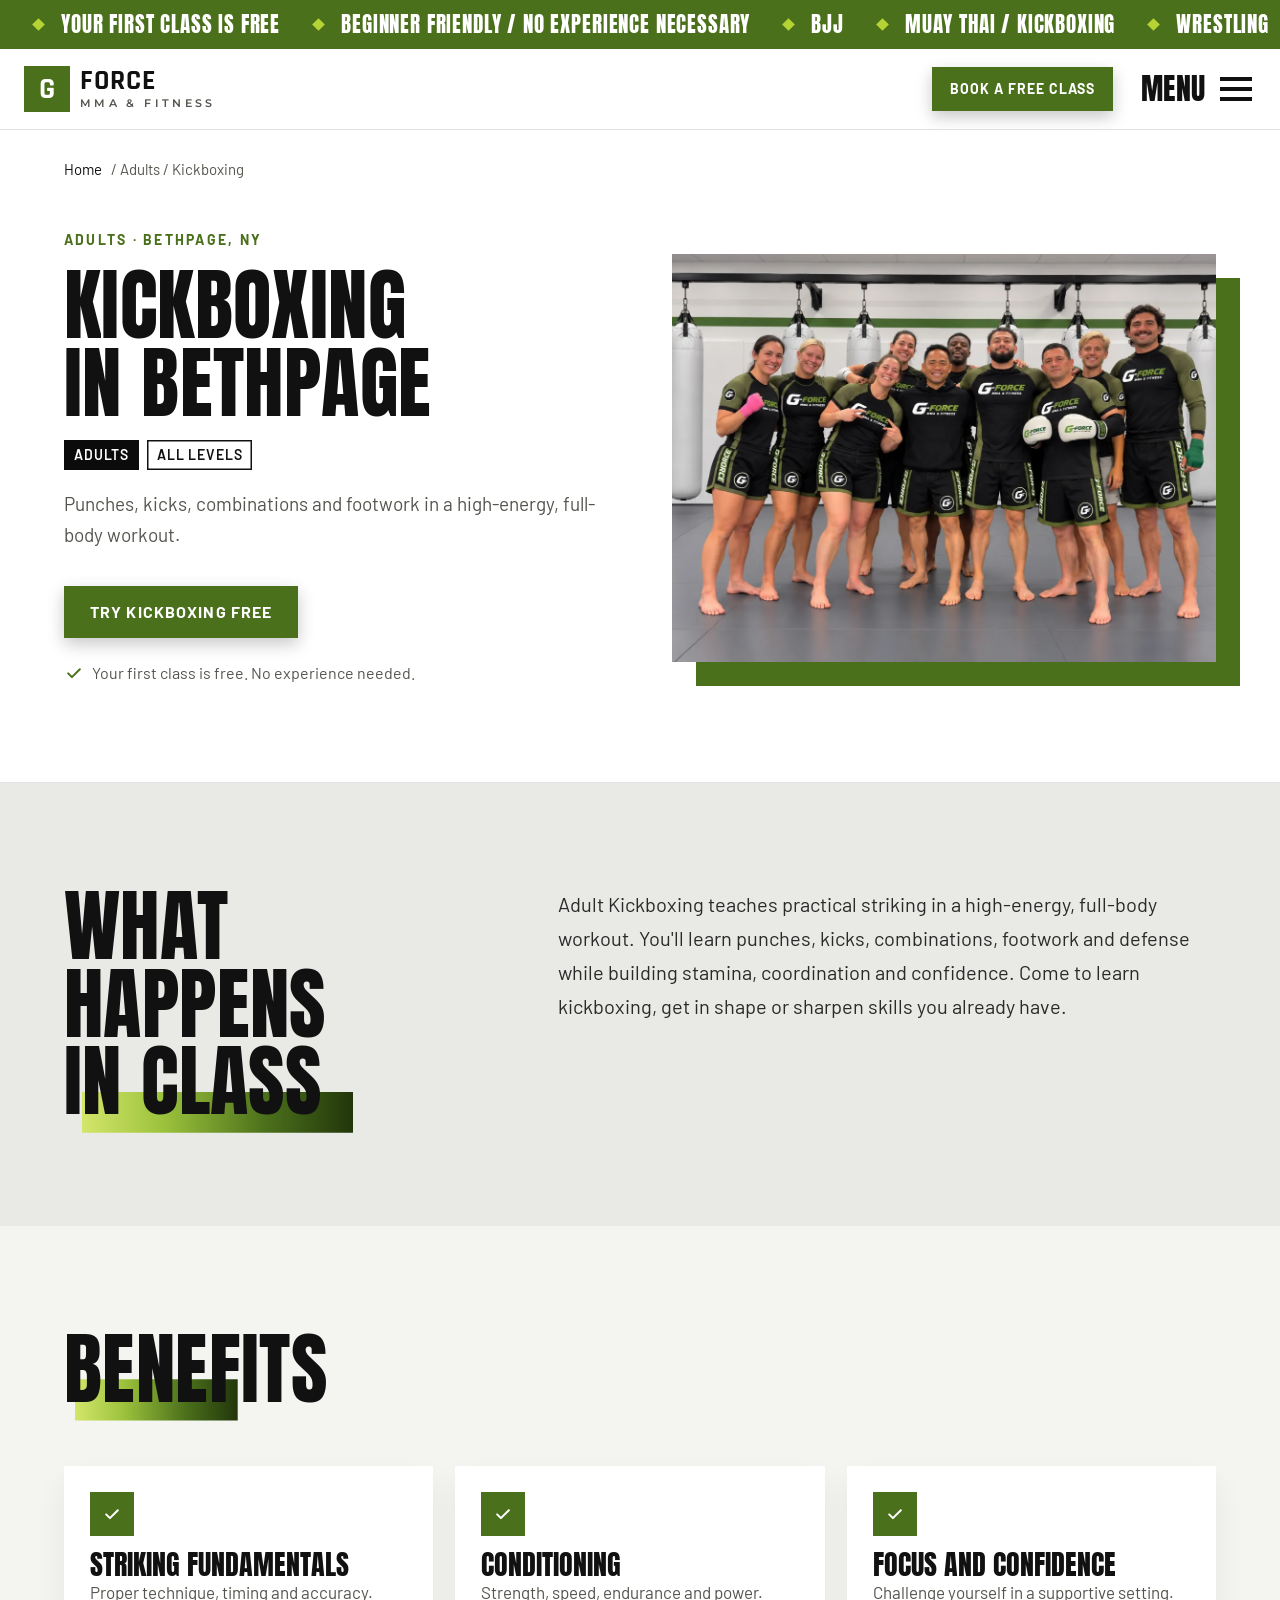
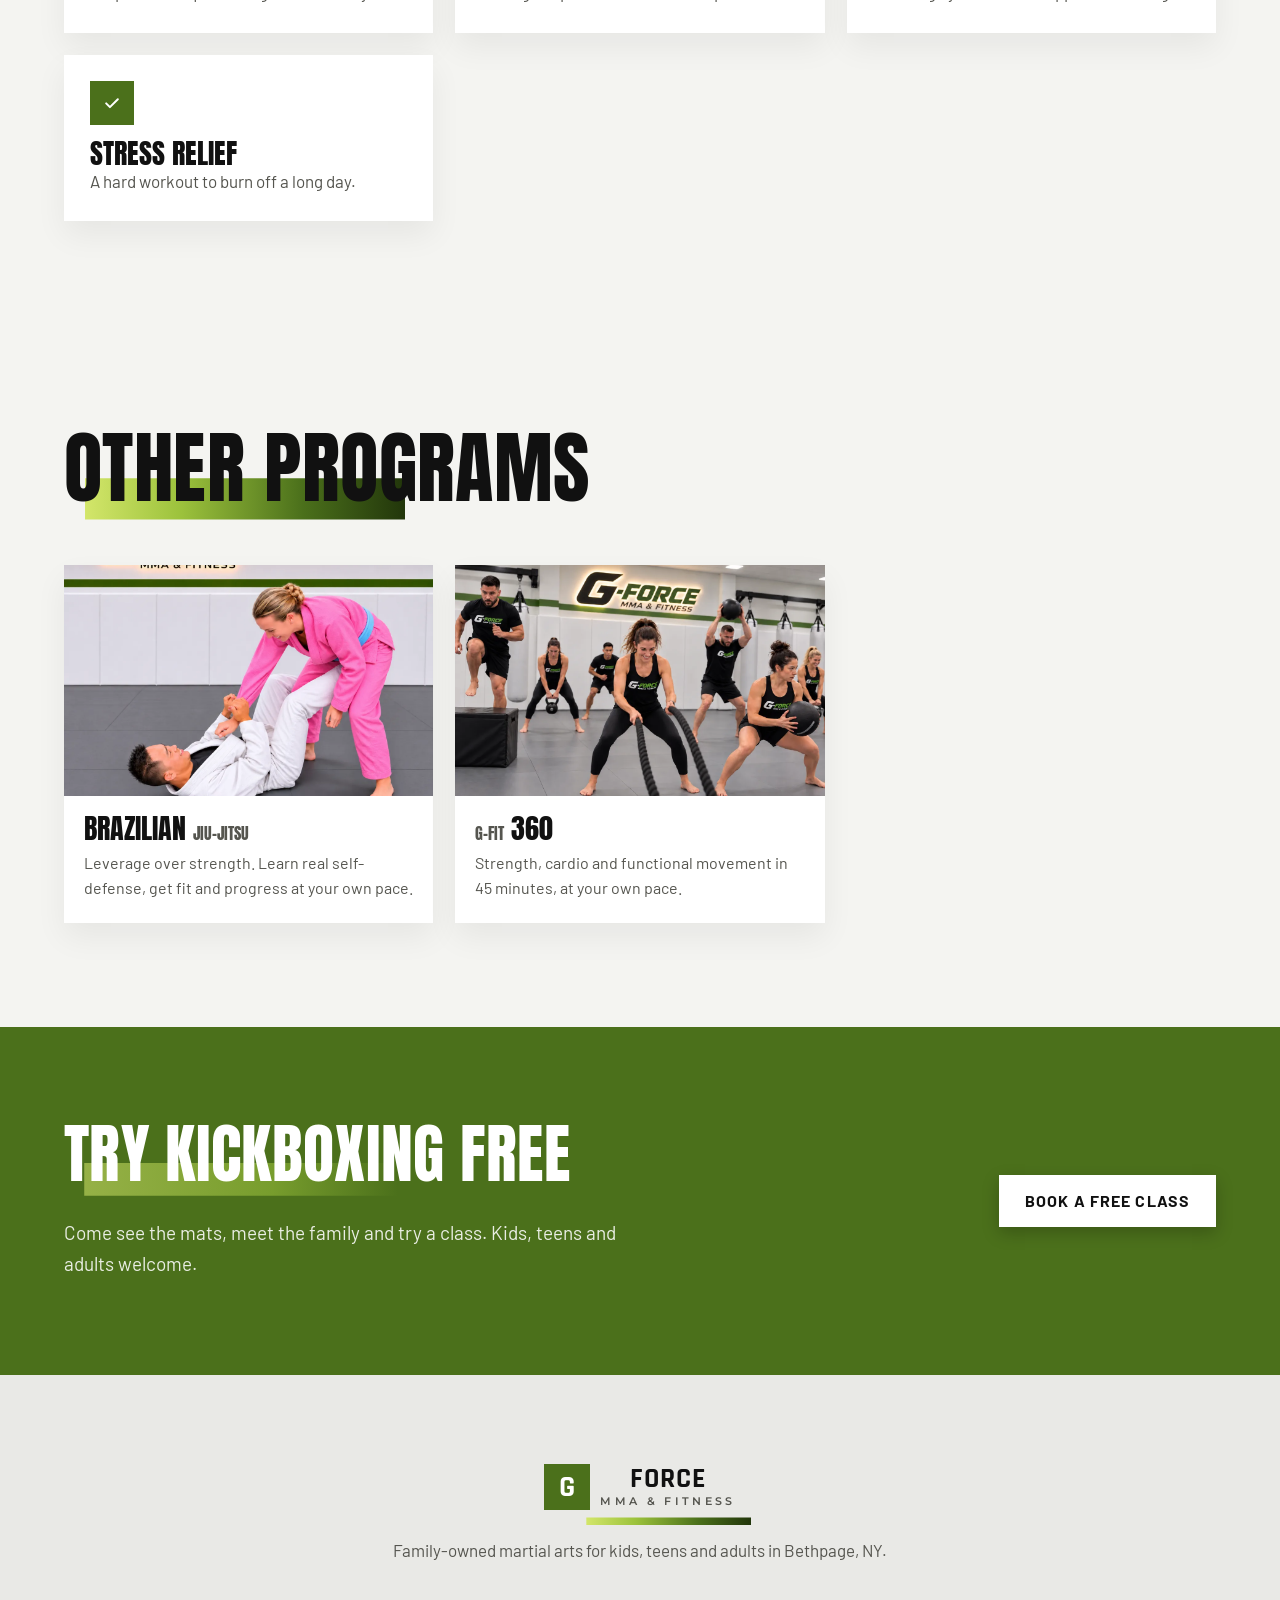
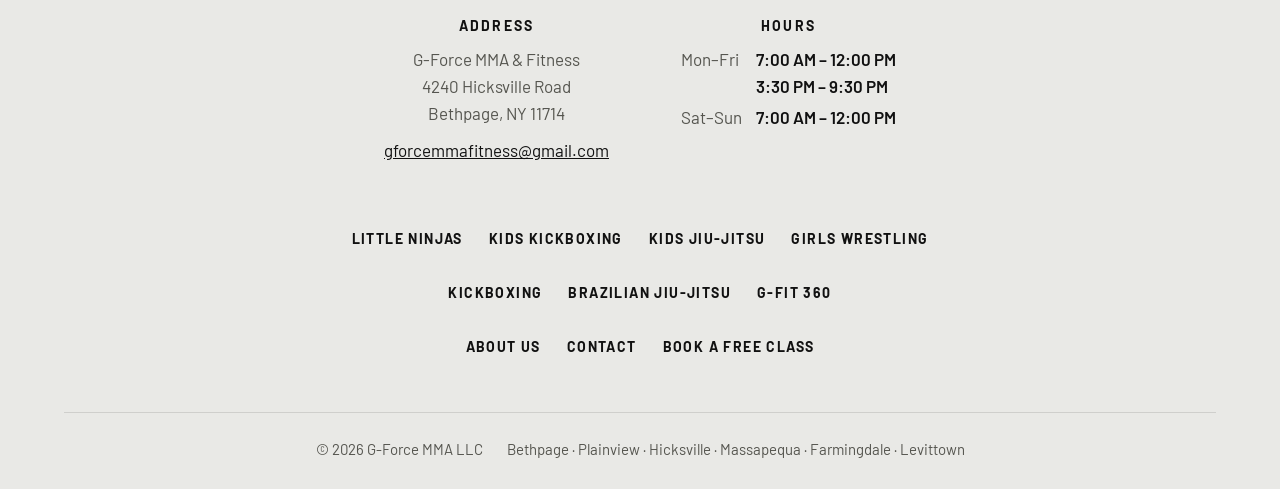
<file: kickboxing.html>
<!doctype html>
<html lang="en"><head><meta charset="utf-8"><meta name="viewport" content="width=device-width,initial-scale=1,viewport-fit=cover">
<meta name="robots" content="index,follow,noimageindex,max-image-preview:none">
<title>Kickboxing in Bethpage, NY | G-Force MMA</title>
<meta name="description" content="Adult kickboxing in Bethpage, NY: punches, kicks, combinations and footwork in a high-energy, full-body workout. All levels. First class free.">
<link rel="canonical" href="https://g-forcemma.com/kickboxing.html">
<meta property="og:type" content="website"><meta property="og:site_name" content="G-Force MMA &amp; Fitness">
<meta property="og:title" content="Kickboxing in Bethpage, NY | G-Force MMA"><meta property="og:description" content="Adult kickboxing in Bethpage, NY: punches, kicks, combinations and footwork in a high-energy, full-body workout. All levels. First class free.">
<meta property="og:url" content="https://g-forcemma.com/kickboxing.html"><meta property="og:image" content="https://g-forcemma.com/img/og-image.jpg">
<meta property="og:image:width" content="1200"><meta property="og:image:height" content="630"><meta property="og:image:alt" content="Adult kickboxing class in G-Force gear at G-Force MMA &amp; Fitness">
<meta name="twitter:card" content="summary_large_image">
<link rel="icon" href="favicon.ico" sizes="32x32"><link rel="icon" type="image/png" sizes="192x192" href="img/icon-192.png"><link rel="apple-touch-icon" href="img/apple-touch-icon.png">
<meta name="theme-color" content="#FFFFFF">
<link rel="preconnect" href="https://fonts.googleapis.com">
<link rel="preconnect" href="https://fonts.gstatic.com" crossorigin>
<link rel="stylesheet" href="https://fonts.googleapis.com/css2?family=Anton&family=Barlow:wght@400;500;600;700&family=Rajdhani:wght@700&family=Montserrat:wght@600&display=swap">
<link rel="stylesheet" href="site.css">
<script>if(!matchMedia("(prefers-reduced-motion: reduce)").matches)document.documentElement.classList.add("motion")</script>

<script>
window.GF_CONFIG = {
  formEndpoint: "", mailto: "gforcemmafitness@gmail.com",   // GoHighLevel inbound-webhook URL (or any POST endpoint). Empty = draft mode.
  ga4: "",            // e.g. "G-XXXXXXX"
  metaPixel: ""       // e.g. "123456789012345"
};
window.dataLayer = window.dataLayer || [];
</script>
<script type="application/ld+json">{"@context": "https://schema.org", "@type": "SportsActivityLocation", "@id": "https://g-forcemma.com/#business", "name": "G-Force MMA & Fitness", "legalName": "G-Force MMA LLC", "url": "https://g-forcemma.com/", "email": "gforcemmafitness@gmail.com", "address": {"@type": "PostalAddress", "streetAddress": "4240 Hicksville Road", "addressLocality": "Bethpage", "addressRegion": "NY", "postalCode": "11714", "addressCountry": "US"}, "openingHoursSpecification": [{"@type": "OpeningHoursSpecification", "dayOfWeek": ["Monday", "Tuesday", "Wednesday", "Thursday", "Friday"], "opens": "07:00", "closes": "12:00"}, {"@type": "OpeningHoursSpecification", "dayOfWeek": ["Monday", "Tuesday", "Wednesday", "Thursday", "Friday"], "opens": "15:30", "closes": "21:30"}, {"@type": "OpeningHoursSpecification", "dayOfWeek": ["Saturday", "Sunday"], "opens": "07:00", "closes": "12:00"}], "areaServed": ["Bethpage", "Plainview", "Hicksville", "Massapequa", "Farmingdale", "Levittown", "Syosset", "Seaford", "Wantagh", "Jericho"], "image": "https://g-forcemma.com/img/og-image.jpg", "hasMap": "https://www.google.com/maps/search/?api=1&query=4240+Hicksville+Road+Bethpage+NY+11714", "description": "Family-owned martial arts in Bethpage, NY. Kids' classes from age 3, girls' wrestling, and adult BJJ, kickboxing and G-Fit 360. Your first class is free."}</script>
<script type="application/ld+json">{"@context": "https://schema.org", "@type": "BreadcrumbList", "itemListElement": [{"@type": "ListItem", "position": 1, "name": "Home", "item": "https://g-forcemma.com/"}, {"@type": "ListItem", "position": 2, "name": "Adults", "item": "https://g-forcemma.com/#programs"}, {"@type": "ListItem", "position": 3, "name": "Kickboxing", "item": "https://g-forcemma.com/kickboxing.html"}]}</script>
</head><body>
<a class="skip" href="#top">Skip to content</a>
<svg width="0" height="0" style="position:absolute" aria-hidden="true">
  <defs>
    <symbol id="i-pin" viewBox="0 0 24 24" fill="none" stroke="currentColor" stroke-width="2" stroke-linecap="round" stroke-linejoin="round"><path d="M12 21s-7-6.2-7-11.5A7 7 0 0 1 19 9.5C19 14.8 12 21 12 21z"/><circle cx="12" cy="9.5" r="2.5"/></symbol>
    <symbol id="i-phone" viewBox="0 0 24 24" fill="none" stroke="currentColor" stroke-width="2" stroke-linecap="round" stroke-linejoin="round"><path d="M5 4h4l2 5-2.5 1.5a11 11 0 0 0 5 5L15 13l5 2v4a2 2 0 0 1-2 2A16 16 0 0 1 3 6a2 2 0 0 1 2-2"/></symbol>
    <symbol id="i-check" viewBox="0 0 24 24" fill="none" stroke="currentColor" stroke-width="2.4" stroke-linecap="round" stroke-linejoin="round"><path d="M5 12.5l4.5 4.5L19 7.5"/></symbol>
    <symbol id="i-cam" viewBox="0 0 24 24" fill="none" stroke="currentColor" stroke-width="2" stroke-linecap="round" stroke-linejoin="round"><path d="M4 8h3l2-3h6l2 3h3v11H4z"/><circle cx="12" cy="13" r="3.5"/></symbol>
    <symbol id="i-family" viewBox="0 0 24 24" fill="none" stroke="currentColor" stroke-width="2" stroke-linecap="round" stroke-linejoin="round"><circle cx="7" cy="6" r="2.5"/><circle cx="17" cy="6" r="2.5"/><circle cx="12" cy="12" r="2"/><path d="M3 21v-5a4 4 0 0 1 8 0M13 21v-5a4 4 0 0 1 8 0M9.5 21v-2.5a2.5 2.5 0 0 1 5 0V21"/></symbol>
    <symbol id="i-child" viewBox="0 0 24 24" fill="none" stroke="currentColor" stroke-width="2" stroke-linecap="round" stroke-linejoin="round"><circle cx="12" cy="5" r="2.5"/><path d="M12 8v7M7 10l5 1 5-1M9 21l3-6 3 6"/></symbol>
    <symbol id="i-eye" viewBox="0 0 24 24" fill="none" stroke="currentColor" stroke-width="2" stroke-linecap="round" stroke-linejoin="round"><path d="M2 12s3.6-7 10-7 10 7 10 7-3.6 7-10 7S2 12 2 12z"/><circle cx="12" cy="12" r="3"/></symbol>
    <symbol id="i-car" viewBox="0 0 24 24" fill="none" stroke="currentColor" stroke-width="2" stroke-linecap="round" stroke-linejoin="round"><path d="M4 16v-4l2-5h12l2 5v4z"/><path d="M4 12h16"/><circle cx="7.5" cy="16.5" r="1.8"/><circle cx="16.5" cy="16.5" r="1.8"/></symbol>
    <symbol id="i-shield" viewBox="0 0 24 24" fill="none" stroke="currentColor" stroke-width="2" stroke-linecap="round" stroke-linejoin="round"><path d="M12 3l8 3v6c0 5-3.5 8-8 9-4.5-1-8-4-8-9V6z"/><path d="M8.5 12l2.5 2.5 4.5-5"/></symbol>
    <symbol id="i-target" viewBox="0 0 24 24" fill="none" stroke="currentColor" stroke-width="2" stroke-linecap="round" stroke-linejoin="round"><circle cx="12" cy="12" r="8.5"/><circle cx="12" cy="12" r="4.5"/><circle cx="12" cy="12" r="1"/></symbol>
    <symbol id="i-balance" viewBox="0 0 24 24" fill="none" stroke="currentColor" stroke-width="2" stroke-linecap="round" stroke-linejoin="round"><circle cx="12" cy="4.5" r="2"/><path d="M12 7v7M4 10h16M8 21l4-7 4 7"/></symbol>
    <symbol id="i-star" viewBox="0 0 24 24" fill="none" stroke="currentColor" stroke-width="2" stroke-linecap="round" stroke-linejoin="round"><path d="M12 3.5l2.6 5.3 5.9.9-4.3 4.1 1 5.8L12 16.8l-5.2 2.8 1-5.8-4.3-4.1 5.9-.9z"/></symbol>
    <symbol id="i-shower" viewBox="0 0 24 24" fill="none" stroke="currentColor" stroke-width="2" stroke-linecap="round" stroke-linejoin="round"><path d="M5 21V8a4 4 0 0 1 8 0"/><path d="M10 11h7a0 0 0 0 1 0 0 3.5 3.5 0 0 0-7 0z"/><path d="M11.5 15v1M14 15v2M16.5 15v1"/></symbol>
    <symbol id="i-snow" viewBox="0 0 24 24" fill="none" stroke="currentColor" stroke-width="2" stroke-linecap="round" stroke-linejoin="round"><path d="M12 2v20M4.5 6.5l15 11M19.5 6.5l-15 11"/></symbol>
    <symbol id="i-wifi" viewBox="0 0 24 24" fill="none" stroke="currentColor" stroke-width="2" stroke-linecap="round" stroke-linejoin="round"><path d="M2.5 9a14 14 0 0 1 19 0M5.5 12.5a9.5 9.5 0 0 1 13 0M8.5 16a5 5 0 0 1 7 0"/><circle cx="12" cy="19.5" r="1"/></symbol>
    <symbol id="i-dumbbell" viewBox="0 0 24 24" fill="none" stroke="currentColor" stroke-width="2" stroke-linecap="round" stroke-linejoin="round"><path d="M7 12h10M4 8v8M7 6v12M17 6v12M20 8v8"/></symbol>
    <symbol id="i-bag" viewBox="0 0 24 24" fill="none" stroke="currentColor" stroke-width="2" stroke-linecap="round" stroke-linejoin="round"><path d="M12 2v3"/><rect x="7" y="5" width="10" height="16" rx="4"/></symbol>
    <symbol id="i-lock" viewBox="0 0 24 24" fill="none" stroke="currentColor" stroke-width="2" stroke-linecap="round" stroke-linejoin="round"><rect x="5" y="3" width="14" height="18" rx="2"/><path d="M12 3v18M8.5 10v2M15.5 10v2"/></symbol>
    <symbol id="i-access" viewBox="0 0 24 24" fill="none" stroke="currentColor" stroke-width="2" stroke-linecap="round" stroke-linejoin="round"><circle cx="12" cy="4" r="2"/><path d="M5 8l7 1.5L19 8M12 9.5V15l-3 6M12 15l3 6"/></symbol>
    <symbol id="i-menu" viewBox="0 0 24 24" fill="none" stroke="currentColor" stroke-width="2" stroke-linecap="round"><path d="M4 7h16M4 12h16M4 17h16"/></symbol>
    <symbol id="i-arrow" viewBox="0 0 24 24" fill="none" stroke="currentColor" stroke-width="2.2" stroke-linecap="round" stroke-linejoin="round"><path d="M5 12h14M13 6l6 6-6 6"/></symbol>
  <symbol id="i-chev" viewBox="0 0 24 24" fill="none" stroke="currentColor" stroke-width="2.4" stroke-linecap="round" stroke-linejoin="round"><path d="M6 9l6 6 6-6"/></symbol>
    <symbol id="i-mail" viewBox="0 0 24 24" fill="none" stroke="currentColor" stroke-width="2" stroke-linecap="round" stroke-linejoin="round"><rect x="3" y="5" width="18" height="14" rx="2"/><path d="M3 7l9 6 9-6"/></symbol>
  </defs>
</svg>
<div class="tick" role="region" aria-label="Highlights"><div class="tick-track"><div class="tick-run"><span class="tick-i">Your First Class is Free</span><span class="tick-i">Beginner Friendly / No Experience Necessary</span><span class="tick-i">BJJ</span><span class="tick-i">Muay Thai / Kickboxing</span><span class="tick-i">Wrestling</span><span class="tick-i">Pre-school Programs</span><span class="tick-i">Self-Defense</span><span class="tick-i">Anti-Bullying</span><span class="tick-i">Family-owned in Bethpage</span><span class="tick-i">4240 Hicksville Road NY</span></div><div class="tick-run" aria-hidden="true"><span class="tick-i">Your First Class is Free</span><span class="tick-i">Beginner Friendly / No Experience Necessary</span><span class="tick-i">BJJ</span><span class="tick-i">Muay Thai / Kickboxing</span><span class="tick-i">Wrestling</span><span class="tick-i">Pre-school Programs</span><span class="tick-i">Self-Defense</span><span class="tick-i">Anti-Bullying</span><span class="tick-i">Family-owned in Bethpage</span><span class="tick-i">4240 Hicksville Road NY</span></div></div></div>
<header class="hdr">
  <div class="wrap">
    <a class="logo" href="./" aria-label="G-Force MMA &amp; Fitness home"><span class="g" aria-hidden="true">G</span><span class="wm"><b>FORCE</b><small>MMA &amp; FITNESS</small></span></a>
    <a class="btn btn-primary btn-sm hdr-cta" href="contact.html#book">Book a Free Class</a>
    <button class="menu-btn" type="button" aria-expanded="false" aria-controls="mainnav" id="menuBtn"><span class="mb-t">Menu</span><span class="mb-i" aria-hidden="true"><i></i><i></i><i></i></span></button>
  </div>
  <nav class="nav" aria-label="Main" id="mainnav">
    <div class="wrap">
      <div class="nav-cols"><div class="nav-col"><p class="nav-h">Kids &amp; Teens</p><a href="little-ninjas.html">Little Ninjas</a><a href="kids-kickboxing.html">Kids Kickboxing</a><a href="kids-jiu-jitsu.html">Kids Jiu-Jitsu</a><a href="girls-wrestling.html">Girls Wrestling</a></div><div class="nav-col"><p class="nav-h">Adults</p><a href="kickboxing.html" aria-current="page">Kickboxing</a><a href="jiu-jitsu.html">Brazilian Jiu-Jitsu</a><a href="g-fit-360.html">G-Fit 360</a></div><div class="nav-col"><p class="nav-h">G-Force</p><a href="./">Home</a><a href="about.html">About Us</a><a href="contact.html">Contact</a></div></div>
      <div class="nav-foot"><p>4240 Hicksville Road, Bethpage, NY 11714</p><a class="btn btn-primary" href="contact.html#book">Book a Free Class</a></div>
    </div>
  </nav>
</header>
<main id="top">
<nav class="crumbs" aria-label="Breadcrumb"><div class="wrap"><a href="./">Home</a> <span aria-hidden="true">/</span> <span aria-current="page">Adults</span> <span aria-hidden="true">/</span> <span aria-current="page">Kickboxing</span></div></nav>
<section class="phero" aria-labelledby="ph1"><div class="wrap">
  <div>
    <p class="eyebrow"><span class="belt" aria-hidden="true"><span class="tip"><i></i><i></i><i></i><i></i></span></span>Adults · Bethpage, NY</p>
    <h1 id="ph1">Kickboxing in Bethpage</h1>
    <div class="chips" style="margin-top:18px"><span class="chip">Adults</span><span class="chip alt">All Levels</span></div>
    <p class="lede" style="margin-top:18px">Punches, kicks, combinations and footwork in a high-energy, full-body workout.</p>
    <div class="ctas"><a class="btn btn-primary" href="contact.html?program=kickboxing#book">Try Kickboxing Free</a></div>
    <p class="reassure"><svg aria-hidden="true"><use href="#i-check"/></svg>Your first class is free. No experience needed.</p>
  </div>
  <div class="phero-media"><div class="photo has-img "><picture><source type="image/webp" srcset="img/adult-kickboxing-480.webp 480w, img/adult-kickboxing.webp 1200w" sizes="(max-width: 900px) 100vw, 50vw"><img src="img/adult-kickboxing.jpg" alt="Adult kickboxing class in G-Force gear" style="object-position:center 30%" loading="lazy" decoding="async" width="1200" height="852"></picture></div></div>
</div></section>

<section aria-labelledby="what-h"><div class="wrap split-text">
  <div class="sec-head"><h2 id="what-h">What happens in class</h2></div>
  <div><p class="prose">Adult Kickboxing teaches practical striking in a high-energy, full-body workout. You'll learn punches, kicks, combinations, footwork and defense while building stamina, coordination and confidence. Come to learn kickboxing, get in shape or sharpen skills you already have.</p></div>
</div></section>

<section class="mist" aria-labelledby="ben-h"><div class="wrap">
  <div class="sec-head"><h2 id="ben-h">Benefits</h2></div>
  <ul class="ben"><li><span class="ic"><svg aria-hidden="true"><use href="#i-check"/></svg></span><div><h3>Striking Fundamentals</h3><p>Proper technique, timing and accuracy.</p></div></li><li><span class="ic"><svg aria-hidden="true"><use href="#i-check"/></svg></span><div><h3>Conditioning</h3><p>Strength, speed, endurance and power.</p></div></li><li><span class="ic"><svg aria-hidden="true"><use href="#i-check"/></svg></span><div><h3>Focus and Confidence</h3><p>Challenge yourself in a supportive setting.</p></div></li><li><span class="ic"><svg aria-hidden="true"><use href="#i-check"/></svg></span><div><h3>Stress Relief</h3><p>A hard workout to burn off a long day.</p></div></li></ul>
</div></section>







<section class="mist" aria-labelledby="rel-h"><div class="wrap">
  <div class="sec-head"><h2 id="rel-h">Other programs</h2></div>
  <div class="rel-grid"><a class="rel" href="jiu-jitsu.html"><div class="photo has-img "><picture><source type="image/webp" srcset="img/adult-jiu-jitsu-480.webp 480w, img/adult-jiu-jitsu.webp 1200w" sizes="(max-width: 900px) 100vw, 50vw"><img src="img/adult-jiu-jitsu.jpg" alt="Adult Brazilian jiu-jitsu students drilling on the mat" style="object-position:center 60%" loading="lazy" decoding="async" width="1200" height="974"></picture></div><span class="rel-b"><b>Brazilian <span class="nw">Jiu-Jitsu</span></b><span>Leverage over strength. Learn real self-defense, get fit and progress at your own pace.</span></span></a><a class="rel" href="g-fit-360.html"><div class="photo has-img "><picture><source type="image/webp" srcset="img/g-fit-360-480.webp 480w, img/g-fit-360.webp 1200w" sizes="(max-width: 900px) 100vw, 50vw"><img src="img/g-fit-360.jpg" alt="G-Fit 360 class training with battle ropes, kettlebells and medicine balls" style="object-position:center 30%" loading="lazy" decoding="async" width="1200" height="800"></picture></div><span class="rel-b"><b><span class="nw">G-Fit</span> 360</b><span>Strength, cardio and functional movement in 45 minutes, at your own pace.</span></span></a></div>
</div></section>
<section class="cta-band" aria-label="Book a free class"><div class="wrap">
  <div><h2>Try Kickboxing free<span class="volt"></span></h2><p class="lede">Come see the mats, meet the family and try a class. Kids, teens and adults welcome.</p></div>
  <div class="cta-row"><a class="btn btn-primary" href="contact.html#book">Book a Free Class</a></div>
</div></section>
</main>
<footer class="foot">
  <div class="wrap">
    <div class="foot-logo"><a class="logo" href="./" aria-label="G-Force MMA &amp; Fitness home"><span class="g" aria-hidden="true">G</span><span class="wm"><b>FORCE</b><small>MMA &amp; FITNESS</small></span></a></div>
    <p class="foot-tag">Family-owned martial arts for kids, teens and adults in Bethpage, NY.</p>
    <div class="foot-cols">
      <div><h4>Address</h4><p>G-Force MMA &amp; Fitness<br>4240 Hicksville Road<br>Bethpage, NY 11714</p><p><a href="mailto:gforcemmafitness@gmail.com">gforcemmafitness@gmail.com</a></p></div>
      <div><h4>Hours</h4><dl class="foot-hours"><dt>Mon–Fri</dt><dd>7:00 AM – 12:00 PM<br>3:30 PM – 9:30 PM</dd><dt>Sat–Sun</dt><dd>7:00 AM – 12:00 PM</dd></dl></div>
    </div>
    <nav class="foot-links" aria-label="Kids and teens programs"><a href="little-ninjas.html">Little Ninjas</a><a href="kids-kickboxing.html">Kids Kickboxing</a><a href="kids-jiu-jitsu.html">Kids Jiu-Jitsu</a><a href="girls-wrestling.html">Girls Wrestling</a></nav>
    <nav class="foot-links foot-links-2" aria-label="Adult programs"><a href="kickboxing.html">Kickboxing</a><a href="jiu-jitsu.html">Brazilian Jiu-Jitsu</a><a href="g-fit-360.html">G-Fit 360</a></nav>
    <nav class="foot-links foot-links-2" aria-label="Site"><a href="about.html">About Us</a><a href="contact.html">Contact</a><a href="contact.html#book">Book a Free Class</a></nav>
    <div class="base"><span>© 2026 G-Force MMA LLC</span><span>Bethpage · Plainview · Hicksville · Massapequa · Farmingdale · Levittown</span></div>
  </div>
</footer>
<div class="mcta">
  <a class="btn btn-primary" href="contact.html#book">Book a Free Class</a>
  <a class="call" href="mailto:gforcemmafitness@gmail.com" aria-label="Email G-Force"><svg aria-hidden="true"><use href="#i-mail"/></svg></a>
</div>
<script src="schedule-data.js"></script>
<script src="site.js"></script>
<script src="motion.js" defer></script>
<script src="booking.js" defer></script>

</body></html>
</file>
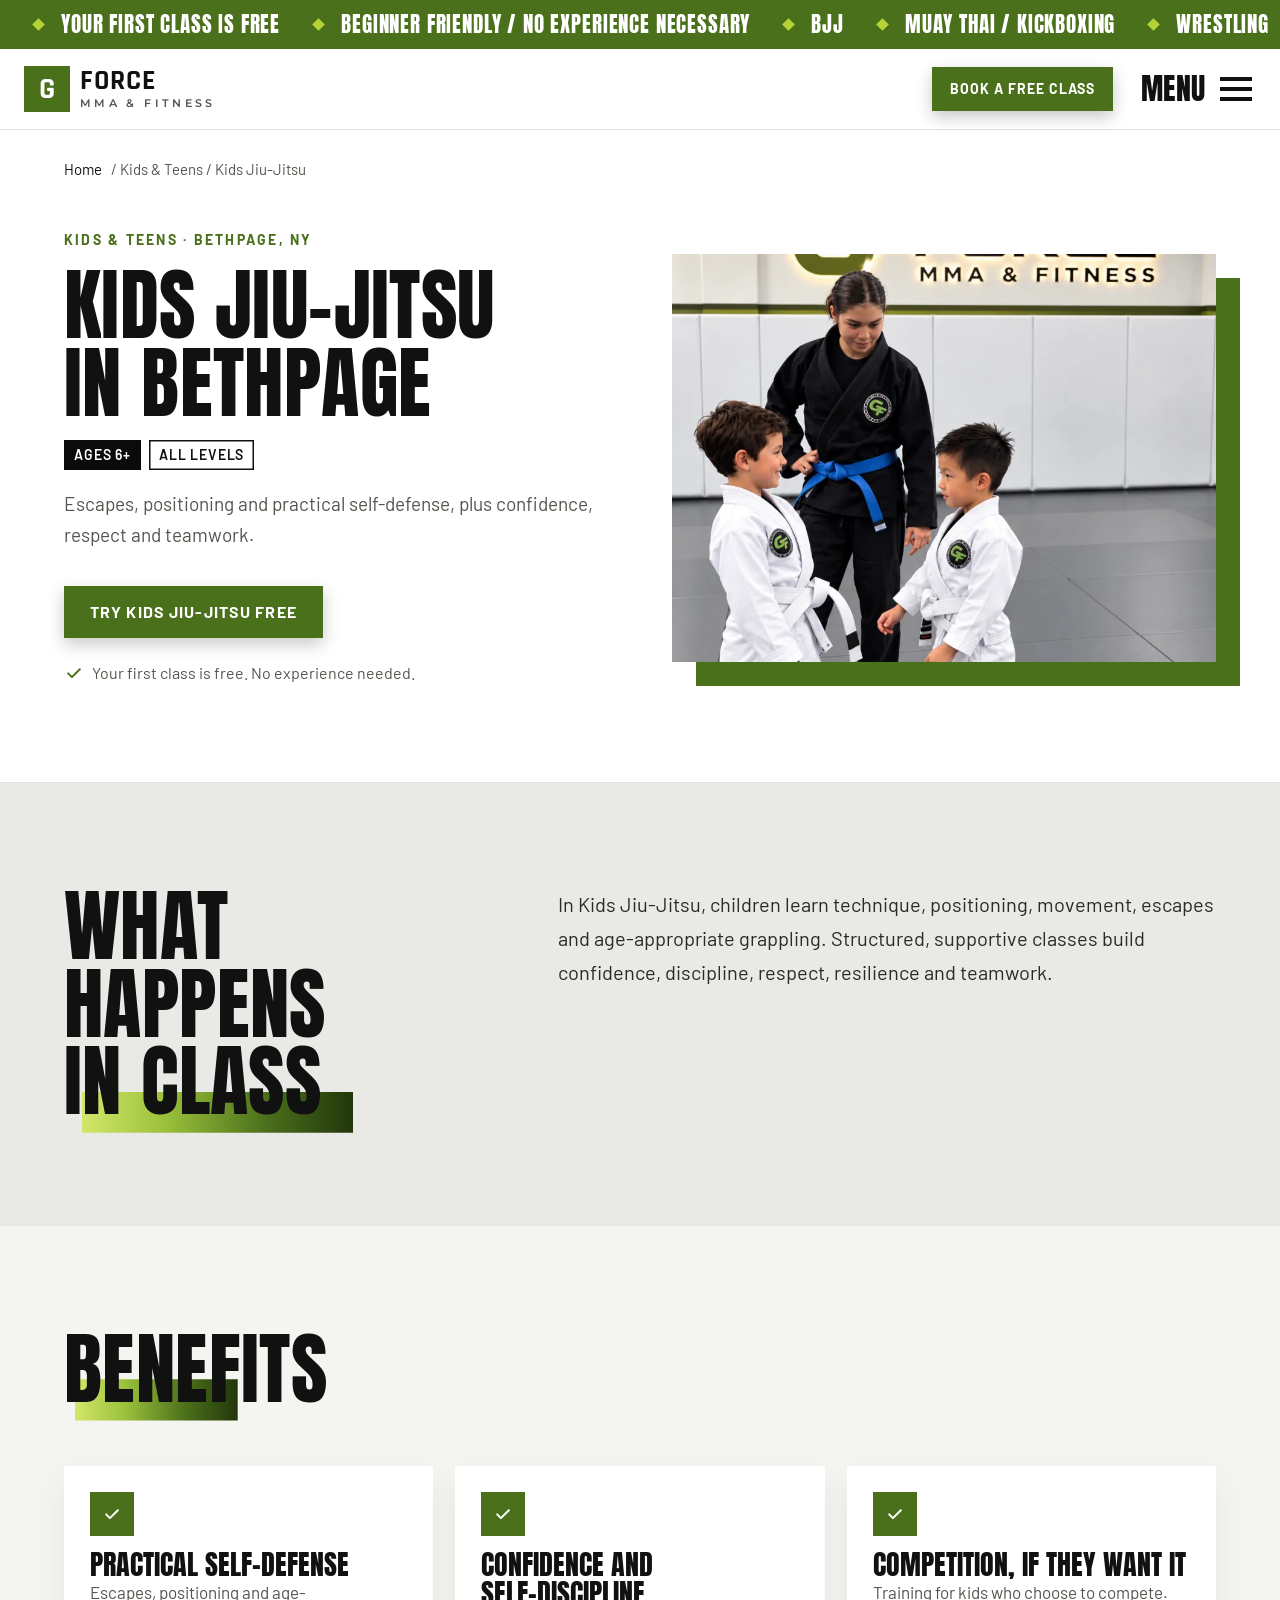
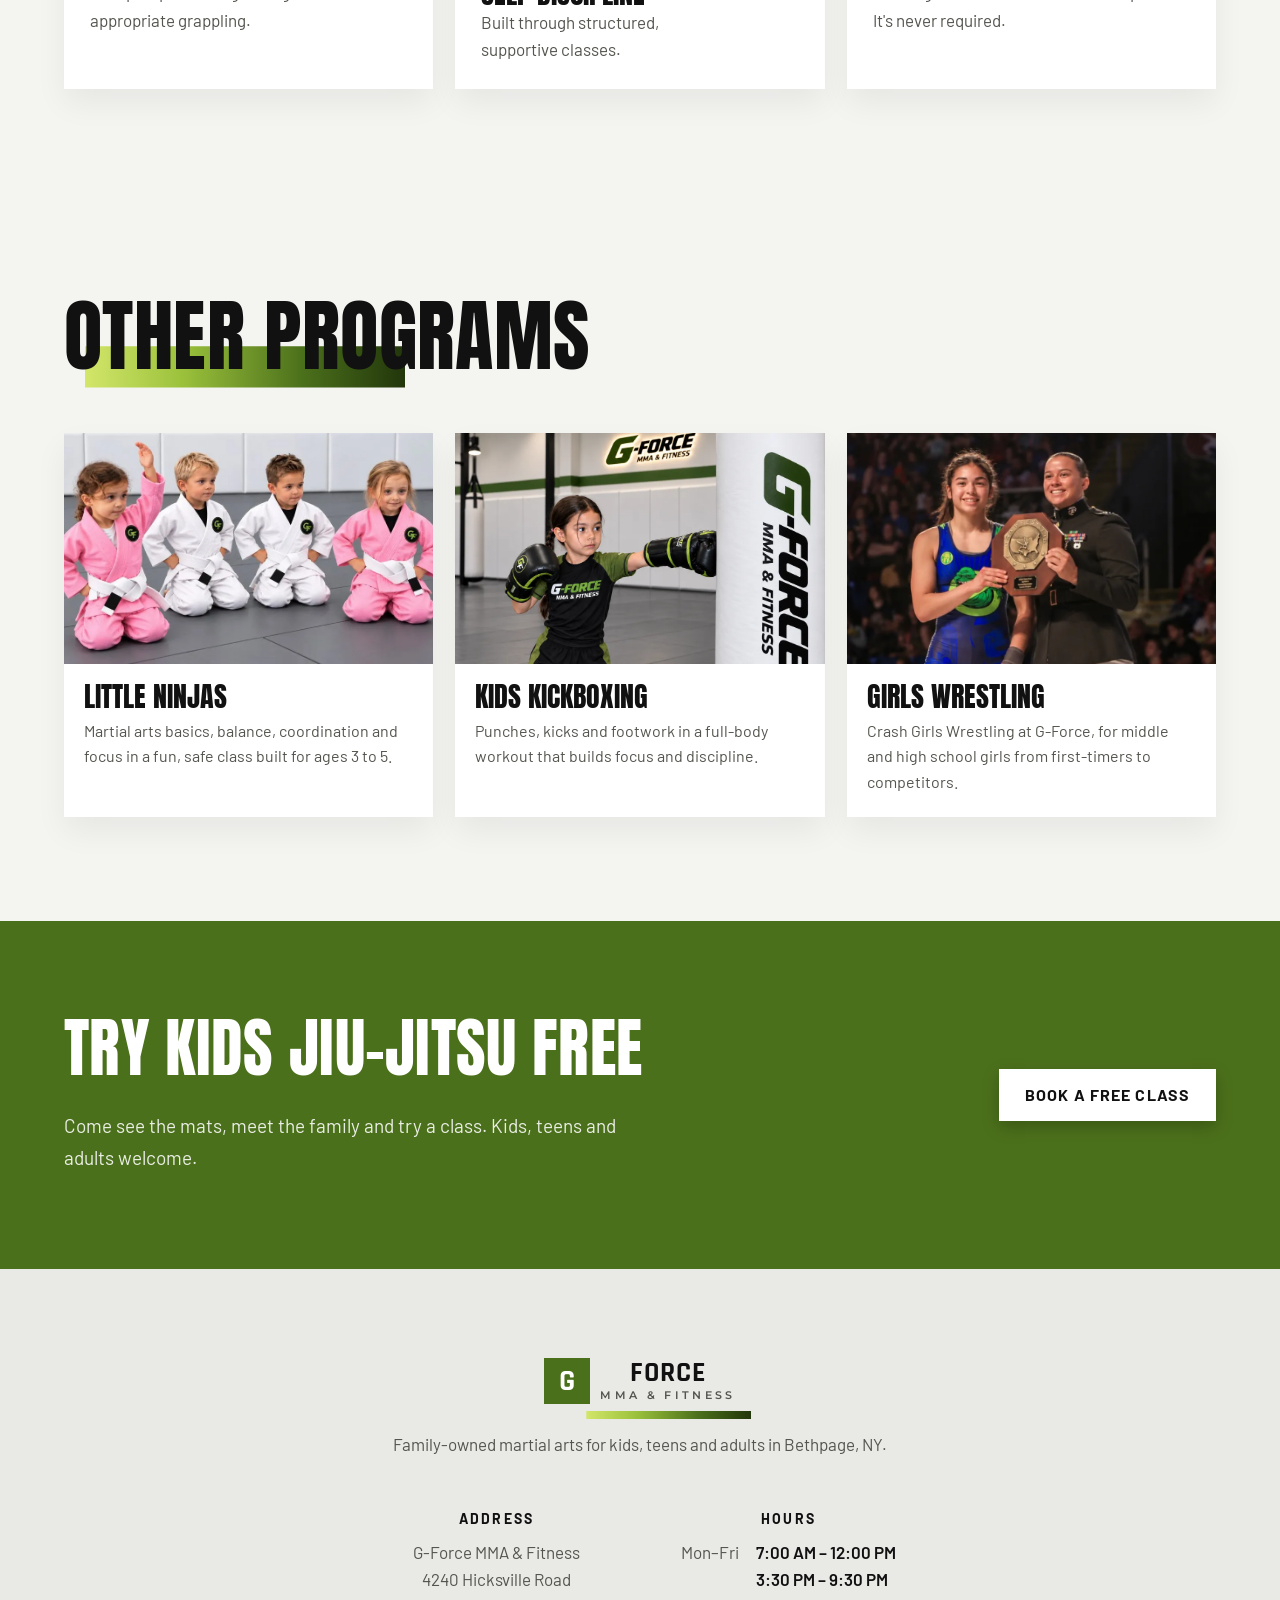
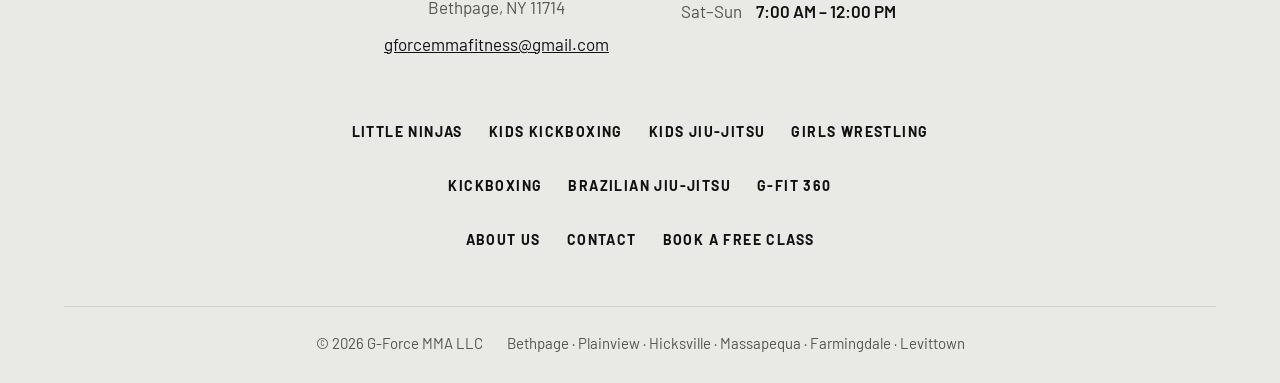
<file: kids-jiu-jitsu.html>
<!doctype html>
<html lang="en"><head><meta charset="utf-8"><meta name="viewport" content="width=device-width,initial-scale=1,viewport-fit=cover">
<meta name="robots" content="index,follow,noimageindex,max-image-preview:none">
<title>Kids Jiu-Jitsu in Bethpage, NY | G-Force MMA</title>
<meta name="description" content="Kids Jiu-Jitsu in Bethpage, NY for ages 6+: escapes, positioning and practical self-defense, plus confidence, respect and teamwork. First class free.">
<link rel="canonical" href="https://g-forcemma.com/kids-jiu-jitsu.html">
<meta property="og:type" content="website"><meta property="og:site_name" content="G-Force MMA &amp; Fitness">
<meta property="og:title" content="Kids Jiu-Jitsu in Bethpage, NY | G-Force MMA"><meta property="og:description" content="Kids Jiu-Jitsu in Bethpage, NY for ages 6+: escapes, positioning and practical self-defense, plus confidence, respect and teamwork. First class free.">
<meta property="og:url" content="https://g-forcemma.com/kids-jiu-jitsu.html"><meta property="og:image" content="https://g-forcemma.com/img/og-image.jpg">
<meta property="og:image:width" content="1200"><meta property="og:image:height" content="630"><meta property="og:image:alt" content="Adult kickboxing class in G-Force gear at G-Force MMA &amp; Fitness">
<meta name="twitter:card" content="summary_large_image">
<link rel="icon" href="favicon.ico" sizes="32x32"><link rel="icon" type="image/png" sizes="192x192" href="img/icon-192.png"><link rel="apple-touch-icon" href="img/apple-touch-icon.png">
<meta name="theme-color" content="#FFFFFF">
<link rel="preconnect" href="https://fonts.googleapis.com">
<link rel="preconnect" href="https://fonts.gstatic.com" crossorigin>
<link rel="stylesheet" href="https://fonts.googleapis.com/css2?family=Anton&family=Barlow:wght@400;500;600;700&family=Rajdhani:wght@700&family=Montserrat:wght@600&display=swap">
<link rel="stylesheet" href="site.css">
<script>if(!matchMedia("(prefers-reduced-motion: reduce)").matches)document.documentElement.classList.add("motion")</script>

<script>
window.GF_CONFIG = {
  formEndpoint: "", mailto: "gforcemmafitness@gmail.com",   // GoHighLevel inbound-webhook URL (or any POST endpoint). Empty = draft mode.
  ga4: "",            // e.g. "G-XXXXXXX"
  metaPixel: ""       // e.g. "123456789012345"
};
window.dataLayer = window.dataLayer || [];
</script>
<script type="application/ld+json">{"@context": "https://schema.org", "@type": "SportsActivityLocation", "@id": "https://g-forcemma.com/#business", "name": "G-Force MMA & Fitness", "legalName": "G-Force MMA LLC", "url": "https://g-forcemma.com/", "email": "gforcemmafitness@gmail.com", "address": {"@type": "PostalAddress", "streetAddress": "4240 Hicksville Road", "addressLocality": "Bethpage", "addressRegion": "NY", "postalCode": "11714", "addressCountry": "US"}, "openingHoursSpecification": [{"@type": "OpeningHoursSpecification", "dayOfWeek": ["Monday", "Tuesday", "Wednesday", "Thursday", "Friday"], "opens": "07:00", "closes": "12:00"}, {"@type": "OpeningHoursSpecification", "dayOfWeek": ["Monday", "Tuesday", "Wednesday", "Thursday", "Friday"], "opens": "15:30", "closes": "21:30"}, {"@type": "OpeningHoursSpecification", "dayOfWeek": ["Saturday", "Sunday"], "opens": "07:00", "closes": "12:00"}], "areaServed": ["Bethpage", "Plainview", "Hicksville", "Massapequa", "Farmingdale", "Levittown", "Syosset", "Seaford", "Wantagh", "Jericho"], "image": "https://g-forcemma.com/img/og-image.jpg", "hasMap": "https://www.google.com/maps/search/?api=1&query=4240+Hicksville+Road+Bethpage+NY+11714", "description": "Family-owned martial arts in Bethpage, NY. Kids' classes from age 3, girls' wrestling, and adult BJJ, kickboxing and G-Fit 360. Your first class is free."}</script>
<script type="application/ld+json">{"@context": "https://schema.org", "@type": "BreadcrumbList", "itemListElement": [{"@type": "ListItem", "position": 1, "name": "Home", "item": "https://g-forcemma.com/"}, {"@type": "ListItem", "position": 2, "name": "Kids & teens", "item": "https://g-forcemma.com/#programs"}, {"@type": "ListItem", "position": 3, "name": "Kids Jiu-Jitsu", "item": "https://g-forcemma.com/kids-jiu-jitsu.html"}]}</script>
</head><body>
<a class="skip" href="#top">Skip to content</a>
<svg width="0" height="0" style="position:absolute" aria-hidden="true">
  <defs>
    <symbol id="i-pin" viewBox="0 0 24 24" fill="none" stroke="currentColor" stroke-width="2" stroke-linecap="round" stroke-linejoin="round"><path d="M12 21s-7-6.2-7-11.5A7 7 0 0 1 19 9.5C19 14.8 12 21 12 21z"/><circle cx="12" cy="9.5" r="2.5"/></symbol>
    <symbol id="i-phone" viewBox="0 0 24 24" fill="none" stroke="currentColor" stroke-width="2" stroke-linecap="round" stroke-linejoin="round"><path d="M5 4h4l2 5-2.5 1.5a11 11 0 0 0 5 5L15 13l5 2v4a2 2 0 0 1-2 2A16 16 0 0 1 3 6a2 2 0 0 1 2-2"/></symbol>
    <symbol id="i-check" viewBox="0 0 24 24" fill="none" stroke="currentColor" stroke-width="2.4" stroke-linecap="round" stroke-linejoin="round"><path d="M5 12.5l4.5 4.5L19 7.5"/></symbol>
    <symbol id="i-cam" viewBox="0 0 24 24" fill="none" stroke="currentColor" stroke-width="2" stroke-linecap="round" stroke-linejoin="round"><path d="M4 8h3l2-3h6l2 3h3v11H4z"/><circle cx="12" cy="13" r="3.5"/></symbol>
    <symbol id="i-family" viewBox="0 0 24 24" fill="none" stroke="currentColor" stroke-width="2" stroke-linecap="round" stroke-linejoin="round"><circle cx="7" cy="6" r="2.5"/><circle cx="17" cy="6" r="2.5"/><circle cx="12" cy="12" r="2"/><path d="M3 21v-5a4 4 0 0 1 8 0M13 21v-5a4 4 0 0 1 8 0M9.5 21v-2.5a2.5 2.5 0 0 1 5 0V21"/></symbol>
    <symbol id="i-child" viewBox="0 0 24 24" fill="none" stroke="currentColor" stroke-width="2" stroke-linecap="round" stroke-linejoin="round"><circle cx="12" cy="5" r="2.5"/><path d="M12 8v7M7 10l5 1 5-1M9 21l3-6 3 6"/></symbol>
    <symbol id="i-eye" viewBox="0 0 24 24" fill="none" stroke="currentColor" stroke-width="2" stroke-linecap="round" stroke-linejoin="round"><path d="M2 12s3.6-7 10-7 10 7 10 7-3.6 7-10 7S2 12 2 12z"/><circle cx="12" cy="12" r="3"/></symbol>
    <symbol id="i-car" viewBox="0 0 24 24" fill="none" stroke="currentColor" stroke-width="2" stroke-linecap="round" stroke-linejoin="round"><path d="M4 16v-4l2-5h12l2 5v4z"/><path d="M4 12h16"/><circle cx="7.5" cy="16.5" r="1.8"/><circle cx="16.5" cy="16.5" r="1.8"/></symbol>
    <symbol id="i-shield" viewBox="0 0 24 24" fill="none" stroke="currentColor" stroke-width="2" stroke-linecap="round" stroke-linejoin="round"><path d="M12 3l8 3v6c0 5-3.5 8-8 9-4.5-1-8-4-8-9V6z"/><path d="M8.5 12l2.5 2.5 4.5-5"/></symbol>
    <symbol id="i-target" viewBox="0 0 24 24" fill="none" stroke="currentColor" stroke-width="2" stroke-linecap="round" stroke-linejoin="round"><circle cx="12" cy="12" r="8.5"/><circle cx="12" cy="12" r="4.5"/><circle cx="12" cy="12" r="1"/></symbol>
    <symbol id="i-balance" viewBox="0 0 24 24" fill="none" stroke="currentColor" stroke-width="2" stroke-linecap="round" stroke-linejoin="round"><circle cx="12" cy="4.5" r="2"/><path d="M12 7v7M4 10h16M8 21l4-7 4 7"/></symbol>
    <symbol id="i-star" viewBox="0 0 24 24" fill="none" stroke="currentColor" stroke-width="2" stroke-linecap="round" stroke-linejoin="round"><path d="M12 3.5l2.6 5.3 5.9.9-4.3 4.1 1 5.8L12 16.8l-5.2 2.8 1-5.8-4.3-4.1 5.9-.9z"/></symbol>
    <symbol id="i-shower" viewBox="0 0 24 24" fill="none" stroke="currentColor" stroke-width="2" stroke-linecap="round" stroke-linejoin="round"><path d="M5 21V8a4 4 0 0 1 8 0"/><path d="M10 11h7a0 0 0 0 1 0 0 3.5 3.5 0 0 0-7 0z"/><path d="M11.5 15v1M14 15v2M16.5 15v1"/></symbol>
    <symbol id="i-snow" viewBox="0 0 24 24" fill="none" stroke="currentColor" stroke-width="2" stroke-linecap="round" stroke-linejoin="round"><path d="M12 2v20M4.5 6.5l15 11M19.5 6.5l-15 11"/></symbol>
    <symbol id="i-wifi" viewBox="0 0 24 24" fill="none" stroke="currentColor" stroke-width="2" stroke-linecap="round" stroke-linejoin="round"><path d="M2.5 9a14 14 0 0 1 19 0M5.5 12.5a9.5 9.5 0 0 1 13 0M8.5 16a5 5 0 0 1 7 0"/><circle cx="12" cy="19.5" r="1"/></symbol>
    <symbol id="i-dumbbell" viewBox="0 0 24 24" fill="none" stroke="currentColor" stroke-width="2" stroke-linecap="round" stroke-linejoin="round"><path d="M7 12h10M4 8v8M7 6v12M17 6v12M20 8v8"/></symbol>
    <symbol id="i-bag" viewBox="0 0 24 24" fill="none" stroke="currentColor" stroke-width="2" stroke-linecap="round" stroke-linejoin="round"><path d="M12 2v3"/><rect x="7" y="5" width="10" height="16" rx="4"/></symbol>
    <symbol id="i-lock" viewBox="0 0 24 24" fill="none" stroke="currentColor" stroke-width="2" stroke-linecap="round" stroke-linejoin="round"><rect x="5" y="3" width="14" height="18" rx="2"/><path d="M12 3v18M8.5 10v2M15.5 10v2"/></symbol>
    <symbol id="i-access" viewBox="0 0 24 24" fill="none" stroke="currentColor" stroke-width="2" stroke-linecap="round" stroke-linejoin="round"><circle cx="12" cy="4" r="2"/><path d="M5 8l7 1.5L19 8M12 9.5V15l-3 6M12 15l3 6"/></symbol>
    <symbol id="i-menu" viewBox="0 0 24 24" fill="none" stroke="currentColor" stroke-width="2" stroke-linecap="round"><path d="M4 7h16M4 12h16M4 17h16"/></symbol>
    <symbol id="i-arrow" viewBox="0 0 24 24" fill="none" stroke="currentColor" stroke-width="2.2" stroke-linecap="round" stroke-linejoin="round"><path d="M5 12h14M13 6l6 6-6 6"/></symbol>
  <symbol id="i-chev" viewBox="0 0 24 24" fill="none" stroke="currentColor" stroke-width="2.4" stroke-linecap="round" stroke-linejoin="round"><path d="M6 9l6 6 6-6"/></symbol>
    <symbol id="i-mail" viewBox="0 0 24 24" fill="none" stroke="currentColor" stroke-width="2" stroke-linecap="round" stroke-linejoin="round"><rect x="3" y="5" width="18" height="14" rx="2"/><path d="M3 7l9 6 9-6"/></symbol>
  </defs>
</svg>
<div class="tick" role="region" aria-label="Highlights"><div class="tick-track"><div class="tick-run"><span class="tick-i">Your First Class is Free</span><span class="tick-i">Beginner Friendly / No Experience Necessary</span><span class="tick-i">BJJ</span><span class="tick-i">Muay Thai / Kickboxing</span><span class="tick-i">Wrestling</span><span class="tick-i">Pre-school Programs</span><span class="tick-i">Self-Defense</span><span class="tick-i">Anti-Bullying</span><span class="tick-i">Family-owned in Bethpage</span><span class="tick-i">4240 Hicksville Road NY</span></div><div class="tick-run" aria-hidden="true"><span class="tick-i">Your First Class is Free</span><span class="tick-i">Beginner Friendly / No Experience Necessary</span><span class="tick-i">BJJ</span><span class="tick-i">Muay Thai / Kickboxing</span><span class="tick-i">Wrestling</span><span class="tick-i">Pre-school Programs</span><span class="tick-i">Self-Defense</span><span class="tick-i">Anti-Bullying</span><span class="tick-i">Family-owned in Bethpage</span><span class="tick-i">4240 Hicksville Road NY</span></div></div></div>
<header class="hdr">
  <div class="wrap">
    <a class="logo" href="./" aria-label="G-Force MMA &amp; Fitness home"><span class="g" aria-hidden="true">G</span><span class="wm"><b>FORCE</b><small>MMA &amp; FITNESS</small></span></a>
    <a class="btn btn-primary btn-sm hdr-cta" href="contact.html#book">Book a Free Class</a>
    <button class="menu-btn" type="button" aria-expanded="false" aria-controls="mainnav" id="menuBtn"><span class="mb-t">Menu</span><span class="mb-i" aria-hidden="true"><i></i><i></i><i></i></span></button>
  </div>
  <nav class="nav" aria-label="Main" id="mainnav">
    <div class="wrap">
      <div class="nav-cols"><div class="nav-col"><p class="nav-h">Kids &amp; Teens</p><a href="little-ninjas.html">Little Ninjas</a><a href="kids-kickboxing.html">Kids Kickboxing</a><a href="kids-jiu-jitsu.html" aria-current="page">Kids Jiu-Jitsu</a><a href="girls-wrestling.html">Girls Wrestling</a></div><div class="nav-col"><p class="nav-h">Adults</p><a href="kickboxing.html">Kickboxing</a><a href="jiu-jitsu.html">Brazilian Jiu-Jitsu</a><a href="g-fit-360.html">G-Fit 360</a></div><div class="nav-col"><p class="nav-h">G-Force</p><a href="./">Home</a><a href="about.html">About Us</a><a href="contact.html">Contact</a></div></div>
      <div class="nav-foot"><p>4240 Hicksville Road, Bethpage, NY 11714</p><a class="btn btn-primary" href="contact.html#book">Book a Free Class</a></div>
    </div>
  </nav>
</header>
<main id="top">
<nav class="crumbs" aria-label="Breadcrumb"><div class="wrap"><a href="./">Home</a> <span aria-hidden="true">/</span> <span aria-current="page">Kids &amp; Teens</span> <span aria-hidden="true">/</span> <span aria-current="page">Kids Jiu-Jitsu</span></div></nav>
<section class="phero" aria-labelledby="ph1"><div class="wrap">
  <div>
    <p class="eyebrow"><span class="belt" aria-hidden="true"><span class="tip"><i></i><i></i><i></i><i></i></span></span>Kids &amp; Teens · Bethpage, NY</p>
    <h1 id="ph1">Kids <span class="nw">Jiu-Jitsu</span> in Bethpage</h1>
    <div class="chips" style="margin-top:18px"><span class="chip">Ages 6+</span><span class="chip alt">All Levels</span></div>
    <p class="lede" style="margin-top:18px">Escapes, positioning and practical self-defense, plus confidence, respect and teamwork.</p>
    <div class="ctas"><a class="btn btn-primary" href="contact.html?program=kids-jiu-jitsu#book">Try Kids Jiu-Jitsu Free</a></div>
    <p class="reassure"><svg aria-hidden="true"><use href="#i-check"/></svg>Your first class is free. No experience needed.</p>
  </div>
  <div class="phero-media"><div class="photo has-img "><picture><source type="image/webp" srcset="img/kids-jiu-jitsu-480.webp 480w, img/kids-jiu-jitsu.webp 900w" sizes="(max-width: 900px) 100vw, 50vw"><img src="img/kids-jiu-jitsu.jpg" alt="Coach Haley in a black gi with two young students in white gis" style="object-position:center 20%" loading="lazy" decoding="async" width="900" height="1200"></picture></div></div>
</div></section>

<section aria-labelledby="what-h"><div class="wrap split-text">
  <div class="sec-head"><h2 id="what-h">What happens in class</h2></div>
  <div><p class="prose">In Kids Jiu-Jitsu, children learn technique, positioning, movement, escapes and age-appropriate grappling. Structured, supportive classes build confidence, discipline, respect, resilience and teamwork.</p></div>
</div></section>

<section class="mist" aria-labelledby="ben-h"><div class="wrap">
  <div class="sec-head"><h2 id="ben-h">Benefits</h2></div>
  <ul class="ben"><li><span class="ic"><svg aria-hidden="true"><use href="#i-check"/></svg></span><div><h3>Practical Self-Defense</h3><p>Escapes, positioning and age-appropriate grappling.</p></div></li><li><span class="ic"><svg aria-hidden="true"><use href="#i-check"/></svg></span><div><h3>Confidence and Self-Discipline</h3><p>Built through structured, supportive classes.</p></div></li><li><span class="ic"><svg aria-hidden="true"><use href="#i-check"/></svg></span><div><h3>Competition, If They Want It</h3><p>Training for kids who choose to compete. It's never required.</p></div></li></ul>
</div></section>







<section class="mist" aria-labelledby="rel-h"><div class="wrap">
  <div class="sec-head"><h2 id="rel-h">Other programs</h2></div>
  <div class="rel-grid"><a class="rel" href="little-ninjas.html"><div class="photo has-img "><picture><source type="image/webp" srcset="img/little-ninjas-480.webp 480w, img/little-ninjas.webp 900w" sizes="(max-width: 900px) 100vw, 50vw"><img src="img/little-ninjas.jpg" alt="Little Ninjas students, ages 3 to 5, kneeling on the mat" style="object-position:center" loading="lazy" decoding="async" width="900" height="528"></picture></div><span class="rel-b"><b>Little Ninjas</b><span>Martial arts basics, balance, coordination and focus in a fun, safe class built for ages 3 to 5.</span></span></a><a class="rel" href="kids-kickboxing.html"><div class="photo has-img "><picture><source type="image/webp" srcset="img/kids-kickboxing-480.webp 480w, img/kids-kickboxing.webp 1000w" sizes="(max-width: 900px) 100vw, 50vw"><img src="img/kids-kickboxing.jpg" alt="Young student in G-Force gear punching a heavy bag" style="object-position:center 30%" loading="lazy" decoding="async" width="1000" height="1000"></picture></div><span class="rel-b"><b>Kids Kickboxing</b><span>Punches, kicks and footwork in a full-body workout that builds focus and discipline.</span></span></a><a class="rel" href="girls-wrestling.html"><div class="photo has-img "><picture><source type="image/webp" srcset="img/girls-wrestling-480.webp 480w, img/girls-wrestling.webp 900w" sizes="(max-width: 900px) 100vw, 50vw"><img src="img/girls-wrestling.jpg" alt="Haley Gonzales holding a wrestling award plaque on stage" style="object-position:center 15%" loading="lazy" decoding="async" width="900" height="1229"></picture></div><span class="rel-b"><b>Girls Wrestling</b><span>Crash Girls Wrestling at G-Force, for middle and high school girls from first-timers to competitors.</span></span></a></div>
</div></section>
<section class="cta-band" aria-label="Book a free class"><div class="wrap">
  <div><h2>Try Kids <span class="nw">Jiu-Jitsu</span> free<span class="volt"></span></h2><p class="lede">Come see the mats, meet the family and try a class. Kids, teens and adults welcome.</p></div>
  <div class="cta-row"><a class="btn btn-primary" href="contact.html#book">Book a Free Class</a></div>
</div></section>
</main>
<footer class="foot">
  <div class="wrap">
    <div class="foot-logo"><a class="logo" href="./" aria-label="G-Force MMA &amp; Fitness home"><span class="g" aria-hidden="true">G</span><span class="wm"><b>FORCE</b><small>MMA &amp; FITNESS</small></span></a></div>
    <p class="foot-tag">Family-owned martial arts for kids, teens and adults in Bethpage, NY.</p>
    <div class="foot-cols">
      <div><h4>Address</h4><p>G-Force MMA &amp; Fitness<br>4240 Hicksville Road<br>Bethpage, NY 11714</p><p><a href="mailto:gforcemmafitness@gmail.com">gforcemmafitness@gmail.com</a></p></div>
      <div><h4>Hours</h4><dl class="foot-hours"><dt>Mon–Fri</dt><dd>7:00 AM – 12:00 PM<br>3:30 PM – 9:30 PM</dd><dt>Sat–Sun</dt><dd>7:00 AM – 12:00 PM</dd></dl></div>
    </div>
    <nav class="foot-links" aria-label="Kids and teens programs"><a href="little-ninjas.html">Little Ninjas</a><a href="kids-kickboxing.html">Kids Kickboxing</a><a href="kids-jiu-jitsu.html">Kids Jiu-Jitsu</a><a href="girls-wrestling.html">Girls Wrestling</a></nav>
    <nav class="foot-links foot-links-2" aria-label="Adult programs"><a href="kickboxing.html">Kickboxing</a><a href="jiu-jitsu.html">Brazilian Jiu-Jitsu</a><a href="g-fit-360.html">G-Fit 360</a></nav>
    <nav class="foot-links foot-links-2" aria-label="Site"><a href="about.html">About Us</a><a href="contact.html">Contact</a><a href="contact.html#book">Book a Free Class</a></nav>
    <div class="base"><span>© 2026 G-Force MMA LLC</span><span>Bethpage · Plainview · Hicksville · Massapequa · Farmingdale · Levittown</span></div>
  </div>
</footer>
<div class="mcta">
  <a class="btn btn-primary" href="contact.html#book">Book a Free Class</a>
  <a class="call" href="mailto:gforcemmafitness@gmail.com" aria-label="Email G-Force"><svg aria-hidden="true"><use href="#i-mail"/></svg></a>
</div>
<script src="schedule-data.js"></script>
<script src="site.js"></script>
<script src="motion.js" defer></script>
<script src="booking.js" defer></script>

</body></html>
</file>
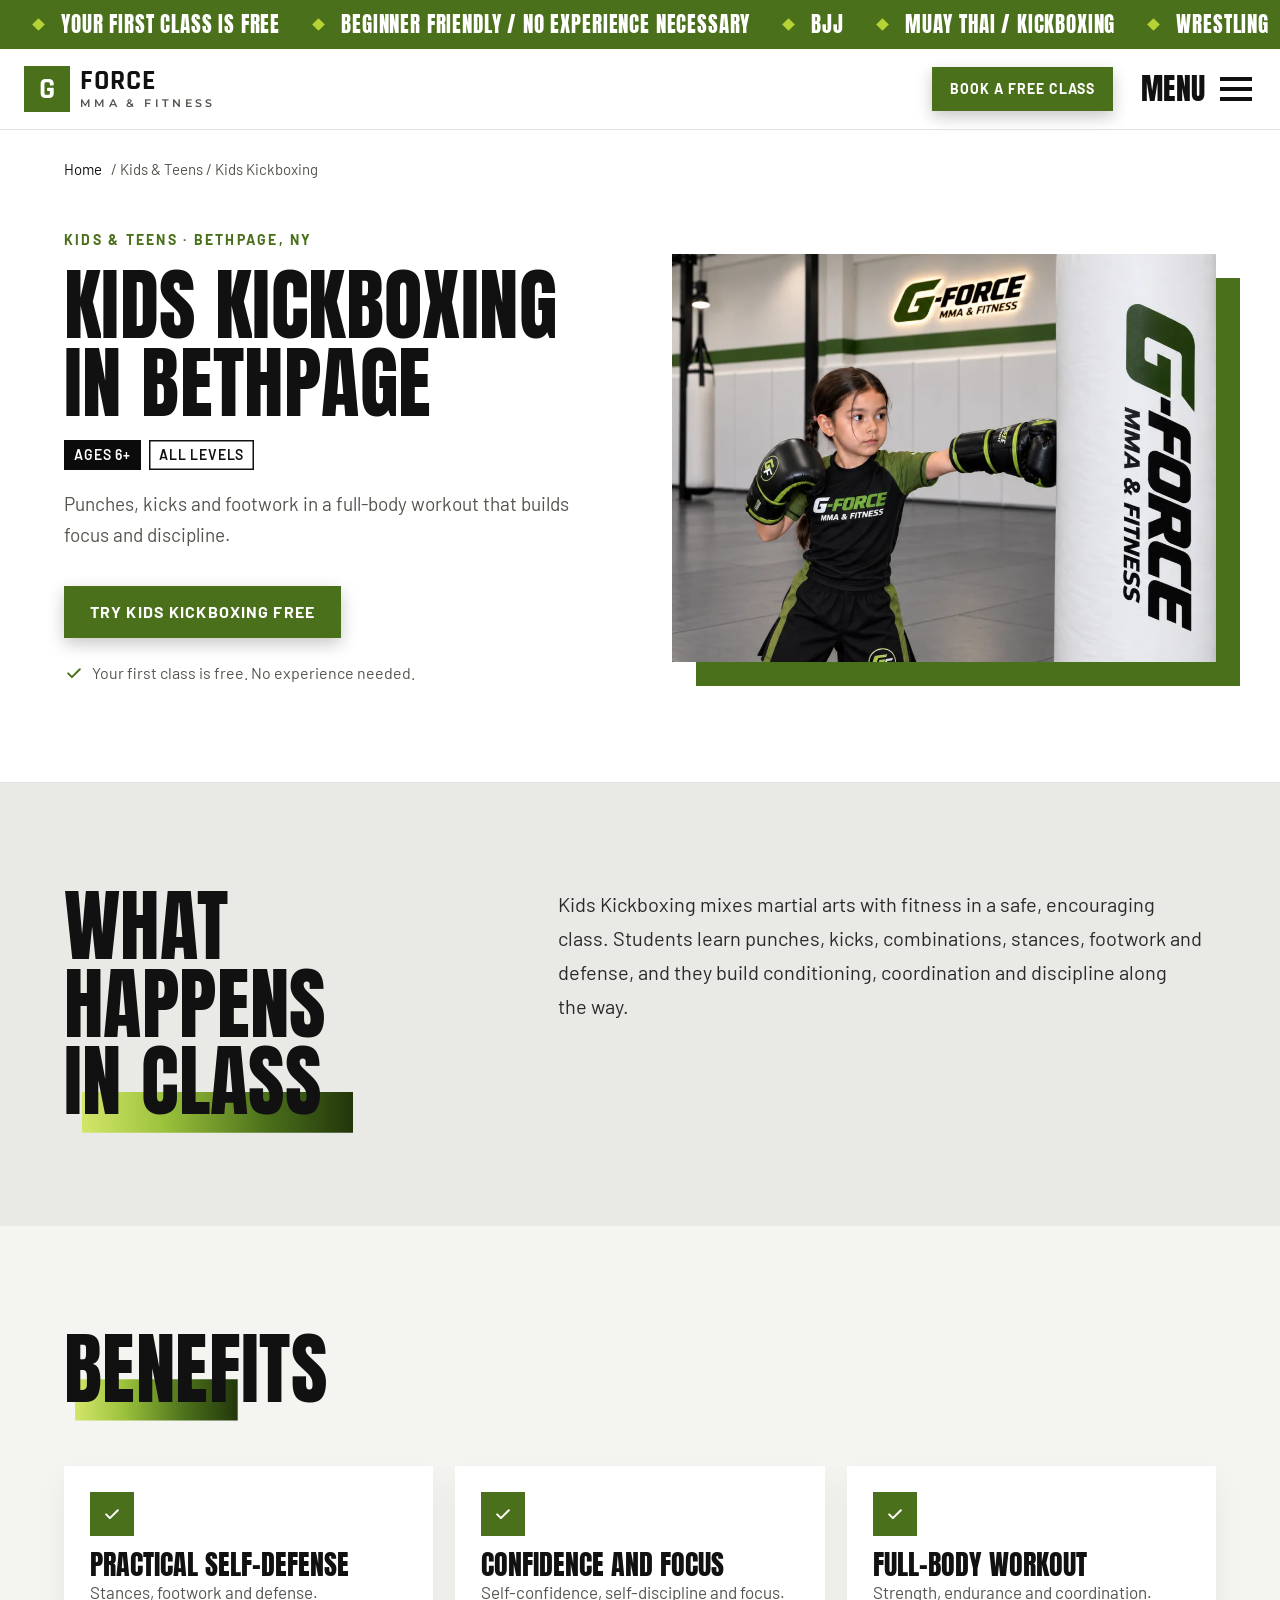
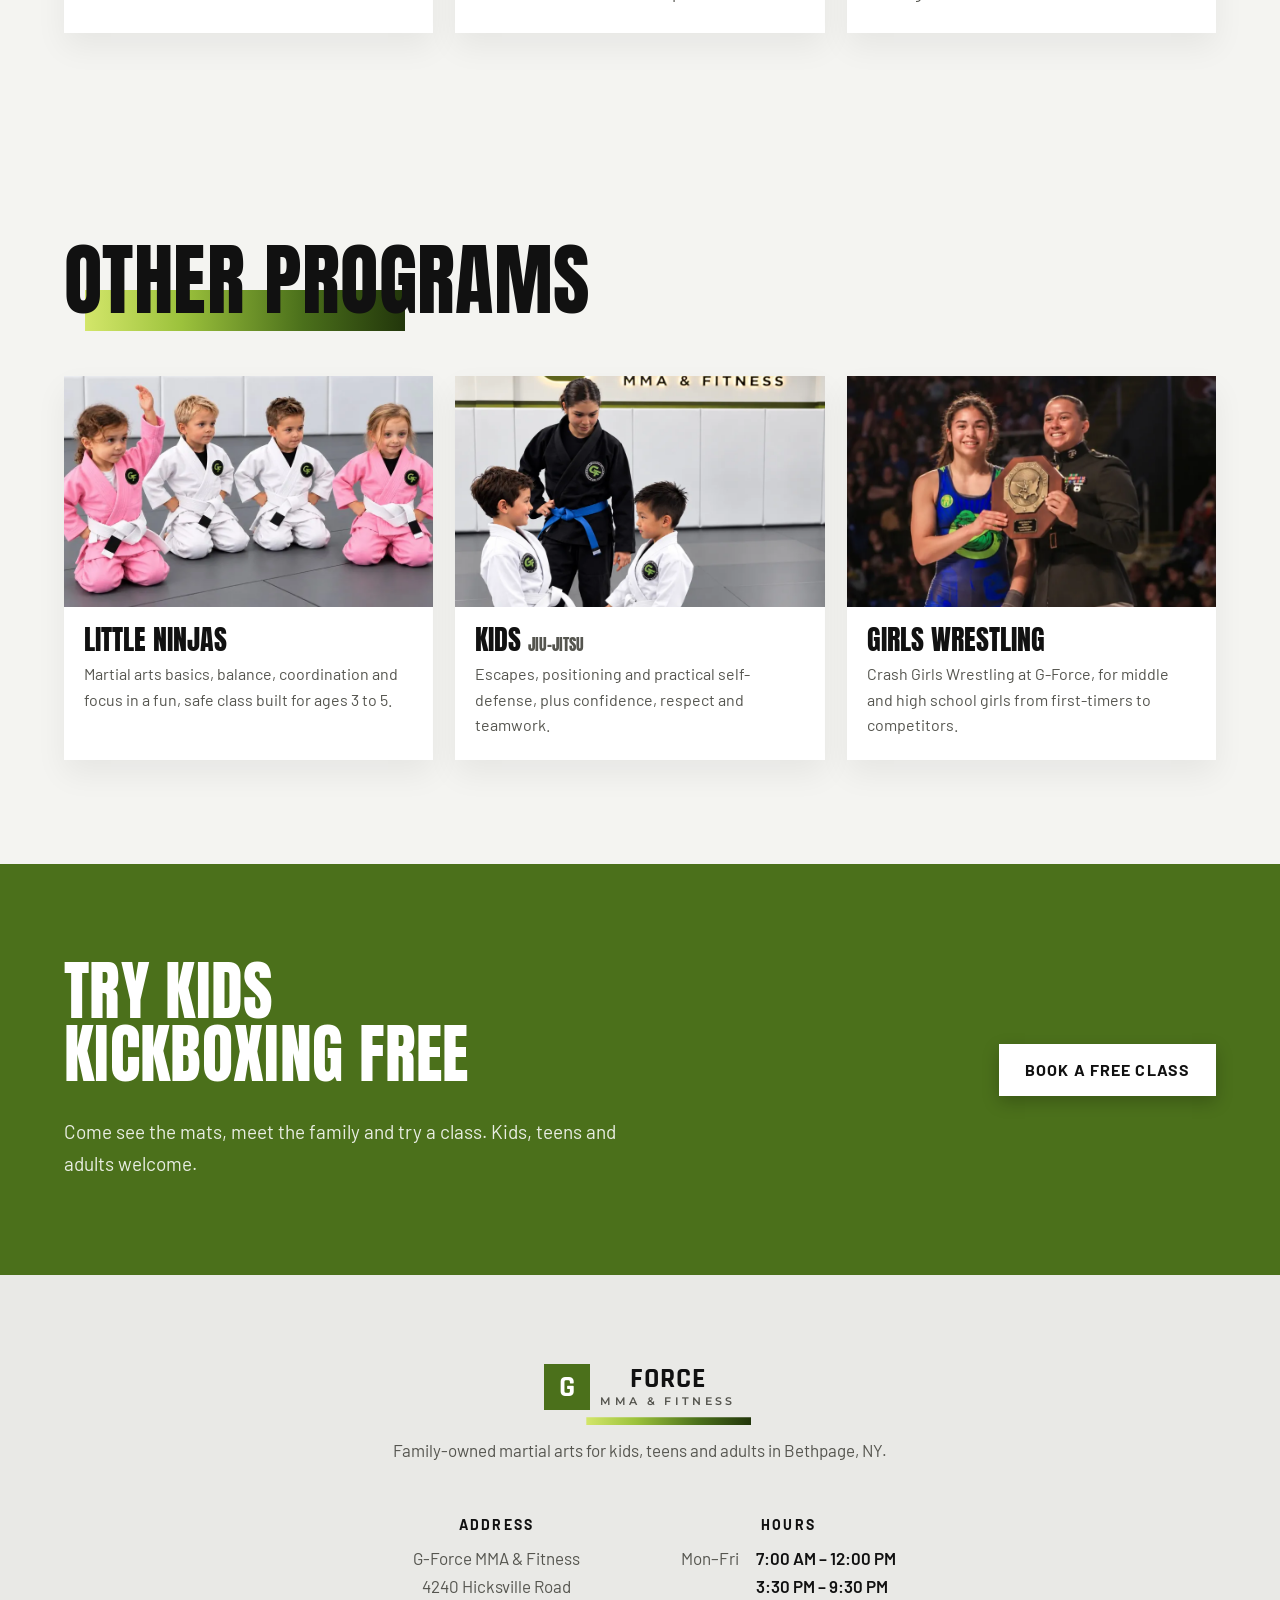
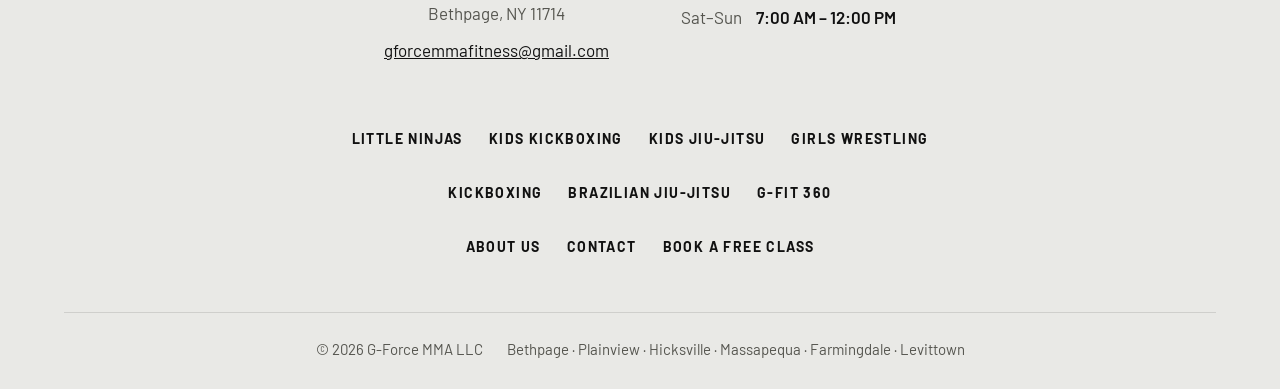
<file: kids-kickboxing.html>
<!doctype html>
<html lang="en"><head><meta charset="utf-8"><meta name="viewport" content="width=device-width,initial-scale=1,viewport-fit=cover">
<meta name="robots" content="index,follow,noimageindex,max-image-preview:none">
<title>Kids Kickboxing in Bethpage, NY | G-Force MMA</title>
<meta name="description" content="Kids Kickboxing in Bethpage, NY for ages 6+: punches, kicks and footwork in a full-body workout that builds focus and discipline. First class free.">
<link rel="canonical" href="https://g-forcemma.com/kids-kickboxing.html">
<meta property="og:type" content="website"><meta property="og:site_name" content="G-Force MMA &amp; Fitness">
<meta property="og:title" content="Kids Kickboxing in Bethpage, NY | G-Force MMA"><meta property="og:description" content="Kids Kickboxing in Bethpage, NY for ages 6+: punches, kicks and footwork in a full-body workout that builds focus and discipline. First class free.">
<meta property="og:url" content="https://g-forcemma.com/kids-kickboxing.html"><meta property="og:image" content="https://g-forcemma.com/img/og-image.jpg">
<meta property="og:image:width" content="1200"><meta property="og:image:height" content="630"><meta property="og:image:alt" content="Adult kickboxing class in G-Force gear at G-Force MMA &amp; Fitness">
<meta name="twitter:card" content="summary_large_image">
<link rel="icon" href="favicon.ico" sizes="32x32"><link rel="icon" type="image/png" sizes="192x192" href="img/icon-192.png"><link rel="apple-touch-icon" href="img/apple-touch-icon.png">
<meta name="theme-color" content="#FFFFFF">
<link rel="preconnect" href="https://fonts.googleapis.com">
<link rel="preconnect" href="https://fonts.gstatic.com" crossorigin>
<link rel="stylesheet" href="https://fonts.googleapis.com/css2?family=Anton&family=Barlow:wght@400;500;600;700&family=Rajdhani:wght@700&family=Montserrat:wght@600&display=swap">
<link rel="stylesheet" href="site.css">
<script>if(!matchMedia("(prefers-reduced-motion: reduce)").matches)document.documentElement.classList.add("motion")</script>

<script>
window.GF_CONFIG = {
  formEndpoint: "", mailto: "gforcemmafitness@gmail.com",   // GoHighLevel inbound-webhook URL (or any POST endpoint). Empty = draft mode.
  ga4: "",            // e.g. "G-XXXXXXX"
  metaPixel: ""       // e.g. "123456789012345"
};
window.dataLayer = window.dataLayer || [];
</script>
<script type="application/ld+json">{"@context": "https://schema.org", "@type": "SportsActivityLocation", "@id": "https://g-forcemma.com/#business", "name": "G-Force MMA & Fitness", "legalName": "G-Force MMA LLC", "url": "https://g-forcemma.com/", "email": "gforcemmafitness@gmail.com", "address": {"@type": "PostalAddress", "streetAddress": "4240 Hicksville Road", "addressLocality": "Bethpage", "addressRegion": "NY", "postalCode": "11714", "addressCountry": "US"}, "openingHoursSpecification": [{"@type": "OpeningHoursSpecification", "dayOfWeek": ["Monday", "Tuesday", "Wednesday", "Thursday", "Friday"], "opens": "07:00", "closes": "12:00"}, {"@type": "OpeningHoursSpecification", "dayOfWeek": ["Monday", "Tuesday", "Wednesday", "Thursday", "Friday"], "opens": "15:30", "closes": "21:30"}, {"@type": "OpeningHoursSpecification", "dayOfWeek": ["Saturday", "Sunday"], "opens": "07:00", "closes": "12:00"}], "areaServed": ["Bethpage", "Plainview", "Hicksville", "Massapequa", "Farmingdale", "Levittown", "Syosset", "Seaford", "Wantagh", "Jericho"], "image": "https://g-forcemma.com/img/og-image.jpg", "hasMap": "https://www.google.com/maps/search/?api=1&query=4240+Hicksville+Road+Bethpage+NY+11714", "description": "Family-owned martial arts in Bethpage, NY. Kids' classes from age 3, girls' wrestling, and adult BJJ, kickboxing and G-Fit 360. Your first class is free."}</script>
<script type="application/ld+json">{"@context": "https://schema.org", "@type": "BreadcrumbList", "itemListElement": [{"@type": "ListItem", "position": 1, "name": "Home", "item": "https://g-forcemma.com/"}, {"@type": "ListItem", "position": 2, "name": "Kids & teens", "item": "https://g-forcemma.com/#programs"}, {"@type": "ListItem", "position": 3, "name": "Kids Kickboxing", "item": "https://g-forcemma.com/kids-kickboxing.html"}]}</script>
</head><body>
<a class="skip" href="#top">Skip to content</a>
<svg width="0" height="0" style="position:absolute" aria-hidden="true">
  <defs>
    <symbol id="i-pin" viewBox="0 0 24 24" fill="none" stroke="currentColor" stroke-width="2" stroke-linecap="round" stroke-linejoin="round"><path d="M12 21s-7-6.2-7-11.5A7 7 0 0 1 19 9.5C19 14.8 12 21 12 21z"/><circle cx="12" cy="9.5" r="2.5"/></symbol>
    <symbol id="i-phone" viewBox="0 0 24 24" fill="none" stroke="currentColor" stroke-width="2" stroke-linecap="round" stroke-linejoin="round"><path d="M5 4h4l2 5-2.5 1.5a11 11 0 0 0 5 5L15 13l5 2v4a2 2 0 0 1-2 2A16 16 0 0 1 3 6a2 2 0 0 1 2-2"/></symbol>
    <symbol id="i-check" viewBox="0 0 24 24" fill="none" stroke="currentColor" stroke-width="2.4" stroke-linecap="round" stroke-linejoin="round"><path d="M5 12.5l4.5 4.5L19 7.5"/></symbol>
    <symbol id="i-cam" viewBox="0 0 24 24" fill="none" stroke="currentColor" stroke-width="2" stroke-linecap="round" stroke-linejoin="round"><path d="M4 8h3l2-3h6l2 3h3v11H4z"/><circle cx="12" cy="13" r="3.5"/></symbol>
    <symbol id="i-family" viewBox="0 0 24 24" fill="none" stroke="currentColor" stroke-width="2" stroke-linecap="round" stroke-linejoin="round"><circle cx="7" cy="6" r="2.5"/><circle cx="17" cy="6" r="2.5"/><circle cx="12" cy="12" r="2"/><path d="M3 21v-5a4 4 0 0 1 8 0M13 21v-5a4 4 0 0 1 8 0M9.5 21v-2.5a2.5 2.5 0 0 1 5 0V21"/></symbol>
    <symbol id="i-child" viewBox="0 0 24 24" fill="none" stroke="currentColor" stroke-width="2" stroke-linecap="round" stroke-linejoin="round"><circle cx="12" cy="5" r="2.5"/><path d="M12 8v7M7 10l5 1 5-1M9 21l3-6 3 6"/></symbol>
    <symbol id="i-eye" viewBox="0 0 24 24" fill="none" stroke="currentColor" stroke-width="2" stroke-linecap="round" stroke-linejoin="round"><path d="M2 12s3.6-7 10-7 10 7 10 7-3.6 7-10 7S2 12 2 12z"/><circle cx="12" cy="12" r="3"/></symbol>
    <symbol id="i-car" viewBox="0 0 24 24" fill="none" stroke="currentColor" stroke-width="2" stroke-linecap="round" stroke-linejoin="round"><path d="M4 16v-4l2-5h12l2 5v4z"/><path d="M4 12h16"/><circle cx="7.5" cy="16.5" r="1.8"/><circle cx="16.5" cy="16.5" r="1.8"/></symbol>
    <symbol id="i-shield" viewBox="0 0 24 24" fill="none" stroke="currentColor" stroke-width="2" stroke-linecap="round" stroke-linejoin="round"><path d="M12 3l8 3v6c0 5-3.5 8-8 9-4.5-1-8-4-8-9V6z"/><path d="M8.5 12l2.5 2.5 4.5-5"/></symbol>
    <symbol id="i-target" viewBox="0 0 24 24" fill="none" stroke="currentColor" stroke-width="2" stroke-linecap="round" stroke-linejoin="round"><circle cx="12" cy="12" r="8.5"/><circle cx="12" cy="12" r="4.5"/><circle cx="12" cy="12" r="1"/></symbol>
    <symbol id="i-balance" viewBox="0 0 24 24" fill="none" stroke="currentColor" stroke-width="2" stroke-linecap="round" stroke-linejoin="round"><circle cx="12" cy="4.5" r="2"/><path d="M12 7v7M4 10h16M8 21l4-7 4 7"/></symbol>
    <symbol id="i-star" viewBox="0 0 24 24" fill="none" stroke="currentColor" stroke-width="2" stroke-linecap="round" stroke-linejoin="round"><path d="M12 3.5l2.6 5.3 5.9.9-4.3 4.1 1 5.8L12 16.8l-5.2 2.8 1-5.8-4.3-4.1 5.9-.9z"/></symbol>
    <symbol id="i-shower" viewBox="0 0 24 24" fill="none" stroke="currentColor" stroke-width="2" stroke-linecap="round" stroke-linejoin="round"><path d="M5 21V8a4 4 0 0 1 8 0"/><path d="M10 11h7a0 0 0 0 1 0 0 3.5 3.5 0 0 0-7 0z"/><path d="M11.5 15v1M14 15v2M16.5 15v1"/></symbol>
    <symbol id="i-snow" viewBox="0 0 24 24" fill="none" stroke="currentColor" stroke-width="2" stroke-linecap="round" stroke-linejoin="round"><path d="M12 2v20M4.5 6.5l15 11M19.5 6.5l-15 11"/></symbol>
    <symbol id="i-wifi" viewBox="0 0 24 24" fill="none" stroke="currentColor" stroke-width="2" stroke-linecap="round" stroke-linejoin="round"><path d="M2.5 9a14 14 0 0 1 19 0M5.5 12.5a9.5 9.5 0 0 1 13 0M8.5 16a5 5 0 0 1 7 0"/><circle cx="12" cy="19.5" r="1"/></symbol>
    <symbol id="i-dumbbell" viewBox="0 0 24 24" fill="none" stroke="currentColor" stroke-width="2" stroke-linecap="round" stroke-linejoin="round"><path d="M7 12h10M4 8v8M7 6v12M17 6v12M20 8v8"/></symbol>
    <symbol id="i-bag" viewBox="0 0 24 24" fill="none" stroke="currentColor" stroke-width="2" stroke-linecap="round" stroke-linejoin="round"><path d="M12 2v3"/><rect x="7" y="5" width="10" height="16" rx="4"/></symbol>
    <symbol id="i-lock" viewBox="0 0 24 24" fill="none" stroke="currentColor" stroke-width="2" stroke-linecap="round" stroke-linejoin="round"><rect x="5" y="3" width="14" height="18" rx="2"/><path d="M12 3v18M8.5 10v2M15.5 10v2"/></symbol>
    <symbol id="i-access" viewBox="0 0 24 24" fill="none" stroke="currentColor" stroke-width="2" stroke-linecap="round" stroke-linejoin="round"><circle cx="12" cy="4" r="2"/><path d="M5 8l7 1.5L19 8M12 9.5V15l-3 6M12 15l3 6"/></symbol>
    <symbol id="i-menu" viewBox="0 0 24 24" fill="none" stroke="currentColor" stroke-width="2" stroke-linecap="round"><path d="M4 7h16M4 12h16M4 17h16"/></symbol>
    <symbol id="i-arrow" viewBox="0 0 24 24" fill="none" stroke="currentColor" stroke-width="2.2" stroke-linecap="round" stroke-linejoin="round"><path d="M5 12h14M13 6l6 6-6 6"/></symbol>
  <symbol id="i-chev" viewBox="0 0 24 24" fill="none" stroke="currentColor" stroke-width="2.4" stroke-linecap="round" stroke-linejoin="round"><path d="M6 9l6 6 6-6"/></symbol>
    <symbol id="i-mail" viewBox="0 0 24 24" fill="none" stroke="currentColor" stroke-width="2" stroke-linecap="round" stroke-linejoin="round"><rect x="3" y="5" width="18" height="14" rx="2"/><path d="M3 7l9 6 9-6"/></symbol>
  </defs>
</svg>
<div class="tick" role="region" aria-label="Highlights"><div class="tick-track"><div class="tick-run"><span class="tick-i">Your First Class is Free</span><span class="tick-i">Beginner Friendly / No Experience Necessary</span><span class="tick-i">BJJ</span><span class="tick-i">Muay Thai / Kickboxing</span><span class="tick-i">Wrestling</span><span class="tick-i">Pre-school Programs</span><span class="tick-i">Self-Defense</span><span class="tick-i">Anti-Bullying</span><span class="tick-i">Family-owned in Bethpage</span><span class="tick-i">4240 Hicksville Road NY</span></div><div class="tick-run" aria-hidden="true"><span class="tick-i">Your First Class is Free</span><span class="tick-i">Beginner Friendly / No Experience Necessary</span><span class="tick-i">BJJ</span><span class="tick-i">Muay Thai / Kickboxing</span><span class="tick-i">Wrestling</span><span class="tick-i">Pre-school Programs</span><span class="tick-i">Self-Defense</span><span class="tick-i">Anti-Bullying</span><span class="tick-i">Family-owned in Bethpage</span><span class="tick-i">4240 Hicksville Road NY</span></div></div></div>
<header class="hdr">
  <div class="wrap">
    <a class="logo" href="./" aria-label="G-Force MMA &amp; Fitness home"><span class="g" aria-hidden="true">G</span><span class="wm"><b>FORCE</b><small>MMA &amp; FITNESS</small></span></a>
    <a class="btn btn-primary btn-sm hdr-cta" href="contact.html#book">Book a Free Class</a>
    <button class="menu-btn" type="button" aria-expanded="false" aria-controls="mainnav" id="menuBtn"><span class="mb-t">Menu</span><span class="mb-i" aria-hidden="true"><i></i><i></i><i></i></span></button>
  </div>
  <nav class="nav" aria-label="Main" id="mainnav">
    <div class="wrap">
      <div class="nav-cols"><div class="nav-col"><p class="nav-h">Kids &amp; Teens</p><a href="little-ninjas.html">Little Ninjas</a><a href="kids-kickboxing.html" aria-current="page">Kids Kickboxing</a><a href="kids-jiu-jitsu.html">Kids Jiu-Jitsu</a><a href="girls-wrestling.html">Girls Wrestling</a></div><div class="nav-col"><p class="nav-h">Adults</p><a href="kickboxing.html">Kickboxing</a><a href="jiu-jitsu.html">Brazilian Jiu-Jitsu</a><a href="g-fit-360.html">G-Fit 360</a></div><div class="nav-col"><p class="nav-h">G-Force</p><a href="./">Home</a><a href="about.html">About Us</a><a href="contact.html">Contact</a></div></div>
      <div class="nav-foot"><p>4240 Hicksville Road, Bethpage, NY 11714</p><a class="btn btn-primary" href="contact.html#book">Book a Free Class</a></div>
    </div>
  </nav>
</header>
<main id="top">
<nav class="crumbs" aria-label="Breadcrumb"><div class="wrap"><a href="./">Home</a> <span aria-hidden="true">/</span> <span aria-current="page">Kids &amp; Teens</span> <span aria-hidden="true">/</span> <span aria-current="page">Kids Kickboxing</span></div></nav>
<section class="phero" aria-labelledby="ph1"><div class="wrap">
  <div>
    <p class="eyebrow"><span class="belt" aria-hidden="true"><span class="tip"><i></i><i></i><i></i><i></i></span></span>Kids &amp; Teens · Bethpage, NY</p>
    <h1 id="ph1">Kids Kickboxing in Bethpage</h1>
    <div class="chips" style="margin-top:18px"><span class="chip">Ages 6+</span><span class="chip alt">All Levels</span></div>
    <p class="lede" style="margin-top:18px">Punches, kicks and footwork in a full-body workout that builds focus and discipline.</p>
    <div class="ctas"><a class="btn btn-primary" href="contact.html?program=kids-kickboxing#book">Try Kids Kickboxing Free</a></div>
    <p class="reassure"><svg aria-hidden="true"><use href="#i-check"/></svg>Your first class is free. No experience needed.</p>
  </div>
  <div class="phero-media"><div class="photo has-img "><picture><source type="image/webp" srcset="img/kids-kickboxing-480.webp 480w, img/kids-kickboxing.webp 1000w" sizes="(max-width: 900px) 100vw, 50vw"><img src="img/kids-kickboxing.jpg" alt="Young student in G-Force gear punching a heavy bag" style="object-position:center 30%" loading="lazy" decoding="async" width="1000" height="1000"></picture></div></div>
</div></section>

<section aria-labelledby="what-h"><div class="wrap split-text">
  <div class="sec-head"><h2 id="what-h">What happens in class</h2></div>
  <div><p class="prose">Kids Kickboxing mixes martial arts with fitness in a safe, encouraging class. Students learn punches, kicks, combinations, stances, footwork and defense, and they build conditioning, coordination and discipline along the way.</p></div>
</div></section>

<section class="mist" aria-labelledby="ben-h"><div class="wrap">
  <div class="sec-head"><h2 id="ben-h">Benefits</h2></div>
  <ul class="ben"><li><span class="ic"><svg aria-hidden="true"><use href="#i-check"/></svg></span><div><h3>Practical Self-Defense</h3><p>Stances, footwork and defense.</p></div></li><li><span class="ic"><svg aria-hidden="true"><use href="#i-check"/></svg></span><div><h3>Confidence and Focus</h3><p>Self-confidence, self-discipline and focus.</p></div></li><li><span class="ic"><svg aria-hidden="true"><use href="#i-check"/></svg></span><div><h3>Full-Body Workout</h3><p>Strength, endurance and coordination.</p></div></li></ul>
</div></section>







<section class="mist" aria-labelledby="rel-h"><div class="wrap">
  <div class="sec-head"><h2 id="rel-h">Other programs</h2></div>
  <div class="rel-grid"><a class="rel" href="little-ninjas.html"><div class="photo has-img "><picture><source type="image/webp" srcset="img/little-ninjas-480.webp 480w, img/little-ninjas.webp 900w" sizes="(max-width: 900px) 100vw, 50vw"><img src="img/little-ninjas.jpg" alt="Little Ninjas students, ages 3 to 5, kneeling on the mat" style="object-position:center" loading="lazy" decoding="async" width="900" height="528"></picture></div><span class="rel-b"><b>Little Ninjas</b><span>Martial arts basics, balance, coordination and focus in a fun, safe class built for ages 3 to 5.</span></span></a><a class="rel" href="kids-jiu-jitsu.html"><div class="photo has-img "><picture><source type="image/webp" srcset="img/kids-jiu-jitsu-480.webp 480w, img/kids-jiu-jitsu.webp 900w" sizes="(max-width: 900px) 100vw, 50vw"><img src="img/kids-jiu-jitsu.jpg" alt="Coach Haley in a black gi with two young students in white gis" style="object-position:center 20%" loading="lazy" decoding="async" width="900" height="1200"></picture></div><span class="rel-b"><b>Kids <span class="nw">Jiu-Jitsu</span></b><span>Escapes, positioning and practical self-defense, plus confidence, respect and teamwork.</span></span></a><a class="rel" href="girls-wrestling.html"><div class="photo has-img "><picture><source type="image/webp" srcset="img/girls-wrestling-480.webp 480w, img/girls-wrestling.webp 900w" sizes="(max-width: 900px) 100vw, 50vw"><img src="img/girls-wrestling.jpg" alt="Haley Gonzales holding a wrestling award plaque on stage" style="object-position:center 15%" loading="lazy" decoding="async" width="900" height="1229"></picture></div><span class="rel-b"><b>Girls Wrestling</b><span>Crash Girls Wrestling at G-Force, for middle and high school girls from first-timers to competitors.</span></span></a></div>
</div></section>
<section class="cta-band" aria-label="Book a free class"><div class="wrap">
  <div><h2>Try Kids Kickboxing free<span class="volt"></span></h2><p class="lede">Come see the mats, meet the family and try a class. Kids, teens and adults welcome.</p></div>
  <div class="cta-row"><a class="btn btn-primary" href="contact.html#book">Book a Free Class</a></div>
</div></section>
</main>
<footer class="foot">
  <div class="wrap">
    <div class="foot-logo"><a class="logo" href="./" aria-label="G-Force MMA &amp; Fitness home"><span class="g" aria-hidden="true">G</span><span class="wm"><b>FORCE</b><small>MMA &amp; FITNESS</small></span></a></div>
    <p class="foot-tag">Family-owned martial arts for kids, teens and adults in Bethpage, NY.</p>
    <div class="foot-cols">
      <div><h4>Address</h4><p>G-Force MMA &amp; Fitness<br>4240 Hicksville Road<br>Bethpage, NY 11714</p><p><a href="mailto:gforcemmafitness@gmail.com">gforcemmafitness@gmail.com</a></p></div>
      <div><h4>Hours</h4><dl class="foot-hours"><dt>Mon–Fri</dt><dd>7:00 AM – 12:00 PM<br>3:30 PM – 9:30 PM</dd><dt>Sat–Sun</dt><dd>7:00 AM – 12:00 PM</dd></dl></div>
    </div>
    <nav class="foot-links" aria-label="Kids and teens programs"><a href="little-ninjas.html">Little Ninjas</a><a href="kids-kickboxing.html">Kids Kickboxing</a><a href="kids-jiu-jitsu.html">Kids Jiu-Jitsu</a><a href="girls-wrestling.html">Girls Wrestling</a></nav>
    <nav class="foot-links foot-links-2" aria-label="Adult programs"><a href="kickboxing.html">Kickboxing</a><a href="jiu-jitsu.html">Brazilian Jiu-Jitsu</a><a href="g-fit-360.html">G-Fit 360</a></nav>
    <nav class="foot-links foot-links-2" aria-label="Site"><a href="about.html">About Us</a><a href="contact.html">Contact</a><a href="contact.html#book">Book a Free Class</a></nav>
    <div class="base"><span>© 2026 G-Force MMA LLC</span><span>Bethpage · Plainview · Hicksville · Massapequa · Farmingdale · Levittown</span></div>
  </div>
</footer>
<div class="mcta">
  <a class="btn btn-primary" href="contact.html#book">Book a Free Class</a>
  <a class="call" href="mailto:gforcemmafitness@gmail.com" aria-label="Email G-Force"><svg aria-hidden="true"><use href="#i-mail"/></svg></a>
</div>
<script src="schedule-data.js"></script>
<script src="site.js"></script>
<script src="motion.js" defer></script>
<script src="booking.js" defer></script>

</body></html>
</file>
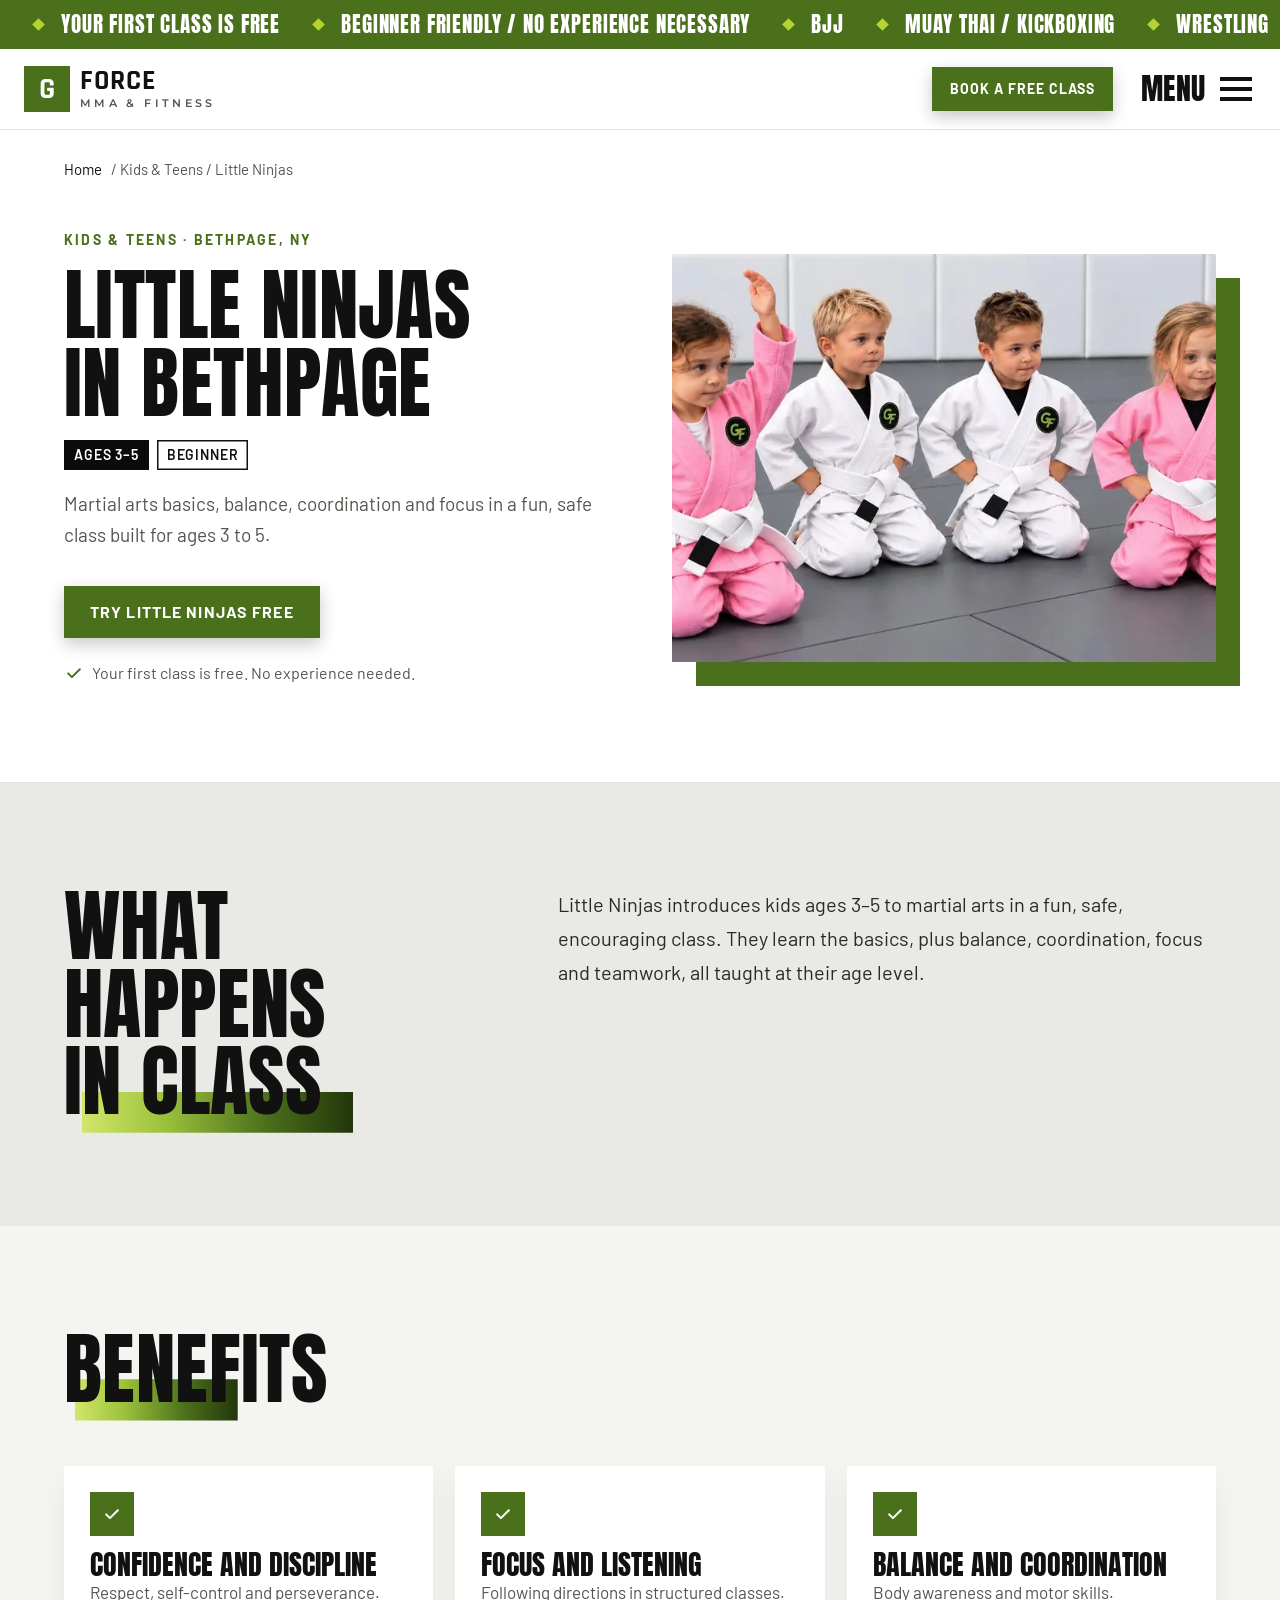
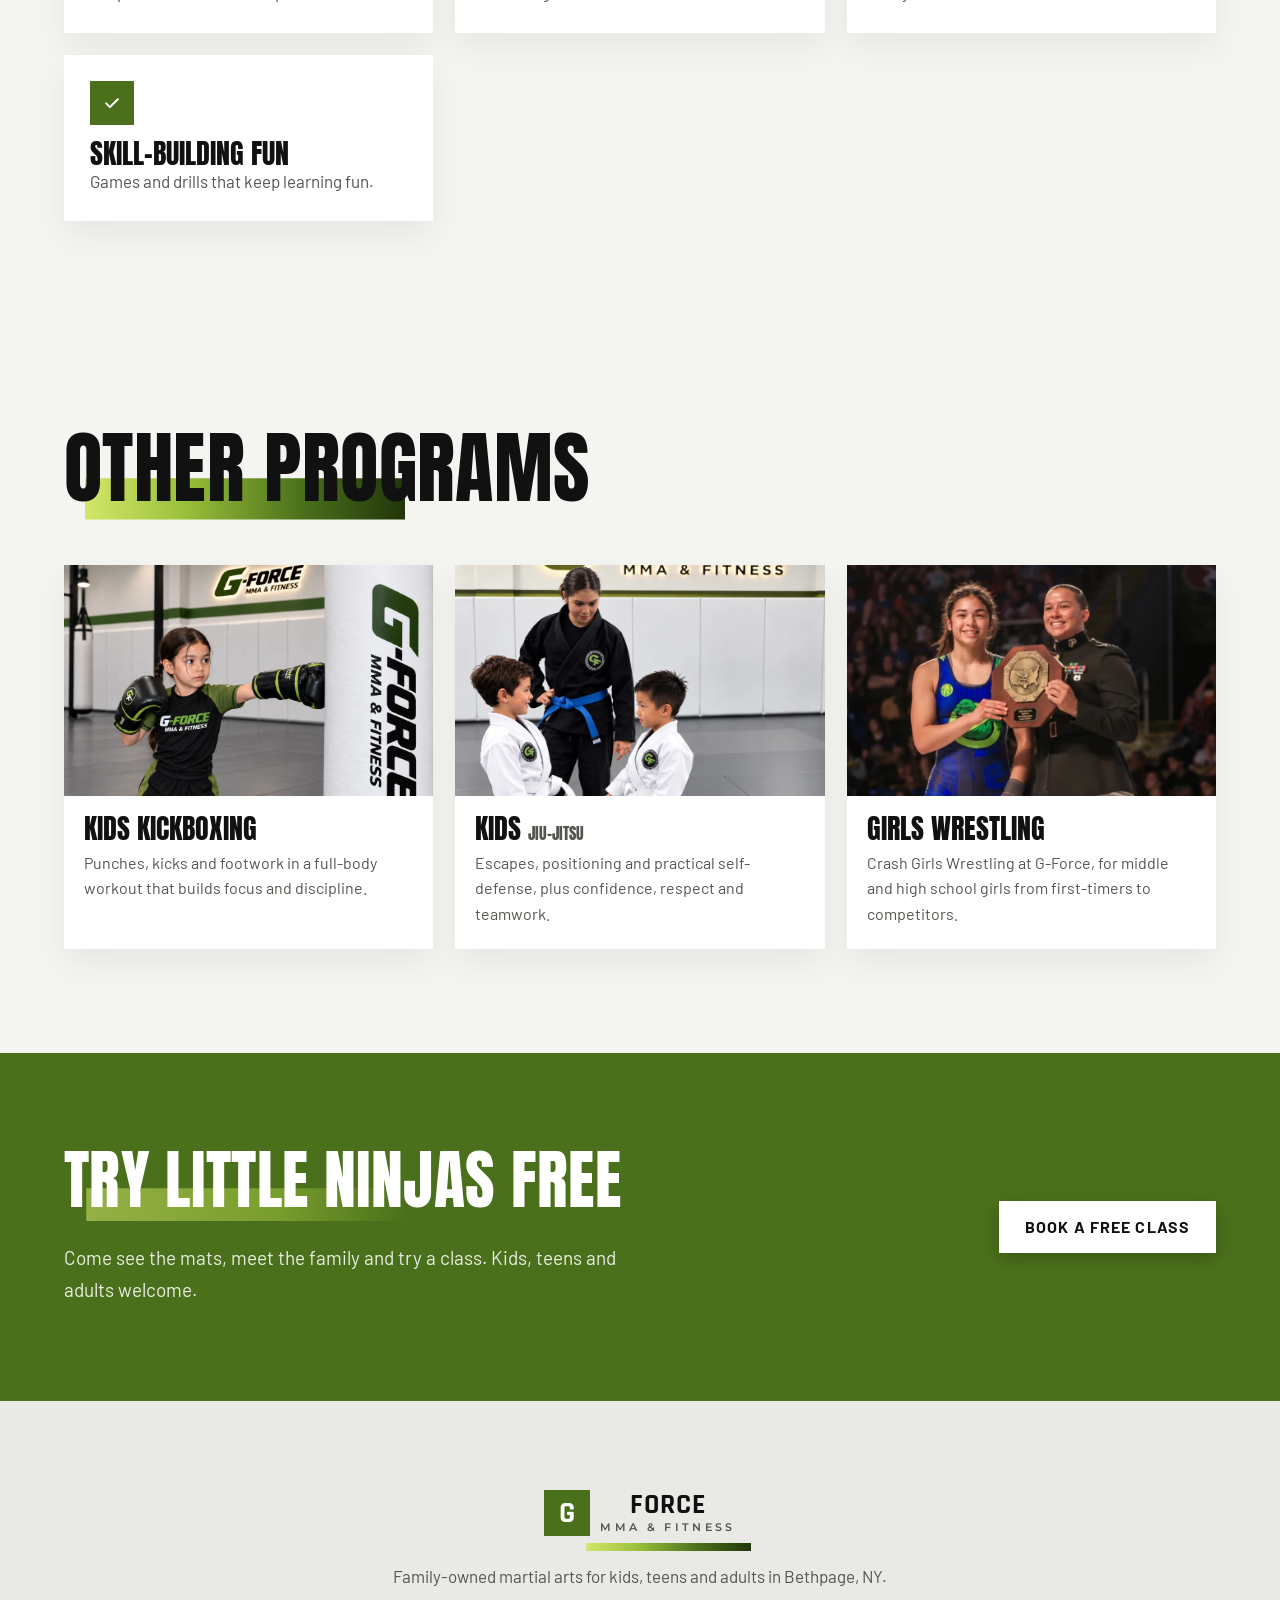
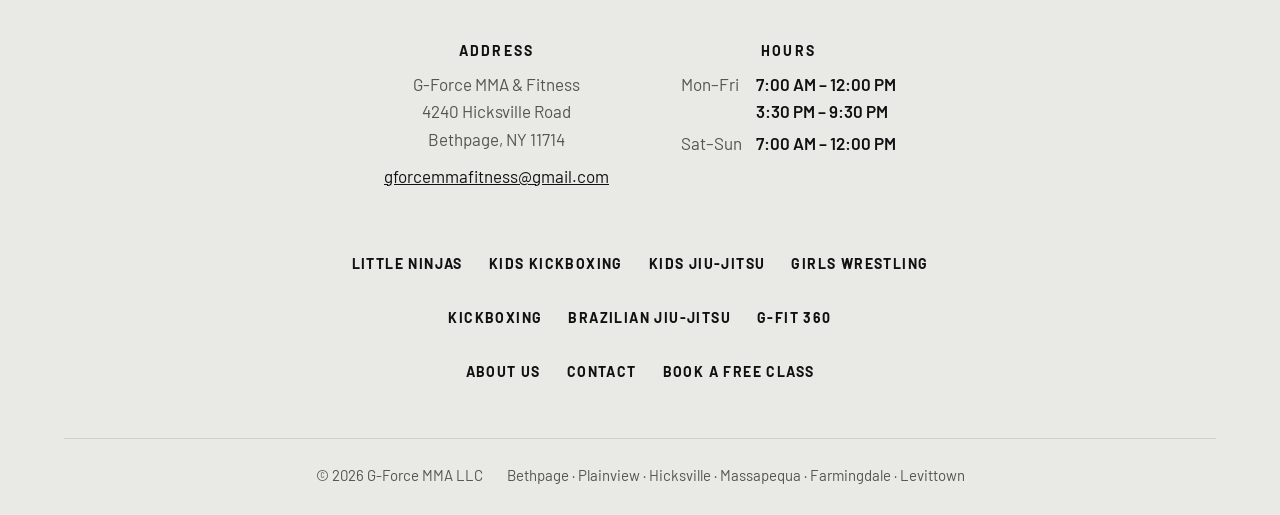
<file: little-ninjas.html>
<!doctype html>
<html lang="en"><head><meta charset="utf-8"><meta name="viewport" content="width=device-width,initial-scale=1,viewport-fit=cover">
<meta name="robots" content="index,follow,noimageindex,max-image-preview:none">
<title>Little Ninjas in Bethpage, NY | G-Force MMA</title>
<meta name="description" content="Little Ninjas in Bethpage, NY: martial arts basics, balance, coordination and focus for ages 3 to 5 at G-Force MMA &amp; Fitness. First class free.">
<link rel="canonical" href="https://g-forcemma.com/little-ninjas.html">
<meta property="og:type" content="website"><meta property="og:site_name" content="G-Force MMA &amp; Fitness">
<meta property="og:title" content="Little Ninjas in Bethpage, NY | G-Force MMA"><meta property="og:description" content="Little Ninjas in Bethpage, NY: martial arts basics, balance, coordination and focus for ages 3 to 5 at G-Force MMA &amp; Fitness. First class free.">
<meta property="og:url" content="https://g-forcemma.com/little-ninjas.html"><meta property="og:image" content="https://g-forcemma.com/img/og-image.jpg">
<meta property="og:image:width" content="1200"><meta property="og:image:height" content="630"><meta property="og:image:alt" content="Adult kickboxing class in G-Force gear at G-Force MMA &amp; Fitness">
<meta name="twitter:card" content="summary_large_image">
<link rel="icon" href="favicon.ico" sizes="32x32"><link rel="icon" type="image/png" sizes="192x192" href="img/icon-192.png"><link rel="apple-touch-icon" href="img/apple-touch-icon.png">
<meta name="theme-color" content="#FFFFFF">
<link rel="preconnect" href="https://fonts.googleapis.com">
<link rel="preconnect" href="https://fonts.gstatic.com" crossorigin>
<link rel="stylesheet" href="https://fonts.googleapis.com/css2?family=Anton&family=Barlow:wght@400;500;600;700&family=Rajdhani:wght@700&family=Montserrat:wght@600&display=swap">
<link rel="stylesheet" href="site.css">
<script>if(!matchMedia("(prefers-reduced-motion: reduce)").matches)document.documentElement.classList.add("motion")</script>

<script>
window.GF_CONFIG = {
  formEndpoint: "", mailto: "gforcemmafitness@gmail.com",   // GoHighLevel inbound-webhook URL (or any POST endpoint). Empty = draft mode.
  ga4: "",            // e.g. "G-XXXXXXX"
  metaPixel: ""       // e.g. "123456789012345"
};
window.dataLayer = window.dataLayer || [];
</script>
<script type="application/ld+json">{"@context": "https://schema.org", "@type": "SportsActivityLocation", "@id": "https://g-forcemma.com/#business", "name": "G-Force MMA & Fitness", "legalName": "G-Force MMA LLC", "url": "https://g-forcemma.com/", "email": "gforcemmafitness@gmail.com", "address": {"@type": "PostalAddress", "streetAddress": "4240 Hicksville Road", "addressLocality": "Bethpage", "addressRegion": "NY", "postalCode": "11714", "addressCountry": "US"}, "openingHoursSpecification": [{"@type": "OpeningHoursSpecification", "dayOfWeek": ["Monday", "Tuesday", "Wednesday", "Thursday", "Friday"], "opens": "07:00", "closes": "12:00"}, {"@type": "OpeningHoursSpecification", "dayOfWeek": ["Monday", "Tuesday", "Wednesday", "Thursday", "Friday"], "opens": "15:30", "closes": "21:30"}, {"@type": "OpeningHoursSpecification", "dayOfWeek": ["Saturday", "Sunday"], "opens": "07:00", "closes": "12:00"}], "areaServed": ["Bethpage", "Plainview", "Hicksville", "Massapequa", "Farmingdale", "Levittown", "Syosset", "Seaford", "Wantagh", "Jericho"], "image": "https://g-forcemma.com/img/og-image.jpg", "hasMap": "https://www.google.com/maps/search/?api=1&query=4240+Hicksville+Road+Bethpage+NY+11714", "description": "Family-owned martial arts in Bethpage, NY. Kids' classes from age 3, girls' wrestling, and adult BJJ, kickboxing and G-Fit 360. Your first class is free."}</script>
<script type="application/ld+json">{"@context": "https://schema.org", "@type": "BreadcrumbList", "itemListElement": [{"@type": "ListItem", "position": 1, "name": "Home", "item": "https://g-forcemma.com/"}, {"@type": "ListItem", "position": 2, "name": "Kids & teens", "item": "https://g-forcemma.com/#programs"}, {"@type": "ListItem", "position": 3, "name": "Little Ninjas", "item": "https://g-forcemma.com/little-ninjas.html"}]}</script>
</head><body>
<a class="skip" href="#top">Skip to content</a>
<svg width="0" height="0" style="position:absolute" aria-hidden="true">
  <defs>
    <symbol id="i-pin" viewBox="0 0 24 24" fill="none" stroke="currentColor" stroke-width="2" stroke-linecap="round" stroke-linejoin="round"><path d="M12 21s-7-6.2-7-11.5A7 7 0 0 1 19 9.5C19 14.8 12 21 12 21z"/><circle cx="12" cy="9.5" r="2.5"/></symbol>
    <symbol id="i-phone" viewBox="0 0 24 24" fill="none" stroke="currentColor" stroke-width="2" stroke-linecap="round" stroke-linejoin="round"><path d="M5 4h4l2 5-2.5 1.5a11 11 0 0 0 5 5L15 13l5 2v4a2 2 0 0 1-2 2A16 16 0 0 1 3 6a2 2 0 0 1 2-2"/></symbol>
    <symbol id="i-check" viewBox="0 0 24 24" fill="none" stroke="currentColor" stroke-width="2.4" stroke-linecap="round" stroke-linejoin="round"><path d="M5 12.5l4.5 4.5L19 7.5"/></symbol>
    <symbol id="i-cam" viewBox="0 0 24 24" fill="none" stroke="currentColor" stroke-width="2" stroke-linecap="round" stroke-linejoin="round"><path d="M4 8h3l2-3h6l2 3h3v11H4z"/><circle cx="12" cy="13" r="3.5"/></symbol>
    <symbol id="i-family" viewBox="0 0 24 24" fill="none" stroke="currentColor" stroke-width="2" stroke-linecap="round" stroke-linejoin="round"><circle cx="7" cy="6" r="2.5"/><circle cx="17" cy="6" r="2.5"/><circle cx="12" cy="12" r="2"/><path d="M3 21v-5a4 4 0 0 1 8 0M13 21v-5a4 4 0 0 1 8 0M9.5 21v-2.5a2.5 2.5 0 0 1 5 0V21"/></symbol>
    <symbol id="i-child" viewBox="0 0 24 24" fill="none" stroke="currentColor" stroke-width="2" stroke-linecap="round" stroke-linejoin="round"><circle cx="12" cy="5" r="2.5"/><path d="M12 8v7M7 10l5 1 5-1M9 21l3-6 3 6"/></symbol>
    <symbol id="i-eye" viewBox="0 0 24 24" fill="none" stroke="currentColor" stroke-width="2" stroke-linecap="round" stroke-linejoin="round"><path d="M2 12s3.6-7 10-7 10 7 10 7-3.6 7-10 7S2 12 2 12z"/><circle cx="12" cy="12" r="3"/></symbol>
    <symbol id="i-car" viewBox="0 0 24 24" fill="none" stroke="currentColor" stroke-width="2" stroke-linecap="round" stroke-linejoin="round"><path d="M4 16v-4l2-5h12l2 5v4z"/><path d="M4 12h16"/><circle cx="7.5" cy="16.5" r="1.8"/><circle cx="16.5" cy="16.5" r="1.8"/></symbol>
    <symbol id="i-shield" viewBox="0 0 24 24" fill="none" stroke="currentColor" stroke-width="2" stroke-linecap="round" stroke-linejoin="round"><path d="M12 3l8 3v6c0 5-3.5 8-8 9-4.5-1-8-4-8-9V6z"/><path d="M8.5 12l2.5 2.5 4.5-5"/></symbol>
    <symbol id="i-target" viewBox="0 0 24 24" fill="none" stroke="currentColor" stroke-width="2" stroke-linecap="round" stroke-linejoin="round"><circle cx="12" cy="12" r="8.5"/><circle cx="12" cy="12" r="4.5"/><circle cx="12" cy="12" r="1"/></symbol>
    <symbol id="i-balance" viewBox="0 0 24 24" fill="none" stroke="currentColor" stroke-width="2" stroke-linecap="round" stroke-linejoin="round"><circle cx="12" cy="4.5" r="2"/><path d="M12 7v7M4 10h16M8 21l4-7 4 7"/></symbol>
    <symbol id="i-star" viewBox="0 0 24 24" fill="none" stroke="currentColor" stroke-width="2" stroke-linecap="round" stroke-linejoin="round"><path d="M12 3.5l2.6 5.3 5.9.9-4.3 4.1 1 5.8L12 16.8l-5.2 2.8 1-5.8-4.3-4.1 5.9-.9z"/></symbol>
    <symbol id="i-shower" viewBox="0 0 24 24" fill="none" stroke="currentColor" stroke-width="2" stroke-linecap="round" stroke-linejoin="round"><path d="M5 21V8a4 4 0 0 1 8 0"/><path d="M10 11h7a0 0 0 0 1 0 0 3.5 3.5 0 0 0-7 0z"/><path d="M11.5 15v1M14 15v2M16.5 15v1"/></symbol>
    <symbol id="i-snow" viewBox="0 0 24 24" fill="none" stroke="currentColor" stroke-width="2" stroke-linecap="round" stroke-linejoin="round"><path d="M12 2v20M4.5 6.5l15 11M19.5 6.5l-15 11"/></symbol>
    <symbol id="i-wifi" viewBox="0 0 24 24" fill="none" stroke="currentColor" stroke-width="2" stroke-linecap="round" stroke-linejoin="round"><path d="M2.5 9a14 14 0 0 1 19 0M5.5 12.5a9.5 9.5 0 0 1 13 0M8.5 16a5 5 0 0 1 7 0"/><circle cx="12" cy="19.5" r="1"/></symbol>
    <symbol id="i-dumbbell" viewBox="0 0 24 24" fill="none" stroke="currentColor" stroke-width="2" stroke-linecap="round" stroke-linejoin="round"><path d="M7 12h10M4 8v8M7 6v12M17 6v12M20 8v8"/></symbol>
    <symbol id="i-bag" viewBox="0 0 24 24" fill="none" stroke="currentColor" stroke-width="2" stroke-linecap="round" stroke-linejoin="round"><path d="M12 2v3"/><rect x="7" y="5" width="10" height="16" rx="4"/></symbol>
    <symbol id="i-lock" viewBox="0 0 24 24" fill="none" stroke="currentColor" stroke-width="2" stroke-linecap="round" stroke-linejoin="round"><rect x="5" y="3" width="14" height="18" rx="2"/><path d="M12 3v18M8.5 10v2M15.5 10v2"/></symbol>
    <symbol id="i-access" viewBox="0 0 24 24" fill="none" stroke="currentColor" stroke-width="2" stroke-linecap="round" stroke-linejoin="round"><circle cx="12" cy="4" r="2"/><path d="M5 8l7 1.5L19 8M12 9.5V15l-3 6M12 15l3 6"/></symbol>
    <symbol id="i-menu" viewBox="0 0 24 24" fill="none" stroke="currentColor" stroke-width="2" stroke-linecap="round"><path d="M4 7h16M4 12h16M4 17h16"/></symbol>
    <symbol id="i-arrow" viewBox="0 0 24 24" fill="none" stroke="currentColor" stroke-width="2.2" stroke-linecap="round" stroke-linejoin="round"><path d="M5 12h14M13 6l6 6-6 6"/></symbol>
  <symbol id="i-chev" viewBox="0 0 24 24" fill="none" stroke="currentColor" stroke-width="2.4" stroke-linecap="round" stroke-linejoin="round"><path d="M6 9l6 6 6-6"/></symbol>
    <symbol id="i-mail" viewBox="0 0 24 24" fill="none" stroke="currentColor" stroke-width="2" stroke-linecap="round" stroke-linejoin="round"><rect x="3" y="5" width="18" height="14" rx="2"/><path d="M3 7l9 6 9-6"/></symbol>
  </defs>
</svg>
<div class="tick" role="region" aria-label="Highlights"><div class="tick-track"><div class="tick-run"><span class="tick-i">Your First Class is Free</span><span class="tick-i">Beginner Friendly / No Experience Necessary</span><span class="tick-i">BJJ</span><span class="tick-i">Muay Thai / Kickboxing</span><span class="tick-i">Wrestling</span><span class="tick-i">Pre-school Programs</span><span class="tick-i">Self-Defense</span><span class="tick-i">Anti-Bullying</span><span class="tick-i">Family-owned in Bethpage</span><span class="tick-i">4240 Hicksville Road NY</span></div><div class="tick-run" aria-hidden="true"><span class="tick-i">Your First Class is Free</span><span class="tick-i">Beginner Friendly / No Experience Necessary</span><span class="tick-i">BJJ</span><span class="tick-i">Muay Thai / Kickboxing</span><span class="tick-i">Wrestling</span><span class="tick-i">Pre-school Programs</span><span class="tick-i">Self-Defense</span><span class="tick-i">Anti-Bullying</span><span class="tick-i">Family-owned in Bethpage</span><span class="tick-i">4240 Hicksville Road NY</span></div></div></div>
<header class="hdr">
  <div class="wrap">
    <a class="logo" href="./" aria-label="G-Force MMA &amp; Fitness home"><span class="g" aria-hidden="true">G</span><span class="wm"><b>FORCE</b><small>MMA &amp; FITNESS</small></span></a>
    <a class="btn btn-primary btn-sm hdr-cta" href="contact.html#book">Book a Free Class</a>
    <button class="menu-btn" type="button" aria-expanded="false" aria-controls="mainnav" id="menuBtn"><span class="mb-t">Menu</span><span class="mb-i" aria-hidden="true"><i></i><i></i><i></i></span></button>
  </div>
  <nav class="nav" aria-label="Main" id="mainnav">
    <div class="wrap">
      <div class="nav-cols"><div class="nav-col"><p class="nav-h">Kids &amp; Teens</p><a href="little-ninjas.html" aria-current="page">Little Ninjas</a><a href="kids-kickboxing.html">Kids Kickboxing</a><a href="kids-jiu-jitsu.html">Kids Jiu-Jitsu</a><a href="girls-wrestling.html">Girls Wrestling</a></div><div class="nav-col"><p class="nav-h">Adults</p><a href="kickboxing.html">Kickboxing</a><a href="jiu-jitsu.html">Brazilian Jiu-Jitsu</a><a href="g-fit-360.html">G-Fit 360</a></div><div class="nav-col"><p class="nav-h">G-Force</p><a href="./">Home</a><a href="about.html">About Us</a><a href="contact.html">Contact</a></div></div>
      <div class="nav-foot"><p>4240 Hicksville Road, Bethpage, NY 11714</p><a class="btn btn-primary" href="contact.html#book">Book a Free Class</a></div>
    </div>
  </nav>
</header>
<main id="top">
<nav class="crumbs" aria-label="Breadcrumb"><div class="wrap"><a href="./">Home</a> <span aria-hidden="true">/</span> <span aria-current="page">Kids &amp; Teens</span> <span aria-hidden="true">/</span> <span aria-current="page">Little Ninjas</span></div></nav>
<section class="phero" aria-labelledby="ph1"><div class="wrap">
  <div>
    <p class="eyebrow"><span class="belt" aria-hidden="true"><span class="tip"><i></i><i></i><i></i><i></i></span></span>Kids &amp; Teens · Bethpage, NY</p>
    <h1 id="ph1">Little Ninjas in Bethpage</h1>
    <div class="chips" style="margin-top:18px"><span class="chip">Ages 3–5</span><span class="chip alt">Beginner</span></div>
    <p class="lede" style="margin-top:18px">Martial arts basics, balance, coordination and focus in a fun, safe class built for ages 3 to 5.</p>
    <div class="ctas"><a class="btn btn-primary" href="contact.html?program=little-ninjas#book">Try Little Ninjas Free</a></div>
    <p class="reassure"><svg aria-hidden="true"><use href="#i-check"/></svg>Your first class is free. No experience needed.</p>
  </div>
  <div class="phero-media"><div class="photo has-img "><picture><source type="image/webp" srcset="img/little-ninjas-480.webp 480w, img/little-ninjas.webp 900w" sizes="(max-width: 900px) 100vw, 50vw"><img src="img/little-ninjas.jpg" alt="Little Ninjas students, ages 3 to 5, kneeling on the mat" style="object-position:center" loading="lazy" decoding="async" width="900" height="528"></picture></div></div>
</div></section>

<section aria-labelledby="what-h"><div class="wrap split-text">
  <div class="sec-head"><h2 id="what-h">What happens in class</h2></div>
  <div><p class="prose">Little Ninjas introduces kids ages 3–5 to martial arts in a fun, safe, encouraging class. They learn the basics, plus balance, coordination, focus and teamwork, all taught at their age level.</p></div>
</div></section>

<section class="mist" aria-labelledby="ben-h"><div class="wrap">
  <div class="sec-head"><h2 id="ben-h">Benefits</h2></div>
  <ul class="ben"><li><span class="ic"><svg aria-hidden="true"><use href="#i-check"/></svg></span><div><h3>Confidence and Discipline</h3><p>Respect, self-control and perseverance.</p></div></li><li><span class="ic"><svg aria-hidden="true"><use href="#i-check"/></svg></span><div><h3>Focus and Listening</h3><p>Following directions in structured classes.</p></div></li><li><span class="ic"><svg aria-hidden="true"><use href="#i-check"/></svg></span><div><h3>Balance and Coordination</h3><p>Body awareness and motor skills.</p></div></li><li><span class="ic"><svg aria-hidden="true"><use href="#i-check"/></svg></span><div><h3>Skill-Building Fun</h3><p>Games and drills that keep learning fun.</p></div></li></ul>
</div></section>







<section class="mist" aria-labelledby="rel-h"><div class="wrap">
  <div class="sec-head"><h2 id="rel-h">Other programs</h2></div>
  <div class="rel-grid"><a class="rel" href="kids-kickboxing.html"><div class="photo has-img "><picture><source type="image/webp" srcset="img/kids-kickboxing-480.webp 480w, img/kids-kickboxing.webp 1000w" sizes="(max-width: 900px) 100vw, 50vw"><img src="img/kids-kickboxing.jpg" alt="Young student in G-Force gear punching a heavy bag" style="object-position:center 30%" loading="lazy" decoding="async" width="1000" height="1000"></picture></div><span class="rel-b"><b>Kids Kickboxing</b><span>Punches, kicks and footwork in a full-body workout that builds focus and discipline.</span></span></a><a class="rel" href="kids-jiu-jitsu.html"><div class="photo has-img "><picture><source type="image/webp" srcset="img/kids-jiu-jitsu-480.webp 480w, img/kids-jiu-jitsu.webp 900w" sizes="(max-width: 900px) 100vw, 50vw"><img src="img/kids-jiu-jitsu.jpg" alt="Coach Haley in a black gi with two young students in white gis" style="object-position:center 20%" loading="lazy" decoding="async" width="900" height="1200"></picture></div><span class="rel-b"><b>Kids <span class="nw">Jiu-Jitsu</span></b><span>Escapes, positioning and practical self-defense, plus confidence, respect and teamwork.</span></span></a><a class="rel" href="girls-wrestling.html"><div class="photo has-img "><picture><source type="image/webp" srcset="img/girls-wrestling-480.webp 480w, img/girls-wrestling.webp 900w" sizes="(max-width: 900px) 100vw, 50vw"><img src="img/girls-wrestling.jpg" alt="Haley Gonzales holding a wrestling award plaque on stage" style="object-position:center 15%" loading="lazy" decoding="async" width="900" height="1229"></picture></div><span class="rel-b"><b>Girls Wrestling</b><span>Crash Girls Wrestling at G-Force, for middle and high school girls from first-timers to competitors.</span></span></a></div>
</div></section>
<section class="cta-band" aria-label="Book a free class"><div class="wrap">
  <div><h2>Try Little Ninjas free<span class="volt"></span></h2><p class="lede">Come see the mats, meet the family and try a class. Kids, teens and adults welcome.</p></div>
  <div class="cta-row"><a class="btn btn-primary" href="contact.html#book">Book a Free Class</a></div>
</div></section>
</main>
<footer class="foot">
  <div class="wrap">
    <div class="foot-logo"><a class="logo" href="./" aria-label="G-Force MMA &amp; Fitness home"><span class="g" aria-hidden="true">G</span><span class="wm"><b>FORCE</b><small>MMA &amp; FITNESS</small></span></a></div>
    <p class="foot-tag">Family-owned martial arts for kids, teens and adults in Bethpage, NY.</p>
    <div class="foot-cols">
      <div><h4>Address</h4><p>G-Force MMA &amp; Fitness<br>4240 Hicksville Road<br>Bethpage, NY 11714</p><p><a href="mailto:gforcemmafitness@gmail.com">gforcemmafitness@gmail.com</a></p></div>
      <div><h4>Hours</h4><dl class="foot-hours"><dt>Mon–Fri</dt><dd>7:00 AM – 12:00 PM<br>3:30 PM – 9:30 PM</dd><dt>Sat–Sun</dt><dd>7:00 AM – 12:00 PM</dd></dl></div>
    </div>
    <nav class="foot-links" aria-label="Kids and teens programs"><a href="little-ninjas.html">Little Ninjas</a><a href="kids-kickboxing.html">Kids Kickboxing</a><a href="kids-jiu-jitsu.html">Kids Jiu-Jitsu</a><a href="girls-wrestling.html">Girls Wrestling</a></nav>
    <nav class="foot-links foot-links-2" aria-label="Adult programs"><a href="kickboxing.html">Kickboxing</a><a href="jiu-jitsu.html">Brazilian Jiu-Jitsu</a><a href="g-fit-360.html">G-Fit 360</a></nav>
    <nav class="foot-links foot-links-2" aria-label="Site"><a href="about.html">About Us</a><a href="contact.html">Contact</a><a href="contact.html#book">Book a Free Class</a></nav>
    <div class="base"><span>© 2026 G-Force MMA LLC</span><span>Bethpage · Plainview · Hicksville · Massapequa · Farmingdale · Levittown</span></div>
  </div>
</footer>
<div class="mcta">
  <a class="btn btn-primary" href="contact.html#book">Book a Free Class</a>
  <a class="call" href="mailto:gforcemmafitness@gmail.com" aria-label="Email G-Force"><svg aria-hidden="true"><use href="#i-mail"/></svg></a>
</div>
<script src="schedule-data.js"></script>
<script src="site.js"></script>
<script src="motion.js" defer></script>
<script src="booking.js" defer></script>

</body></html>
</file>
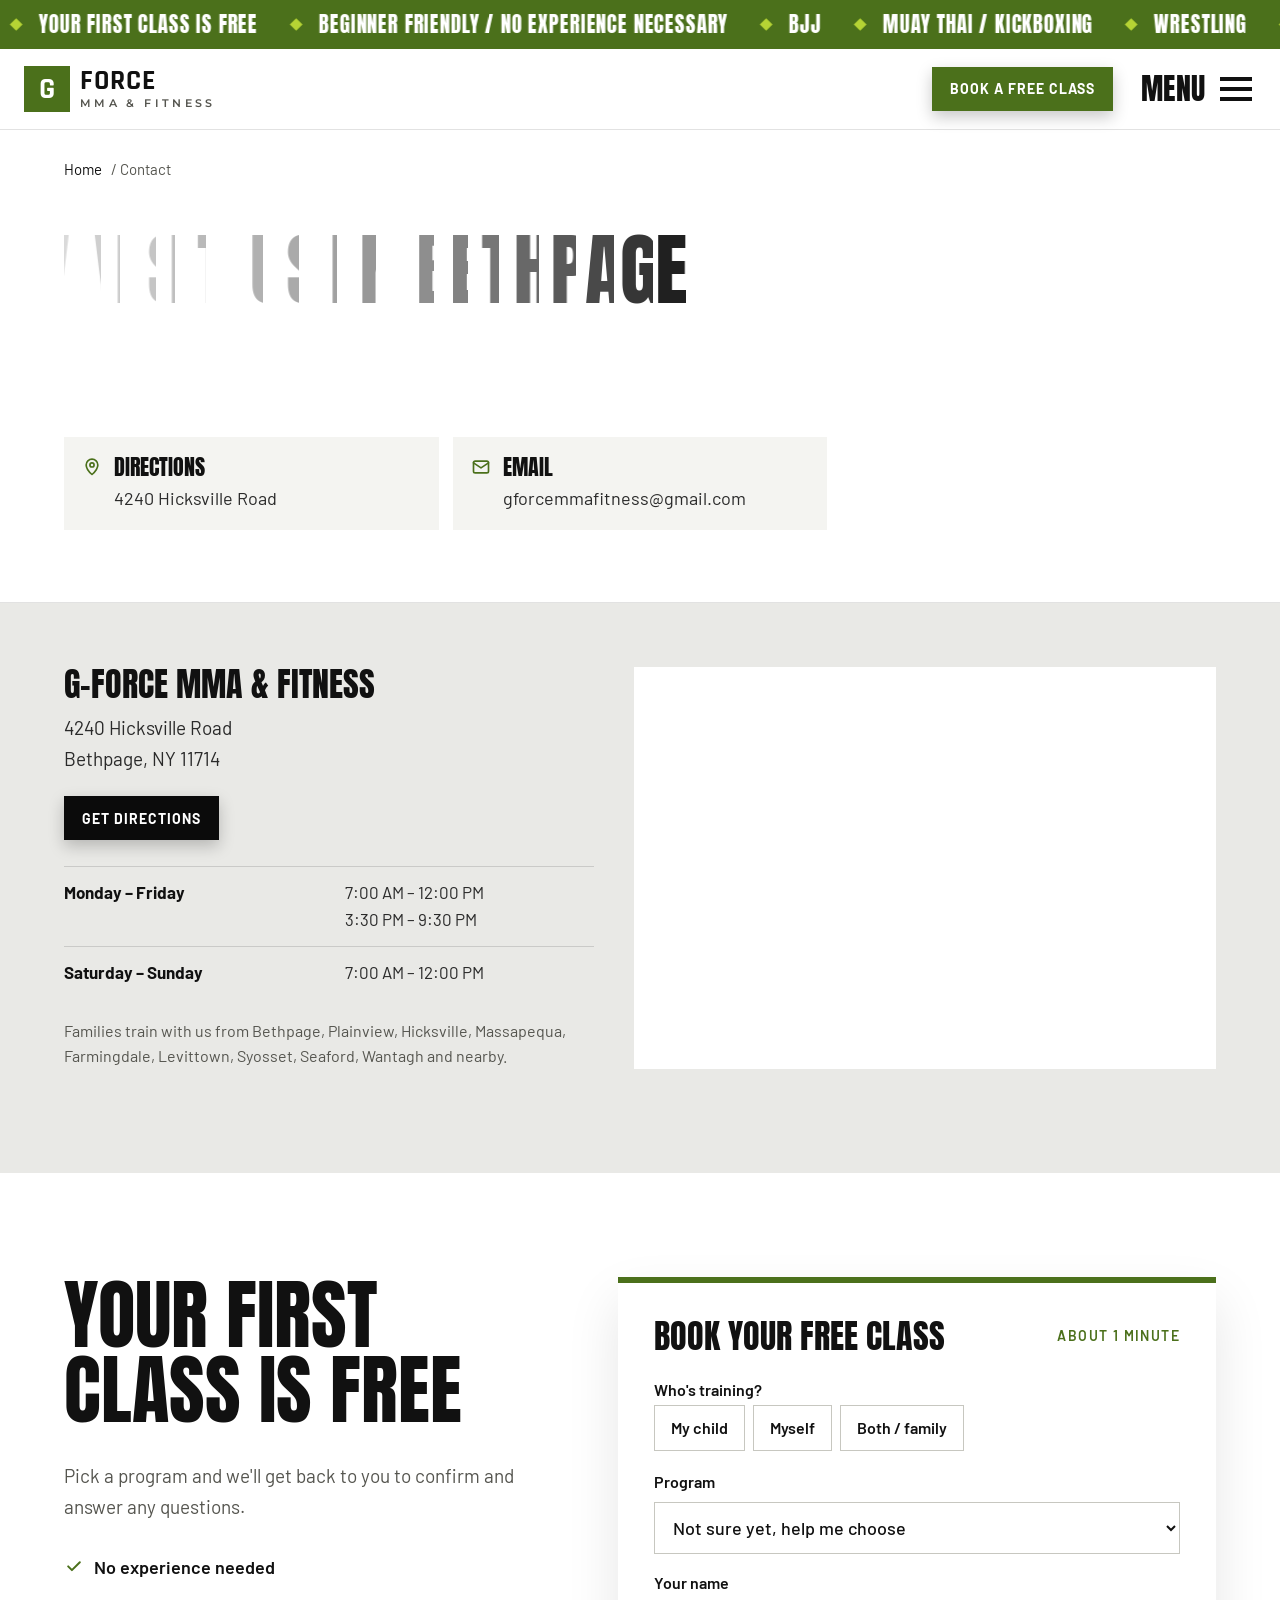
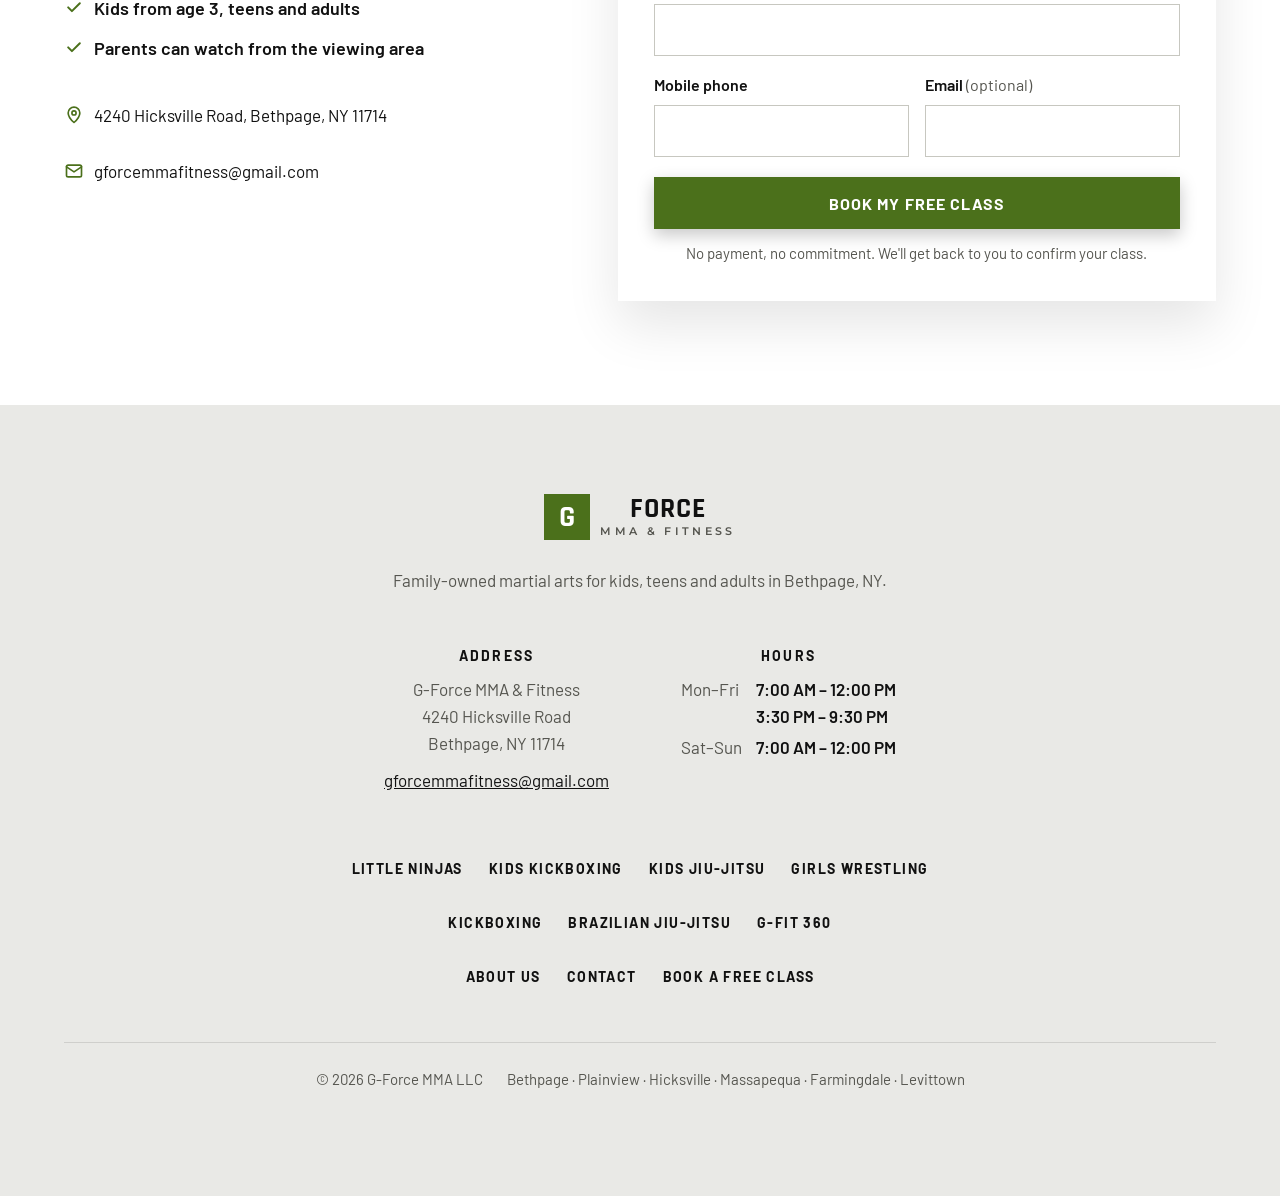
<file: schedule.html>
<!doctype html><html lang="en"><head><meta charset="utf-8"><meta name="robots" content="noindex,nofollow"><meta http-equiv="refresh" content="0; url=contact.html#visit"><link rel="canonical" href="https://g-forcemma.com/contact.html"><title>Class schedule | G-Force MMA &amp; Fitness</title></head><body><p>The class schedule is being updated. <a href="contact.html#visit">See our hours and location</a>.</p></body></html>
</file>
<file: site.css>
/* G-Force Zen 3.0: Zen 2.0 in light mode. Same layout and markup; the light-mode block at the end of this file
   overrides the dark sections. Original Zen 2.0 notes follow.
   Layout and feel modeled on fenriz-gym.com (Berlin): black and light-grey sections, heavy condensed
   uppercase headings with a colour bar behind them, full-bleed black-and-white photo breaks, image
   tiles for classes, a full-screen menu and a centred footer. Everything inside is G-Force's own:
   their wording, their photos, their brand green in place of Fenriz's yellow-to-blue gradient.
   Fonts: Anton (headings, free stand-in for Fenriz's paid display face) and Barlow (body). */

:root{
  --black:#0B0B0B; --dark:#1B1B1B; --dark-2:#242424; --light:#E9E9E6; --paper:#F4F4F1; --white:#FFFFFF;
  --ink:#111111; --body:#2A2A2A; --muted:#55554F; --line:rgba(17,17,17,.14);
  --on-dark:#E4E4E0; --on-dark-2:#B5B5AE; --hair-d:rgba(255,255,255,.14);
  --green:#4B701B; --green-deep:#3B5A14; --lime:#B5D334; --green-tint:#E3EAD6;
  --bar:linear-gradient(90deg,#D3E66A 0%,#9CC23C 30%,#4B701B 68%,#22360B 100%);
  --note:#FFF1B8; --note-ink:#5A4300;
  --f-display:"Anton","Impact","Arial Narrow",sans-serif;
  --f-body:"Barlow",system-ui,-apple-system,"Segoe UI",Roboto,Arial,sans-serif;
  --container:1200px;
  color-scheme:light;
}
*{box-sizing:border-box}
html{scroll-behavior:smooth;-webkit-text-size-adjust:100%}
body{margin:0;background:var(--light);color:var(--body);font:400 18px/1.6 var(--f-body);-webkit-font-smoothing:antialiased;overflow-x:clip}
img{display:block;max-width:100%}
a{color:var(--green)}
:focus-visible{outline:3px solid var(--lime);outline-offset:2px}
h1,h2,h3,h4{margin:0;color:var(--ink);text-wrap:balance}
p{margin:0}
.nw{white-space:nowrap}
p,li,dd,figcaption,blockquote,summary,.lede{text-wrap:pretty}
ul,ol{margin:0;padding:0}
.wrap{max-width:var(--container);margin:0 auto;padding-inline:24px}
[hidden]{display:none!important}
.sr{position:absolute;width:1px;height:1px;overflow:hidden;clip:rect(0 0 0 0);white-space:nowrap}
.skip{position:absolute;left:-9999px;top:0;z-index:100;background:var(--white);color:var(--ink);padding:12px 16px}
.skip:focus{left:12px;top:12px}
section{padding-block:104px;scroll-margin-top:72px}
.belt{display:none}

/* Draft bar and yellow notes */
.draftbar{background:#000;color:#fff;font-size:16px;border-bottom:1px solid var(--hair-d)}
.draftbar .wrap{display:flex;gap:12px;align-items:center;justify-content:space-between;padding-block:8px;flex-wrap:wrap}
.draft-actions{display:flex;gap:10px;flex-wrap:wrap}
.draftbar a,.draftbar button{display:inline-flex;align-items:center;min-height:44px;padding:0 12px;border:1px solid rgba(255,255,255,.35);background:transparent;color:#fff;font:600 15px var(--f-body);text-decoration:none;cursor:pointer}
.todo{background:var(--note);color:var(--note-ink);padding:1px 6px;font-weight:600;font-size:.9em;-webkit-box-decoration-break:clone;box-decoration-break:clone;text-transform:none;letter-spacing:0;font-family:var(--f-body)}
html.hide-notes .todo{background:transparent;color:inherit;padding:0;font-weight:inherit}
html.hide-notes .todo.only-note{display:none}

/* Buttons: square, bold, uppercase, like the template */
.btn{display:inline-flex;align-items:center;justify-content:center;gap:10px;min-height:52px;padding:0 26px;border:0;border-radius:0;font:700 16px/1.1 var(--f-body);letter-spacing:.07em;text-transform:uppercase;text-decoration:none;text-align:center;cursor:pointer;box-shadow:0 6px 16px rgba(0,0,0,.22);transition:background .15s,color .15s,transform .15s}
.btn:hover{transform:translateY(-1px)}
.btn-primary{background:var(--green);color:#fff}
.btn-primary:hover{background:var(--green-deep)}
.btn-dark,.btn-secondary{background:var(--black);color:#fff}
.btn-dark:hover,.btn-secondary:hover{background:#333}
.btn-light,.btn-ghost-light{background:#fff;color:var(--ink)}
.btn-light:hover,.btn-ghost-light:hover{background:var(--lime)}
.btn-sm{min-height:44px;padding:0 18px;font-size:14px}
.btn-lg{min-height:60px;padding:0 34px;font-size:17px}
.ctas{display:flex;gap:14px;flex-wrap:wrap;margin-top:36px}
.ctas.center{justify-content:center}

/* Header */
.hdr{position:sticky;top:0;z-index:50;background:var(--black);color:#fff}
.hdr>.wrap{position:relative;z-index:2;display:flex;align-items:center;gap:20px;height:80px;max-width:1320px}
.logo{display:inline-flex;align-items:center;gap:10px;min-height:48px;text-decoration:none;color:#fff;flex:none}
.logo .g{display:grid;place-items:center;width:46px;height:46px;background:var(--green);color:#fff;font:700 30px/1 "Rajdhani",var(--f-display)}
.logo .wm{display:flex;flex-direction:column;line-height:1}
.logo .wm b{font:700 28px/0.9 "Rajdhani",var(--f-display);letter-spacing:.04em}
.logo .wm small{font:600 10.5px/1 "Montserrat",var(--f-body);letter-spacing:.32em;margin-top:5px;color:var(--on-dark-2)}
.hdr-cta{margin-left:auto}
.menu-btn{display:inline-flex;align-items:center;gap:14px;min-height:48px;padding:0 4px 0 8px;background:none;border:0;color:#fff;cursor:pointer}
.mb-t{font:400 30px/1 var(--f-display);text-transform:uppercase;letter-spacing:.02em}
.mb-i{display:grid;gap:6px;width:32px}
.mb-i i{display:block;height:4px;background:#fff;transition:transform .2s,opacity .2s}
.menu-open .mb-i i:nth-child(1){transform:translateY(10px) rotate(45deg)}
.menu-open .mb-i i:nth-child(2){opacity:0}
.menu-open .mb-i i:nth-child(3){transform:translateY(-10px) rotate(-45deg)}

/* Full-screen menu */
.nav{position:fixed;inset:0;z-index:1;display:none;background:var(--black);overflow-y:auto;padding:128px 0 48px}
.nav.open{display:block}
html.menu-open{overflow:hidden}
.nav .wrap{max-width:1320px}
.nav-cols{display:grid;grid-template-columns:repeat(3,minmax(0,1fr));gap:40px}
.nav-h{font:700 15px var(--f-body);letter-spacing:.16em;text-transform:uppercase;color:var(--lime);margin-bottom:14px}
.nav-col{display:flex;flex-direction:column;align-items:flex-start}
.nav-col a{font:400 clamp(30px,3.6vw,52px)/1.15 var(--f-display);text-transform:uppercase;color:#fff;text-decoration:none;padding-block:4px}
.nav-col a:hover,.nav-col a[aria-current="page"]{color:var(--lime)}
.nav-foot{display:flex;align-items:center;justify-content:space-between;gap:20px;flex-wrap:wrap;margin-top:56px;padding-top:28px;border-top:1px solid var(--hair-d);color:var(--on-dark-2)}

/* Ticker */
.tick{background:var(--green);color:#fff;overflow:hidden}
.tick-track{display:flex;width:max-content;animation:z2-tick 46s linear infinite}
.tick:hover .tick-track{animation-play-state:paused}
.tick-run{display:flex}
.tick-i{display:inline-flex;align-items:center;gap:18px;padding:14px 0 14px 34px;font:400 21px/1 var(--f-display);letter-spacing:.04em;text-transform:uppercase;white-space:nowrap}
.tick-i::before{content:"";width:9px;height:9px;background:var(--lime);transform:rotate(45deg);flex:none}
@keyframes z2-tick{to{transform:translateX(-50%)}}
@media (prefers-reduced-motion:reduce){.tick-track{animation:none}}

/* Section headings with the colour bar behind them */
.sec-head{margin-bottom:56px;max-width:760px}
.sec-head.center{margin-inline:auto;text-align:center}
.sec-head h2,.cta-band h2,.phero h1,.z2-hero h1{font:400 clamp(44px,6.2vw,88px)/.98 var(--f-display);text-transform:uppercase;letter-spacing:.005em}
.sec-head h2,.cta-band h2{position:relative;z-index:0;display:inline-block}
.sec-head h2::after,.cta-band h2::after{content:"";position:absolute;z-index:-1;left:4%;bottom:-.16em;width:min(62%,320px);height:.52em;background:var(--bar)}
.sec-head.center h2::after{left:50%;transform:translateX(-46%)}
.lede{margin-top:30px;font-size:19px;line-height:1.65;color:var(--muted);max-width:62ch}
.sec-head.center .lede{margin-inline:auto}

/* Section tones */
.z2-light{background:var(--light)}
.z2-dark,.cta-band{background:var(--dark);color:var(--on-dark)}
.z2-black,.phero{background:var(--black);color:var(--on-dark)}
.mist{background:var(--paper)}
:is(.z2-hero,.z2-dark,.z2-black,.phero,.cta-band) :is(h1,h2,h3,h4){color:#fff}
:is(.z2-dark,.z2-black,.phero,.cta-band) .lede{color:var(--on-dark-2)}
:is(.z2-dark,.z2-black,.phero,.cta-band) a:not(.btn){color:var(--lime)}

/* Photos */
.photo{position:relative;overflow:hidden;background:#cfcfca}
.photo img{width:100%;height:100%;object-fit:cover}
.photo.need{display:grid;place-items:center;background:repeating-linear-gradient(135deg,#d6d6d1 0 14px,#cdcdc7 14px 28px);aspect-ratio:4/5}
.photo .cap{display:inline-flex;align-items:center;gap:8px;padding:8px 12px;background:rgba(255,255,255,.92);color:var(--ink);font-size:16px}
.photo .cap svg{width:20px;height:20px;flex:none}
svg{width:20px;height:20px}

/* Home: hero */
.z2-hero{background:var(--black);color:#fff;padding:56px 0 88px;overflow:hidden}
.z2-hero-in{display:grid;grid-template-columns:minmax(0,1.05fr) minmax(0,1fr);gap:56px;align-items:center;max-width:1320px}
.z2-hero h1{font-size:clamp(46px,6.8vw,112px);line-height:.94}
.z2-hero .btn{margin-top:40px}
.z2-hero-media{position:relative;display:grid;grid-template-columns:1fr 1fr;gap:10px;background:var(--black);box-shadow:28px 28px 0 var(--green)}
.z2-hero-media .photo{position:relative;z-index:1;aspect-ratio:1/1}
.z2-hero-media .z2-m-kids{grid-column:1/-1;aspect-ratio:16/11}

/* Home: credentials row */
.z2-cred{background:var(--black);color:var(--on-dark);padding:0 0 64px}
.z2-cred ul{list-style:none;display:grid;grid-template-columns:repeat(5,minmax(0,1fr));gap:0;border-top:1px solid var(--hair-d)}
.z2-cred li{display:flex;flex-direction:column;gap:6px;padding:28px 20px 0 0}
.z2-cred li+li{padding-left:20px;border-left:1px solid var(--hair-d)}
.z2-cred b{font:400 25px/1.05 var(--f-display);text-transform:uppercase;color:#fff;letter-spacing:.01em}
.z2-cred span{font-size:16px;color:var(--on-dark-2);line-height:1.45}

/* Home: program cards. Photo with the level line and title on it, one line of description, one link. */
.group-h{display:flex;align-items:baseline;justify-content:space-between;gap:10px 18px;flex-wrap:wrap;margin:0 0 28px;padding-bottom:16px;border-bottom:2px solid var(--ink)}
.group-h~.group-h{margin-top:96px}
.group-h h3{font:400 40px/1 var(--f-display);text-transform:uppercase}
.group-h p{color:var(--muted);font-size:18px}
.progs{display:grid;gap:40px 24px}
.progs.g4{grid-template-columns:repeat(4,minmax(0,1fr))}
.progs.g3{grid-template-columns:repeat(3,minmax(0,1fr))}
.prog{display:flex;flex-direction:column;gap:14px;min-width:0}
.tile{position:relative;display:block;aspect-ratio:4/5;overflow:hidden;background:#000;color:#fff;text-decoration:none}
.progs.g3 .tile{aspect-ratio:4/3}
.tile .photo{position:absolute;inset:0}
.tile img{transition:transform .6s ease}
.tile::after{content:"";position:absolute;inset:38% 0 0;background:linear-gradient(to top,rgba(0,0,0,.9) 0,rgba(0,0,0,.72) 40%,rgba(0,0,0,0) 100%);pointer-events:none}
.tile-c{position:absolute;z-index:2;left:20px;right:20px;bottom:18px;display:flex;flex-direction:column;gap:8px}
.tile-m{font:600 13px/1.3 var(--f-body);letter-spacing:.14em;text-transform:uppercase;color:var(--lime)}
.tile-t{font:400 clamp(30px,2.6vw,40px)/1 var(--f-display);text-transform:uppercase;color:#fff;letter-spacing:.01em}
.tile:hover img,.tile:focus-visible img{transform:scale(1.05)}
.prog-d{font-size:17px;line-height:1.55;color:var(--muted)}
.prog-l{align-self:flex-start;display:inline-flex;align-items:center;gap:8px;min-height:44px;margin-top:auto;color:var(--ink);font:700 14px var(--f-body);letter-spacing:.1em;text-transform:uppercase;text-decoration:none;box-shadow:inset 0 -2px 0 var(--green)}
.prog-l span{transition:transform .2s}
.prog-l:hover{color:var(--green)}
.prog-l:hover span{transform:translateX(4px)}
.progs-cta{display:flex;flex-direction:column;align-items:center;gap:14px;margin-top:80px;text-align:center}
.progs-cta p{color:var(--muted);font-size:16px}
.chips{display:flex;gap:8px;flex-wrap:wrap}
.chip{display:inline-flex;align-items:center;min-height:30px;padding:3px 10px;background:var(--black);color:#fff;font:600 14px var(--f-body);letter-spacing:.06em;text-transform:uppercase}
.chip.alt{background:transparent;color:var(--ink);box-shadow:inset 0 0 0 1.5px var(--ink)}
.chip .todo{color:var(--note-ink)}
.cfoot{display:flex;align-items:center;justify-content:space-between;gap:12px;flex-wrap:wrap;margin-top:auto;padding-top:6px}
.more,.more-link{display:inline-flex;align-items:center;gap:6px;min-height:44px;color:var(--ink);font:700 15px var(--f-body);letter-spacing:.06em;text-transform:uppercase;text-decoration:none;box-shadow:inset 0 -2px 0 var(--green)}
.more:hover,.more-link:hover{color:var(--green)}

/* Home: full-bleed black-and-white photo breaks with film grain */
.z2-break{height:clamp(300px,52vw,640px);background:#111}
.z2-break img{filter:grayscale(1) contrast(1.12) brightness(.92)}
.z2-break::after{content:"";position:absolute;inset:0;pointer-events:none;opacity:.22;mix-blend-mode:overlay;background-image:url("data:image/svg+xml,%3Csvg xmlns='http://www.w3.org/2000/svg' width='160' height='160'%3E%3Cfilter id='n'%3E%3CfeTurbulence type='fractalNoise' baseFrequency='.9' numOctaves='2' stitchTiles='stitch'/%3E%3C/filter%3E%3Crect width='100%25' height='100%25' filter='url(%23n)'/%3E%3C/svg%3E")}

/* Home: split sections */
.z2-split{display:grid;grid-template-columns:minmax(0,1.1fr) minmax(0,.9fr);gap:72px;align-items:center}
.z2-split-rev{grid-template-columns:minmax(0,.9fr) minmax(0,1.1fr)}
.z2-split-photo{aspect-ratio:4/5;box-shadow:24px 24px 0 var(--green)}
.z2-split .sec-head{margin-bottom:40px}

/* Steps */
.tl{list-style:none;display:grid;gap:0}
.tl li{display:grid;grid-template-columns:92px minmax(0,1fr);gap:18px;padding:20px 0;border-top:1px solid var(--hair-d)}
.tl li:last-child{border-bottom:1px solid var(--hair-d)}
.tl-k{font:400 22px/1.2 var(--f-display);text-transform:uppercase;color:var(--lime);letter-spacing:.02em}
.tl h3{font:700 19px/1.3 var(--f-body);text-transform:uppercase;letter-spacing:.05em;color:#fff}
.tl p{margin-top:4px;color:var(--on-dark-2);font-size:17px}

/* What your child learns */
.oc{list-style:none;display:grid;grid-template-columns:repeat(2,minmax(0,1fr));gap:26px 32px}
.oc h3{font:400 26px/1.05 var(--f-display);text-transform:uppercase;padding-top:12px;border-top:4px solid var(--ink)}
.oc p{margin-top:8px;font-size:17px;color:var(--muted)}
.callout{margin-top:34px;padding:22px 24px;background:var(--black);color:var(--on-dark);font-size:17px}
.callout b{color:#fff}

/* Numbers */
.z2-nums{padding-block:96px}
.nums{list-style:none;display:grid;grid-template-columns:repeat(4,minmax(0,1fr));gap:0}
.nums li{display:flex;flex-direction:column;align-items:center;text-align:center;gap:6px;padding:8px 18px}
.nums li+li{border-left:1px solid var(--hair-d)}
.nums b{font:400 clamp(64px,8vw,112px)/.95 var(--f-display);color:#fff;background:var(--bar);-webkit-background-clip:text;background-clip:text;-webkit-text-fill-color:transparent}
.nk{font:700 15px var(--f-body);letter-spacing:.14em;text-transform:uppercase;color:#fff}
.nums span:not(.nk){font-size:16px;color:var(--on-dark-2);max-width:24ch}

/* Instructors */
.grid{display:grid;gap:28px}
.grid.g3{grid-template-columns:repeat(3,minmax(0,1fr))}
.inst{display:flex;flex-direction:column;background:var(--paper);box-shadow:0 14px 30px rgba(0,0,0,.08);min-width:0}
.inst .photo{aspect-ratio:4/5}
.inst .body{display:flex;flex-direction:column;gap:10px;padding:22px 22px 24px;flex:1}
.role,.eyebrow{font:700 14px var(--f-body);letter-spacing:.16em;text-transform:uppercase;color:var(--green)}
.inst h3{font:400 32px/1 var(--f-display);text-transform:uppercase}
.inst ul{list-style:none;display:grid;gap:8px;margin:4px 0 6px}
.inst li{display:grid;grid-template-columns:20px minmax(0,1fr);gap:8px;font-size:17px;line-height:1.45}
.inst li svg{width:18px;height:18px;color:var(--green);margin-top:3px}
.inst .more{align-self:flex-start;margin-top:auto}
.mist .inst,.z2-light .inst{background:#fff}

/* Reviews (draft placeholders) */
.bento{display:grid;grid-template-columns:repeat(3,minmax(0,1fr));gap:22px}
.rv{margin:0;display:flex;flex-direction:column;gap:16px;padding:28px;background:var(--dark);color:var(--on-dark)}
.rv .q{font:400 64px/.6 var(--f-display);color:var(--lime)}
.rv blockquote{margin:0;font-size:18px}
.rv figcaption{display:flex;align-items:center;gap:12px;margin-top:auto;font-size:15px;color:var(--on-dark-2)}
.rv figcaption b{display:block;color:#fff;font-size:16px}
.av{display:grid;place-items:center;width:42px;height:42px;background:var(--green);color:#fff;font-weight:700}

/* FAQ */
.z2-faq{display:grid;grid-template-columns:minmax(0,.8fr) minmax(0,1.2fr);gap:64px;align-items:start}
.faq details{border-top:1px solid var(--hair-d)}
.faq details:last-child{border-bottom:1px solid var(--hair-d)}
.faq summary{display:flex;justify-content:space-between;align-items:center;gap:16px;min-height:64px;padding:16px 0;cursor:pointer;list-style:none;font:600 19px/1.35 var(--f-body);color:#fff}
.faq summary::-webkit-details-marker{display:none}
.pm{position:relative;flex:none;width:18px;height:18px}
.pm::before,.pm::after{content:"";position:absolute;left:0;right:0;top:8px;height:2px;background:var(--lime);transition:transform .2s}
.pm::after{transform:rotate(90deg)}
details[open] .pm::after{transform:rotate(0)}
.faq .a{padding:0 0 22px;color:var(--on-dark-2);font-size:17px;max-width:62ch}

/* Location */
.loc{display:grid;grid-template-columns:minmax(0,1fr) minmax(0,1.1fr);gap:40px;align-items:stretch}
.loc-card h3{font:400 34px/1 var(--f-display);text-transform:uppercase}
.addr{margin-top:12px;font-size:19px}
.loc-card .row{display:flex;gap:10px;flex-wrap:wrap;margin-top:22px}
:is(.z2-dark,.z2-black) .loc-card .btn-secondary{background:#fff;color:var(--ink)}
.hours{width:100%;border-collapse:collapse;margin-top:26px;font-size:17px}
.hours th,.hours td{text-align:left;vertical-align:top;padding:12px 0;border-top:1px solid var(--line)}
.hours th{font-weight:700;padding-right:18px;white-space:nowrap;color:var(--ink)}
:is(.z2-dark,.z2-black) .hours th,:is(.z2-dark,.z2-black) .hours td{border-color:var(--hair-d)}
:is(.z2-dark,.z2-black) .hours th{color:#fff}
.towns{margin-top:20px;font-size:16px;color:var(--muted)}
:is(.z2-dark,.z2-black) .towns{color:var(--on-dark-2)}
.map{position:relative;min-height:360px;overflow:hidden;background:#EDEDEA}
.map .road{position:absolute;background:#fff;box-shadow:0 0 0 1px rgba(0,0,0,.06)}
.map .r1{left:0;right:0;top:56%;height:16px}
.map .r2{top:0;bottom:0;left:38%;width:20px}
.map .r3{left:0;right:0;top:20%;height:10px;transform:rotate(-6deg)}
.map .lbl{position:absolute;font:600 15px var(--f-body);letter-spacing:.08em;text-transform:uppercase;color:#6a6a63}
.map .pin{position:absolute;left:38%;top:56%;transform:translate(-30%,-100%);display:flex;flex-direction:column;align-items:center}
.map .pin span{background:var(--black);color:#fff;font:400 20px var(--f-display);letter-spacing:.04em;text-transform:uppercase;padding:8px 14px;white-space:nowrap}
.map .pin i{width:14px;height:14px;background:var(--black);transform:rotate(45deg);margin-top:-8px}
.map .open{position:absolute;right:14px;bottom:14px}
.amen-h{margin-top:72px;font:400 34px/1 var(--f-display);text-transform:uppercase}
.amen{list-style:none;display:grid;grid-template-columns:repeat(5,minmax(0,1fr));gap:1px;margin-top:22px;background:var(--hair-d);border:1px solid var(--hair-d)}
.amen li{display:flex;flex-direction:column;align-items:flex-start;gap:12px;padding:20px 18px;background:var(--black)}
.amen .ic{color:var(--lime)}
.amen .ic svg{width:26px;height:26px}
.amen b{font-weight:600;font-size:16px;color:#fff;line-height:1.3}

/* Booking */
.book{background:var(--light)}
.book .wrap{display:grid;grid-template-columns:minmax(0,.9fr) minmax(0,1.1fr);gap:64px;align-items:start}
.book-copy h2{position:relative;z-index:0;display:inline-block;font:400 clamp(44px,6vw,84px)/.98 var(--f-display);text-transform:uppercase}
.book-copy h2::after{content:"";position:absolute;z-index:-1;left:4%;bottom:-.16em;width:min(62%,320px);height:.52em;background:var(--bar)}
.vm{background:none;color:inherit}
.why{list-style:none;display:grid;gap:12px;margin-top:30px}
.why li{display:flex;gap:10px;align-items:flex-start;font-weight:600;color:var(--ink)}
.why svg{color:var(--green);margin-top:3px;flex:none}
.book-contact{display:grid;gap:12px;margin-top:30px;font-size:17px}
.book-contact a,.book-contact>span{display:flex;gap:10px;align-items:center;min-height:44px;color:var(--ink);text-decoration:none;overflow-wrap:break-word}
.book-contact svg{flex:none;color:var(--green)}
.form{background:var(--black);color:var(--on-dark);padding:36px;box-shadow:0 24px 50px rgba(0,0,0,.25);min-width:0}
.form-top{display:flex;justify-content:space-between;align-items:center;gap:12px;flex-wrap:wrap}
.form h3{font:400 34px/1 var(--f-display);text-transform:uppercase;color:#fff}
.tag{font:600 14px var(--f-body);letter-spacing:.1em;text-transform:uppercase;color:var(--lime)}
.fgrid{display:grid;grid-template-columns:repeat(2,minmax(0,1fr));gap:16px;margin:24px 0 20px}
.fld{display:flex;flex-direction:column;gap:6px;min-width:0;border:0;margin:0;padding:0}
.fld.full{grid-column:1/-1}
.fld label,.fld legend{font-weight:600;font-size:16px;color:#fff;padding:0;margin-bottom:2px}
.opt{color:var(--on-dark-2);font-weight:400}
.fld input,.fld select{height:52px;border:1.5px solid #3a3a3a;border-radius:0;padding:0 14px;font:500 18px var(--f-body);color:var(--ink);background:#fff;width:100%}
.fld input:focus,.fld select:focus{border-color:var(--lime);outline:3px solid rgba(181,211,52,.4);outline-offset:0}
.seg{display:flex;gap:8px;flex-wrap:wrap}
.seg label{position:relative}
.seg input,.slot input{position:absolute;opacity:0;width:1px;height:1px}
.seg span{display:inline-flex;align-items:center;min-height:46px;padding:0 16px;border:1.5px solid #555;color:#fff;font-weight:600;cursor:pointer}
.seg input:checked+span,.slot input:checked+span{background:var(--lime);border-color:var(--lime);color:var(--ink)}
.seg input:focus-visible+span,.slot input:focus-visible+span{outline:3px solid var(--lime);outline-offset:2px}
.slot-note{font-size:15px;color:var(--on-dark-2)}
.slots{display:grid;grid-template-columns:repeat(auto-fill,minmax(180px,1fr));gap:8px}
.slot{position:relative}
.slot span{display:flex;flex-direction:column;min-height:56px;justify-content:center;padding:8px 12px;border:1.5px solid #555;color:var(--on-dark);font-size:15px;cursor:pointer}
.slot b{color:inherit;font-size:16px}
.consent{display:grid;grid-template-columns:22px minmax(0,1fr);gap:10px;font-size:15px;line-height:1.5;color:var(--on-dark-2)}
.consent input{width:20px;height:20px;margin:2px 0 0;accent-color:var(--lime)}
.consent a{color:var(--lime)}
.form .btn{width:100%}
.form .after{margin-top:12px;text-align:center;font-size:15px;color:var(--on-dark-2)}
.form-msg{margin-top:14px;padding:12px 14px;background:var(--green-tint);color:var(--green-deep);font-weight:600;font-size:16px}

/* Inner pages: breadcrumbs and page hero */
.crumbs{background:var(--black);color:var(--on-dark-2);font-size:15px;padding:18px 0 0}
.crumbs a{color:var(--on-dark);text-decoration:none;display:inline-flex;align-items:center;min-height:44px;min-width:44px}
.crumbs a:hover{color:var(--lime)}
.phero{padding:40px 0 96px}
.phero .wrap{display:grid;grid-template-columns:minmax(0,1fr) minmax(0,1fr);gap:64px;align-items:center}
.phero .wrap.one{display:block}
.phero .wrap.one .lede{max-width:70ch}
.phero.slim{padding-bottom:72px}
.eyebrow{color:var(--lime);margin-bottom:18px}
.phero .chip{background:#fff;color:var(--ink)}
.phero .chip.alt{background:transparent;color:#fff;box-shadow:inset 0 0 0 1.5px #fff}
.phero .btn-secondary{background:#fff;color:var(--ink)}
.reassure{display:flex;gap:8px;align-items:center;margin-top:22px;font-size:16px;color:var(--on-dark-2)}
.reassure svg{color:var(--lime);flex:none}
.phero-media .photo{aspect-ratio:4/3;box-shadow:24px 24px 0 var(--green)}
.contact-quick{display:grid;grid-template-columns:repeat(3,minmax(0,1fr));gap:14px;margin-top:36px}
.cq{display:flex;gap:12px;align-items:flex-start;padding:18px;background:var(--dark-2);color:var(--on-dark);text-decoration:none;min-width:0;overflow-wrap:break-word}
.phero a.cq{color:var(--on-dark)}
.cq svg{color:var(--lime);flex:none;margin-top:2px}
.cq b{display:block;color:#fff;font:400 22px/1.1 var(--f-display);text-transform:uppercase;margin-bottom:4px}
.sample-note{margin-top:22px;padding:14px 16px;background:var(--note);color:var(--note-ink);font-size:16px}
.sample-note code{font-size:15px}

/* Inner pages: content blocks */
.split-text{display:grid;grid-template-columns:minmax(0,.8fr) minmax(0,1.2fr);gap:56px;align-items:start}
.split-text .sec-head{margin-bottom:0}
.prose{font-size:20px;line-height:1.7;color:var(--body)}
.ben{list-style:none;display:grid;grid-template-columns:repeat(3,minmax(0,1fr));gap:22px}
.ben li{display:flex;flex-direction:column;gap:14px;padding:26px;background:#fff;box-shadow:0 14px 30px rgba(0,0,0,.06)}
.ben .ic{display:grid;place-items:center;width:44px;height:44px;background:var(--black);color:var(--lime)}
.ben h3{font:400 28px/1.05 var(--f-display);text-transform:uppercase}
.ben p{color:var(--muted);font-size:17px}
.starter{padding:22px 24px;background:#fff;border-left:6px solid var(--green);font-size:17px}
.rel-grid{display:grid;grid-template-columns:repeat(3,minmax(0,1fr));gap:22px}
.rel{position:relative;display:flex;flex-direction:column;background:#fff;color:var(--body);text-decoration:none;box-shadow:0 14px 30px rgba(0,0,0,.06);min-width:0}
.rel .photo{aspect-ratio:16/10}
.rel img{transition:transform .5s ease}
.rel:hover img{transform:scale(1.05)}
.rel-b{display:flex;flex-direction:column;gap:8px;padding:18px 20px 22px}
.rel-b b{font:400 28px/1 var(--f-display);text-transform:uppercase;color:var(--ink)}
.rel-b span{font-size:16px;color:var(--muted)}
.cta-band{padding-block:96px}
.cta-band .wrap{display:grid;grid-template-columns:minmax(0,1.3fr) minmax(0,1fr);gap:48px;align-items:center}
.cta-band h2{font-size:clamp(40px,5vw,72px)}
.cta-band .lede{margin-top:28px}
.cta-row{display:flex;gap:14px;flex-wrap:wrap;justify-content:flex-end}
.volt{display:none}

/* Schedule */
ul.mini{list-style:none;display:grid;grid-template-columns:repeat(auto-fill,minmax(240px,1fr));gap:12px;margin-top:16px}
ul.mini li{display:flex;flex-direction:column;padding:16px 18px;background:#fff;border-left:6px solid var(--green)}
ul.mini b{font:400 24px/1.1 var(--f-display);text-transform:uppercase;color:var(--ink)}
.filters{display:flex;gap:10px;flex-wrap:wrap;margin-bottom:24px}
.fchip{min-height:48px;padding:0 20px;border:2px solid var(--ink);background:transparent;color:var(--ink);font:700 15px var(--f-body);letter-spacing:.06em;text-transform:uppercase;cursor:pointer}
.fchip[aria-pressed="true"]{background:var(--ink);color:#fff}
.week{display:grid;grid-template-columns:repeat(4,minmax(0,1fr));gap:16px}
.day{display:grid;align-content:start;gap:10px;padding:16px;background:#fff;min-width:0}
.day h3{font:400 28px/1 var(--f-display);text-transform:uppercase;padding-bottom:10px;border-bottom:4px solid var(--ink)}
.cls{display:flex;flex-direction:column;gap:2px;padding:10px 12px;background:var(--paper);border-left:6px solid var(--green);color:var(--body);text-decoration:none}
.cls.adults{border-left-color:var(--ink)}
.cls:hover{background:var(--green-tint)}
.cls-t{font-weight:700;font-size:16px;color:var(--ink)}
.cls b{font:400 22px/1.1 var(--f-display);text-transform:uppercase;color:var(--ink);overflow-wrap:break-word}
.cls-a{font-size:15px;color:var(--muted)}
.none{color:var(--muted);font-size:16px}

/* About: bios */
.bios{display:grid;gap:96px}
.bio{display:grid;grid-template-columns:minmax(0,400px) minmax(0,1fr);gap:56px;align-items:start;scroll-margin-top:100px}
.bio-photo{aspect-ratio:4/5;box-shadow:20px 20px 0 var(--green)}
.bio h3{font:400 clamp(40px,4.4vw,60px)/.98 var(--f-display);text-transform:uppercase;margin:8px 0 20px}
.bio p{margin-top:16px;max-width:66ch}
.facts-list{list-style:none;display:grid;grid-template-columns:repeat(2,minmax(0,1fr));gap:10px 24px;margin-bottom:8px}
.facts-list li{display:grid;grid-template-columns:20px minmax(0,1fr);gap:8px;font-weight:600;font-size:17px;line-height:1.45;color:var(--ink)}
.facts-list svg{width:18px;height:18px;color:var(--green);margin-top:3px}
.bio-quote{margin:28px 0 0;padding:26px 28px;background:var(--black);color:var(--on-dark)}
.bio-quote p{margin-top:0}
.bio-quote p+p{margin-top:14px}
.bio-quote footer{margin-top:16px;font:400 22px var(--f-display);text-transform:uppercase;color:var(--lime)}

/* Footer: centred, like the template */
.foot{background:var(--dark);color:var(--on-dark-2);padding:88px 0 calc(28px + env(safe-area-inset-bottom,0px));text-align:center;font-size:17px}
.foot-logo{display:inline-block;position:relative;z-index:0}
.foot-logo::after{content:"";position:absolute;z-index:-1;left:22%;right:-8%;bottom:-14px;height:8px;background:var(--bar)}
.foot-tag{margin-top:26px}
.foot-cols{display:grid;grid-template-columns:repeat(3,auto);justify-content:center;gap:48px 72px;margin-top:52px}
.foot a[href^="mailto:"]{white-space:nowrap}
.foot h4{font:700 14px var(--f-body);letter-spacing:.16em;text-transform:uppercase;color:#fff;margin-bottom:12px}
.foot-cols p+p{margin-top:10px}
.foot a{color:var(--on-dark);overflow-wrap:break-word}
.foot-hours{display:grid;grid-template-columns:auto auto;justify-content:center;gap:4px 14px;margin:0;text-align:left}
.foot-hours dt{color:var(--on-dark-2)}
.foot-hours dd{margin:0;color:#fff;font-weight:600}
.foot-links{display:flex;justify-content:center;flex-wrap:wrap;gap:4px 26px;margin-top:52px}
.foot-links-2{margin-top:10px}
.foot-links a{display:inline-flex;align-items:center;min-height:44px;color:#fff;font:700 14px var(--f-body);letter-spacing:.1em;text-transform:uppercase;text-decoration:none}
.foot-links a:hover{color:var(--lime)}
.base{display:flex;justify-content:center;gap:8px 24px;flex-wrap:wrap;margin-top:44px;padding-top:24px;border-top:1px solid var(--hair-d);font-size:15px}

/* Mobile booking bar */
.mcta{display:none}

/* Responsive */
@media (max-width:1080px){
  .progs.g4{grid-template-columns:repeat(2,minmax(0,1fr))}
  .progs.g3{grid-template-columns:repeat(2,minmax(0,1fr))}
  .z2-cred ul{grid-template-columns:repeat(3,minmax(0,1fr));row-gap:26px}
  .z2-cred li:nth-child(4){border-left:0;padding-left:0}
  .amen{grid-template-columns:repeat(3,minmax(0,1fr))}
  .week{grid-template-columns:repeat(3,minmax(0,1fr))}
  .nums{grid-template-columns:repeat(2,minmax(0,1fr));row-gap:40px}
  .nums li:nth-child(3){border-left:0}
}
@media (max-width:900px){
  section{padding-block:76px}
  .hdr>.wrap{height:68px;gap:12px}
  .hdr-cta{display:none}
  .menu-btn{margin-left:auto}
  .mb-t{font-size:26px}
  .nav{padding-top:100px}
  .nav-cols{grid-template-columns:minmax(0,1fr);gap:30px}
  .nav-col a{font-size:34px}
  .z2-hero{padding:36px 0 64px}
  .z2-hero-in{grid-template-columns:minmax(0,1fr);gap:40px}
  .z2-hero-media{margin-right:16px}
  .z2-hero-media{box-shadow:16px 16px 0 var(--green)}
  .z2-split,.z2-split-rev,.z2-faq,.loc,.book .wrap,.split-text,.cta-band .wrap,.phero .wrap,.bio{grid-template-columns:minmax(0,1fr)}
  .z2-split{gap:52px}
  .z2-split-rev .z2-split-photo{order:2}
  .z2-split-photo,.phero-media .photo{margin-right:16px;box-shadow:16px 16px 0 var(--green)}
  .z2-split-photo{aspect-ratio:4/3.6}
  .bento,.grid.g3,.ben,.rel-grid,.contact-quick{grid-template-columns:minmax(0,1fr)}
  .grid.g3{max-width:560px;margin-inline:auto}
  .cta-row{justify-content:flex-start}
  .week{grid-template-columns:repeat(2,minmax(0,1fr))}
  .bio-photo{max-width:420px;margin-right:16px;box-shadow:16px 16px 0 var(--green)}
  .bios{gap:72px}
  .foot-cols{grid-template-columns:auto;gap:34px}
  .mcta{display:flex;position:fixed;left:0;right:0;bottom:0;z-index:30;gap:10px;padding:10px 16px calc(10px + env(safe-area-inset-bottom,0px));background:var(--black);border-top:1px solid var(--hair-d)}
  .mcta .btn{flex:1;box-shadow:none}
  .mcta .call{flex:none;width:52px;height:52px;display:grid;place-items:center;border:1.5px solid #fff;color:#fff}
  .mcta .call svg{width:22px;height:22px}
  body{padding-bottom:76px}
  html.menu-open .mcta{display:none}
}
@media (max-width:600px){
  body{font-size:17px}
  .wrap{padding-inline:16px}
  section{padding-block:64px}
  .sec-head{margin-bottom:40px}
  .lede{font-size:18px;margin-top:26px}
  .logo .g{width:42px;height:42px;font-size:27px}
  .logo .wm b{font-size:25px}
  .logo .wm small{font-size:10.5px;letter-spacing:.24em}
  .z2-hero-media .photo{aspect-ratio:1/1}
  .z2-hero-media .z2-m-kids{aspect-ratio:4/3.4}
  .z2-hero .btn{width:100%;margin-top:32px}
  .z2-cred{padding-bottom:48px}
  .z2-cred ul{grid-template-columns:minmax(0,1fr);row-gap:0}
  .z2-cred li,.z2-cred li+li{display:grid;grid-template-columns:minmax(0,.9fr) minmax(0,1.1fr);gap:14px;align-items:baseline;padding:16px 0;border-left:0;border-bottom:1px solid var(--hair-d)}
  .z2-cred b{font-size:22px}
  .group-h h3{font-size:34px}
  .group-h~.group-h{margin-top:64px}
  .progs.g4,.progs.g3{grid-template-columns:minmax(0,1fr)}
  .tile,.progs.g3 .tile{aspect-ratio:4/3.3}
  .tile-t{font-size:34px}
  .progs-cta{margin-top:56px}
  .progs-cta .btn{width:100%}
  .oc{grid-template-columns:minmax(0,1fr)}
  .tl li{grid-template-columns:minmax(0,1fr);gap:4px}
  .nums{grid-template-columns:minmax(0,1fr);row-gap:28px}
  .nums li+li{border-left:0;border-top:1px solid var(--hair-d);padding-top:28px}
  .amen{grid-template-columns:repeat(2,minmax(0,1fr))}
  .week{grid-template-columns:minmax(0,1fr)}
  .fgrid{grid-template-columns:minmax(0,1fr)}
  .form{padding:26px 18px;margin-inline:-16px}
  .facts-list{grid-template-columns:minmax(0,1fr)}
  .foot-cols{grid-template-columns:auto;gap:34px}
  .map{min-height:300px}
  .cta-row .btn,.ctas .btn{flex:1 1 100%}
  .nav-foot .btn{width:100%}
  .bio-quote{padding:22px 20px}
  .tick-i{font-size:19px;padding-block:12px}
}

/* Coach cards: photo first. Desktop hover shows three key credentials; a click or tap opens the full profile. */
.coaches{gap:24px}
.coach{position:relative;aspect-ratio:4/5;overflow:hidden;background:#111;color:#fff;min-width:0}
.coach>.photo{position:absolute;inset:0;aspect-ratio:auto}
.coach>.photo img{transition:transform .6s ease}
.coach>.photo.need{align-items:start;padding-top:28%}
.coach::after{content:"";position:absolute;z-index:1;inset:0;background:linear-gradient(to top,rgba(0,0,0,.9) 0,rgba(0,0,0,.66) 26%,rgba(0,0,0,0) 52%);pointer-events:none;transition:opacity .35s ease}
.coach::before{content:"";position:absolute;z-index:1;inset:0;background:linear-gradient(to top,rgba(0,0,0,.94) 0,rgba(0,0,0,.8) 55%,rgba(0,0,0,.25) 100%);opacity:0;pointer-events:none;transition:opacity .35s ease}
.coach-ov{position:absolute;z-index:2;left:0;right:0;bottom:0;padding:22px 22px 20px;pointer-events:none}
.coach-role{font:700 13px/1.35 var(--f-body);letter-spacing:.14em;text-transform:uppercase;color:var(--lime)}
.coach-name{margin-top:6px;font:400 clamp(28px,2.6vw,36px)/1 var(--f-display);text-transform:uppercase;color:#fff}
.coach-facts{display:grid;grid-template-rows:0fr;transition:grid-template-rows .35s ease}
.coach-facts>ul{list-style:none;display:grid;gap:6px;min-height:0;overflow:hidden;margin:0}
.coach-facts li{display:grid;grid-template-columns:18px minmax(0,1fr);gap:8px;font-size:16px;line-height:1.4;color:#E4E4E0}
.coach-facts li:first-child{margin-top:14px}
.coach-facts svg{width:16px;height:16px;color:var(--lime);margin-top:3px}
.coach-more{display:inline-flex;align-items:center;gap:8px;margin-top:14px;padding-bottom:4px;font:700 13px var(--f-body);letter-spacing:.12em;text-transform:uppercase;color:#fff;box-shadow:inset 0 -2px 0 var(--lime)}
.coach-more i{font-style:normal;font-size:18px;line-height:1;color:var(--lime)}
.coach-open{position:absolute;inset:0;z-index:3;width:100%;height:100%;padding:0;border:0;background:transparent;cursor:pointer}
.coach-open:focus-visible{outline:3px solid var(--lime);outline-offset:-3px}
@media (hover:hover){
  .coach:hover .coach-facts,.coach:focus-within .coach-facts{grid-template-rows:1fr}
  .coach:hover::before,.coach:focus-within::before{opacity:1}
  .coach:hover>.photo img{transform:scale(1.04)}
}

/* Coach profile pop-up */
html.dlg-open{overflow:hidden}
.coach-dlg{width:min(1000px,calc(100vw - 32px));max-width:none;max-height:calc(100vh - 48px);padding:0;border:0;background:#fff;color:var(--body);box-shadow:0 30px 80px rgba(0,0,0,.45);overflow:hidden}
.coach-dlg::backdrop{background:rgba(8,8,8,.84)}
.coach-dlg[open]{animation:dlg-in .22s ease}
@keyframes dlg-in{from{opacity:0;transform:translateY(12px)}to{opacity:1;transform:none}}
@media (prefers-reduced-motion:reduce){.coach-dlg[open]{animation:none}}
.dlg-grid{display:grid;grid-template-columns:minmax(0,.85fr) minmax(0,1.15fr);height:min(720px,calc(100vh - 48px))}
.dlg-photo{height:100%;aspect-ratio:auto}
.dlg-photo.need{aspect-ratio:auto}
.dlg-body{overflow-y:auto;padding:48px 44px 40px;overscroll-behavior:contain}
.dlg-body .role{color:var(--green)}
.dlg-name{margin:8px 0 22px;font:400 clamp(36px,4vw,56px)/.98 var(--f-display);text-transform:uppercase;color:var(--ink)}
.dlg-body .facts-list{grid-template-columns:minmax(0,1fr);gap:8px;margin-bottom:8px}
.dlg-body p{margin-top:14px;max-width:62ch}
.dlg-body .bio-quote{margin-top:24px}
.dlg-cta{margin-top:30px}
.dlg-x{position:absolute;top:12px;right:12px;z-index:5;display:grid;place-items:center;width:48px;height:48px;padding:0;border:0;background:var(--black);color:#fff;font:400 32px/1 var(--f-body);cursor:pointer}
.dlg-x:hover{background:var(--green)}
@media (max-width:760px){
  .coach-dlg{width:100vw;height:100dvh;max-height:100dvh;margin:0;inset:0}
  .dlg-grid{display:block;height:100%;overflow-y:auto;overscroll-behavior:contain}
  .dlg-photo,.dlg-photo.need{display:block;height:auto;aspect-ratio:4/3.4}
  .dlg-photo.need{display:grid}
  .dlg-body{overflow:visible;padding:28px 18px 48px}
  .dlg-cta .btn{width:100%}
}
@media (max-width:600px){.coach-name{font-size:34px}}

/* Program tiles carry only the level line and title; the whole photo links to the program page. */
.progs{row-gap:24px}
.tile-go{display:inline-flex;align-items:center;gap:8px;margin-top:6px;font:700 13px var(--f-body);letter-spacing:.12em;text-transform:uppercase;color:#fff}
.tile-go i{font-style:normal;font-size:18px;line-height:1;color:var(--lime)}
@media (hover:hover){
  .tile-go{opacity:0;transform:translateY(8px);transition:opacity .35s cubic-bezier(.165,.84,.44,1),transform .35s cubic-bezier(.165,.84,.44,1)}
  .tile:hover .tile-go,.tile:focus-visible .tile-go{opacity:1;transform:none}
}
@media (hover:none){.tile-go{position:absolute;right:0;bottom:2px;margin:0;font-size:0;gap:0}.tile-go i{font-size:26px}.tile-c{padding-right:34px}}

/* ===== Zen 3.0 light mode =====
   White and light-grey sections only; black is kept for text, the draft bar and photo overlays.
   Green stays the accent: the ticker, buttons, the heading bars and the inner-page booking band. */
:root{--hair-l:rgba(17,17,17,.12)}
:focus-visible{outline-color:var(--green)}
.hdr{background:#fff;color:var(--ink);box-shadow:0 1px 0 var(--hair-l)}
.logo{color:var(--ink)}
.logo .wm small{color:var(--muted)}
.menu-btn{color:var(--ink)}
.mb-i i{background:var(--ink)}
.nav{background:#fff}
.nav-h{color:var(--green)}
.nav-col a{color:var(--ink)}
.nav-col a:hover,.nav-col a[aria-current="page"]{color:var(--green)}
.nav-foot{border-color:var(--hair-l);color:var(--muted)}

/* Former dark sections */
.z2-hero,.z2-cred,.z2-dark,.z2-black,.phero,.crumbs{background:#fff;color:var(--body)}
#visit{background:var(--light)}
.book{background:#fff}
:is(.z2-hero,.z2-dark,.z2-black,.phero) :is(h1,h2,h3,h4){color:var(--ink)}
:is(.z2-dark,.z2-black,.phero) .lede{color:var(--muted)}
:is(.z2-dark,.z2-black,.phero) a:not(.btn){color:var(--green)}
.btn-light{background:var(--ink);color:#fff}
.btn-light:hover{background:#333}
.z2-hero-media{background:#fff}

/* Credentials */
.z2-cred{color:var(--body)}
.z2-cred ul{border-color:var(--hair-l)}
.z2-cred li+li{border-color:var(--hair-l)}
.z2-cred b{color:var(--ink)}
.z2-cred span{color:var(--muted)}

/* Steps, outcomes, numbers */
.tl li,.tl li:last-child{border-color:var(--hair-l)}
.tl-k{color:var(--green)}
.tl h3{color:var(--ink)}
.tl p{color:var(--muted)}
.callout{background:var(--green-tint);color:var(--body)}
.callout b{color:var(--ink)}
.nums li+li{border-color:var(--hair-l)}
.nums b{background:linear-gradient(90deg,#7FA82E 0%,#4B701B 55%,#22360B 100%);-webkit-background-clip:text;background-clip:text}
.nk{color:var(--ink)}
.nums span:not(.nk){color:var(--muted)}

/* Reviews, FAQ, location, amenities */
.rv{background:#fff;color:var(--body);box-shadow:0 14px 30px rgba(0,0,0,.07)}
.rv .q{color:var(--green)}
.rv figcaption{color:var(--muted)}
.rv figcaption b{color:var(--ink)}
.faq details,.faq details:last-child{border-color:var(--hair-l)}
.faq summary{color:var(--ink)}
.pm::before,.pm::after{background:var(--green)}
.faq .a{color:var(--muted)}
:is(.z2-dark,.z2-black) .loc-card .btn-secondary{background:var(--black);color:#fff}
:is(.z2-dark,.z2-black) .hours th,:is(.z2-dark,.z2-black) .hours td{border-color:var(--hair-l)}
:is(.z2-dark,.z2-black) .hours th{color:var(--ink)}
:is(.z2-dark,.z2-black) .towns{color:var(--muted)}
.map{background:#fff}
.amen{background:var(--hair-l);border-color:var(--hair-l)}
.amen li{background:#fff}
.amen .ic{color:var(--green)}
.amen b{color:var(--ink)}

/* Booking form */
.form{background:#fff;color:var(--body);box-shadow:0 24px 50px rgba(0,0,0,.1);border-top:6px solid var(--green)}
.form h3{color:var(--ink)}
.tag{color:var(--green)}
.fld label,.fld legend{color:var(--ink)}
.opt{color:var(--muted)}
.fld input,.fld select{border-color:#C7C7C0}
.fld input:focus,.fld select:focus{border-color:var(--green);outline-color:rgba(75,112,27,.3)}
.seg span,.slot span{border-color:#C7C7C0;color:var(--ink)}
.seg input:checked+span,.slot input:checked+span{background:var(--green);border-color:var(--green);color:#fff}
.seg input:focus-visible+span,.slot input:focus-visible+span{outline-color:var(--green)}
.slot-note,.form .after{color:var(--muted)}
.consent{color:var(--muted)}
.consent input{accent-color:var(--green)}
.consent a{color:var(--green)}

/* Inner pages */
.crumbs{color:var(--muted)}
.crumbs a{color:var(--ink)}
.crumbs a:hover{color:var(--green)}
.phero{border-bottom:1px solid var(--hair-l)}
.eyebrow{color:var(--green)}
.phero .chip{background:var(--black);color:#fff}
.phero .chip.alt{background:transparent;color:var(--ink);box-shadow:inset 0 0 0 1.5px var(--ink)}
.phero .btn-secondary{background:var(--black);color:#fff}
.reassure{color:var(--muted)}
.reassure svg{color:var(--green)}
.cq,.phero a.cq{background:var(--paper);color:var(--body)}
.cq b{color:var(--ink)}
.cq svg{color:var(--green)}
.ben .ic{background:var(--green);color:#fff}
.cta-band{background:var(--green);color:#fff}
.cta-band h2{color:#fff}
.cta-band h2::after{background:linear-gradient(90deg,#D3E66A 0%,#9CC23C 60%,rgba(156,194,60,0) 100%);opacity:.55}
.cta-band .lede{color:rgba(255,255,255,.88)}
.cta-band .btn-primary{background:#fff;color:var(--ink)}
.cta-band .btn-primary:hover{background:var(--lime)}
.cta-band .btn-ghost-light{background:transparent;color:#fff;box-shadow:inset 0 0 0 2px #fff}
.cta-band .btn-ghost-light:hover{background:rgba(255,255,255,.12)}
.bio-quote{background:var(--green-tint);color:var(--body)}
.bio-quote footer{color:var(--green)}

/* Footer and phone bar */
.foot{background:var(--light);color:var(--muted)}
.foot h4{color:var(--ink)}
.foot a{color:var(--ink)}
.foot-hours dt{color:var(--muted)}
.foot-hours dd{color:var(--ink)}
.foot-links a{color:var(--ink)}
.foot-links a:hover{color:var(--green)}
.base{border-color:var(--hair-l)}
@media (max-width:900px){
  .mcta{background:#fff;border-top:1px solid var(--hair-l);box-shadow:0 -6px 20px rgba(0,0,0,.06)}
  .mcta .call{border-color:var(--ink);color:var(--ink)}
}

/* ===== Zen 3.0 motion =====
   Micro-animations modeled on fenriz-gym.com. Hover effects need a mouse; everything that hides content
   before it animates is scoped to html.motion, which is only set when reduced motion is not requested. */
:root{--out-quart:cubic-bezier(.165,.84,.44,1);--in-out-quart:cubic-bezier(.77,0,.175,1)}

/* Buttons: a fill wipes in from the left and a gradient border fades in (Fenriz button hover) */
.btn{position:relative;isolation:isolate;overflow:hidden;transition:color .35s var(--in-out-quart),box-shadow .35s var(--in-out-quart)}
.btn::before{content:"";position:absolute;inset:0;z-index:-1;background:var(--btn-fill,var(--ink));transform:scaleX(0);transform-origin:0 50%;transition:transform .35s var(--in-out-quart)}
.btn::after{content:"";position:absolute;inset:0;border:2px solid transparent;border-image:var(--bar) 1;opacity:0;pointer-events:none;transition:opacity .25s var(--in-out-quart)}
.btn:hover{transform:none}
.btn-primary:hover{background:var(--green)}
.btn-dark:hover,.btn-secondary:hover,.btn-light:hover{background:var(--ink)}
.btn-dark,.btn-secondary,.btn-light{--btn-fill:var(--green)}
.cta-band .btn-primary{--btn-fill:var(--lime)}
.cta-band .btn-primary:hover{background:#fff}
.cta-band .btn-ghost-light{--btn-fill:#fff}
.cta-band .btn-ghost-light:hover{background:transparent;color:var(--ink)}
.btn:hover::before,.btn:focus-visible::before{transform:scaleX(1)}
.btn:hover::after,.btn:focus-visible::after{opacity:1}

/* Links: underline wipes in from the left (Fenriz nav_link / footer_link) */
.foot-links a,.nav-col a,.crumbs a,.nav-foot a:not(.btn){background:linear-gradient(currentColor,currentColor) 0 100%/0 2px no-repeat;transition:background-size .3s var(--in-out-quart),color .2s}
.nav-col a{background-size:0 4px}
.foot-links a:hover,.crumbs a:hover,.foot-links a:focus-visible{background-size:100% 2px}
.nav-col a:hover,.nav-col a:focus-visible{background-size:100% 4px}

/* Logo mark tilts on hover (Fenriz product hover) */
.logo .g{transition:transform .35s var(--out-quart)}
.logo:hover .g{transform:rotate(-8deg)}

/* Header shadow once the page scrolls (Fenriz nav_background) */
.hdr{transition:box-shadow .3s ease}
.hdr.is-scrolled{box-shadow:0 1px 0 var(--hair-l),0 10px 30px rgba(0,0,0,.08)}

/* Menu fades in and its links rise one after another (Fenriz nav open) */
.nav{display:block;visibility:hidden;opacity:0;transition:opacity .4s var(--out-quart),visibility 0s linear .4s}
.nav.open{visibility:visible;opacity:1;transition:opacity .4s var(--out-quart),visibility 0s}
html.motion .nav-col a,html.motion .nav-h,html.motion .nav-foot{opacity:0;transform:translateY(18px);transition:opacity .45s var(--out-quart),transform .45s var(--out-quart),background-size .3s var(--in-out-quart),color .2s}
html.motion .nav.open .nav-col a,html.motion .nav.open .nav-h,html.motion .nav.open .nav-foot{opacity:1;transform:none;transition-delay:calc(var(--i,0) * 35ms + 80ms),calc(var(--i,0) * 35ms + 80ms),0s,0s}

/* Headline letter swap (Fenriz header heading); masks keep the line box the same height */
.hw{display:inline-block;white-space:nowrap;vertical-align:top}
.hm{position:relative;display:inline-block;overflow:hidden;vertical-align:top;padding:.24em 0;margin:-.24em 0}
.hc{display:inline-block;transform:translateX(-100%);opacity:0}
.hk{position:absolute;left:0;top:.24em}
.h-go .hc{transform:none;opacity:1;transition:transform .5s var(--out-quart) calc(var(--d) + .15s),opacity .5s var(--out-quart) calc(var(--d) + .15s)}
.h-go .hk{transform:translateX(100%);opacity:0;transition:transform .5s var(--out-quart) var(--d),opacity .5s var(--out-quart) var(--d)}
.h-done .hc{transform:none;opacity:1;transition:none}
.h-done .hm{overflow:visible}
html.motion .z2-hero .btn,html.motion .z2-hero-media,html.motion .phero .chips,html.motion .phero .lede,html.motion .phero .ctas,html.motion .phero .reassure,html.motion .phero-media{animation:z3-fade .9s var(--out-quart) .55s both}
@keyframes z3-fade{from{opacity:0}to{opacity:1}}

/* Heading bars wipe in from the left when scrolled into view (Fenriz brand elements) */
html.motion .sec-head h2::after,html.motion .cta-band h2::after,html.motion .book-copy h2::after,html.motion .foot-logo::after{clip-path:inset(0 100% 0 0);transition:clip-path .5s cubic-bezier(.45,0,.55,1)}
html.motion .sec-head h2.is-in::after,html.motion .cta-band h2.is-in::after,html.motion .book-copy h2.is-in::after,html.motion .foot-logo.is-in::after{clip-path:inset(0 0 0 0)}

/* Hero accent block flickers like a neon sign every few seconds (Fenriz header gradient) */
.z2-hero{isolation:isolate}
.z2-hero-media{box-shadow:none;transition:transform .6s var(--out-quart)}
.z2-hero-media{--off:28px}
.z2-hero-media::before{content:"";position:absolute;z-index:0;inset:var(--off) calc(var(--off) * -1) calc(var(--off) * -1) var(--off);background:var(--green);pointer-events:none;clip-path:polygon(calc(100% - var(--off)) 0,100% 0,100% 100%,0 100%,0 calc(100% - var(--off)),calc(100% - var(--off)) calc(100% - var(--off)))}
html.motion .z2-hero-media::before{animation:z3-flicker 3.8s steps(1,end) 1.4s infinite}
@keyframes z3-flicker{0%{opacity:1}2%{opacity:.15}4%{opacity:1}6%{opacity:.15}8%{opacity:1}10%{opacity:.15}12%{opacity:1}100%{opacity:1}}
@media (max-width:900px){.z2-hero-media{box-shadow:none;--off:16px}}

/* Content photos rise and untilt while scrolling (Fenriz CMS images); photo breaks zoom out (dividers) */
html.motion .z2-split-photo,html.motion .bio-photo{will-change:transform}
html.motion .z2-break img{transform:scale(1.2);transform-origin:50% 50%;will-change:transform}

/* First-class section: three copies of a figure, faint to solid, slide in one after another (Fenriz trial training).
   Black photo backgrounds vanish into the black section through mix-blend-mode: lighten. */
.z3-trial{background:var(--black);color:var(--on-dark)}
.z3-trial :is(h2,h3){color:#fff}
.z3-trial .lede{color:var(--on-dark-2)}
.z3-trial .tl li,.z3-trial .tl li:last-child{border-color:var(--hair-d)}
.z3-trial .tl-k{color:var(--lime)}
.z3-trial .tl h3{color:#fff}
.z3-trial .tl p{color:var(--on-dark-2)}
.z3-trial .btn-light{background:#fff;color:var(--ink);--btn-fill:var(--lime)}
.z3-trial .btn-light:hover{background:#fff}
.trail-fig{position:relative;aspect-ratio:1/1;width:100%;overflow:hidden;align-self:center}
.trail-fig img{position:absolute;right:0;bottom:0;width:72%;height:auto;-webkit-mask-image:linear-gradient(to top,transparent 0,#000 22%);mask-image:linear-gradient(to top,transparent 0,#000 22%);filter:grayscale(1) contrast(1.12) brightness(1.05);mix-blend-mode:lighten}
.trail-fig .t1{opacity:.22;transform:translateX(-38%)}
.trail-fig .t2{opacity:.55;transform:translateX(-19%)}
html.motion .trail-fig img{transition:opacity .5s ease,transform .5s ease}
html.motion .trail-fig:not(.is-in) .t1{opacity:0;transform:translateX(calc(-38% - 50px))}
html.motion .trail-fig:not(.is-in) .t2{opacity:0;transform:translateX(-65%)}
html.motion .trail-fig:not(.is-in) .t3{opacity:0;transform:translateX(-60px)}
html.motion .trail-fig .t2{transition-delay:.05s}
html.motion .trail-fig .t3{transition-delay:.1s}
@media (max-width:900px){.trail-fig{aspect-ratio:1/.84;max-width:560px;margin-inline:auto}}

/* Program tiles: black-and-white photo with a big centred title. Hover tints the photo in a brand green
   (Fenriz uses yellow, blue and purple), lifts the title and shows a Learn More button (Fenriz course cards). */
.tile::after{display:none}
.tile .photo::before{content:"";position:absolute;inset:0;z-index:1;background:rgba(0,0,0,.28);pointer-events:none;transition:background .35s var(--out-quart)}
.tile .photo::after{content:"";position:absolute;inset:0;z-index:1;background:var(--tint,#B5D334);mix-blend-mode:multiply;opacity:0;pointer-events:none;transition:opacity .35s var(--out-quart)}
.prog:nth-child(3n+1){--tint:#C9DE5A}
.prog:nth-child(3n+2){--tint:#4B701B}
.prog:nth-child(3n){--tint:#86AE36}
.tile img{filter:grayscale(1) contrast(1.06);transform:scale(1.1);transition:transform .5s ease}
.tile-c{inset:0;left:0;right:0;bottom:0;align-items:center;justify-content:center;text-align:center;padding:24px;gap:12px}
.tile-t{font-size:clamp(34px,3vw,48px);line-height:.95;text-shadow:0 2px 18px rgba(0,0,0,.35)}
.tile-m{color:#fff;text-shadow:0 1px 10px rgba(0,0,0,.5)}
.tile-go{position:static;margin:4px 0 0;min-height:44px;padding:0 22px;background:#fff;color:var(--ink);font:700 14px var(--f-body);letter-spacing:.08em;gap:0;box-shadow:0 6px 16px rgba(0,0,0,.22)}
.tile-go i{display:none}
@media (hover:hover) and (pointer:fine){
  .tile-c{transform:translateY(3rem);transition:transform .35s var(--out-quart)}
  .tile-m,.tile-go{opacity:0;transition:opacity .35s var(--out-quart),transform .35s var(--out-quart)}
  .tile:hover .tile-c,.tile:focus-visible .tile-c{transform:none}
  .tile:hover .tile-m,.tile:hover .tile-go,.tile:focus-visible .tile-m,.tile:focus-visible .tile-go{opacity:1;transform:none}
  .tile:hover .photo::after,.tile:focus-visible .photo::after{opacity:1}
  .tile:hover .photo::before,.tile:focus-visible .photo::before{background:rgba(0,0,0,.12)}
  .tile:hover img,.tile:focus-visible img{transform:scale(1);transition:transform .35s var(--out-quart)}
}
@media (hover:none){.tile img{transform:none}.tile-c{padding:20px}.tile-go{font-size:13px}}

/* Coach cards: black and white, zoomed in; hover brings back color, zooms out and shows View Profile (Fenriz instructor cards) */
@media (hover:hover) and (pointer:fine){
  .coach>.photo img{filter:grayscale(1);transform:scale(1.1);transition:filter .5s ease,transform .5s ease}
  .coach:hover>.photo img,.coach:focus-within>.photo img{filter:grayscale(0);transform:scale(1);transition:filter .35s var(--out-quart),transform .35s var(--out-quart)}
  .coach-more{opacity:0;transform:translateY(16px);transition:opacity .35s var(--out-quart),transform .35s var(--out-quart)}
  .coach:hover .coach-more,.coach:focus-within .coach-more{opacity:1;transform:none}
}

@media (prefers-reduced-motion:reduce){
  .btn::before,.btn::after,.nav,.nav-col a,.tile img,.coach>.photo img,.tile-c,.tile-go,.coach-more,.coach-facts,.logo .g{transition:none!important}
  .z2-hero-media::before{animation:none}
}

/* ===== Zen 3.0 hero: three separate photo cards (Greg, 2026-11-09: "not a collage") =====
   Headline across the top, then three framed photos with clear gaps, staggered in height.
   The middle card carries the flickering green block; on desktop each card drifts toward the pointer at its own depth. */
.z3-hero{padding:48px 0 96px}
.z3-hero-in{max-width:1320px}
.z3-hero-top{display:flex;align-items:flex-end;justify-content:space-between;gap:24px 48px;flex-wrap:wrap}
.z3-hero h1{flex:1 1 0;min-width:0;max-width:21ch;font-size:clamp(46px,5.6vw,86px);line-height:.94}
.z3-hero .z3-hero-top .btn{margin:0 0 10px;flex:none}
.z3-hero-cards{display:grid;grid-template-columns:repeat(3,minmax(0,1fr));gap:clamp(14px,2.6vw,36px);margin-top:clamp(36px,4.5vw,64px);align-items:start}
.z3-hc{position:relative;transition:transform .6s var(--out-quart)}
.z3-hc .photo{aspect-ratio:4/3.5;box-shadow:0 18px 40px rgba(0,0,0,.14)}
.z3-hc:nth-child(1){margin-top:clamp(18px,2.2vw,32px)}
.z3-hc:nth-child(3){margin-top:clamp(36px,4.4vw,64px)}
.z3-hc-main{--off:clamp(12px,1.6vw,22px)}
.z3-hc-main::before{content:"";position:absolute;inset:var(--off) calc(var(--off) * -1) calc(var(--off) * -1) var(--off);background:var(--green);pointer-events:none}
.z3-hc-main .photo{position:relative}
html.motion .z3-hc-main::before{animation:z3-flicker 3.8s steps(1,end) 1.4s infinite}
html.motion .z3-hc{animation:z3-rise .9s var(--out-quart) both}
html.motion .z3-hc:nth-child(1){animation-delay:.45s}
html.motion .z3-hc:nth-child(2){animation-delay:.6s}
html.motion .z3-hc:nth-child(3){animation-delay:.75s}
html.motion .z3-hero .z3-hero-top .btn{animation:z3-fade .9s var(--out-quart) .55s both}
@keyframes z3-rise{from{opacity:0;translate:0 28px}to{opacity:1;translate:0 0}}
@media (max-width:900px){
  .z3-hero{padding:32px 0 64px}
  .z3-hero-top{display:block}
  .z3-hero h1{max-width:none}
  .z3-hero .z3-hero-top .btn{margin:28px 0 0}
}
@media (max-width:600px){
  .z3-hero .z3-hero-top .btn{width:100%}
  .z3-hero-cards{gap:10px;margin-top:32px}
  .z3-hc .photo{aspect-ratio:3/4.4;box-shadow:0 10px 24px rgba(0,0,0,.14)}
  .z3-hc:nth-child(1){margin-top:14px}
  .z3-hc:nth-child(3){margin-top:28px}
}
@media (prefers-reduced-motion:reduce){.z3-hc-main::before{animation:none}.z3-hc{transition:none}}

/* Real map (replaced the drawn stand-in on 2026-11-09) */
.map iframe{position:absolute;inset:0;width:100%;height:100%;border:0;filter:grayscale(.35)}

/* ===== Zen 3.0 phone layout, matched to fenriz-gym.com on a phone (2026-11-09) =====
   Hero: one full-screen black-and-white photo behind the headline, a green tint band on the right and the
   brand gradient strip along the bottom. Program cards: narrow, tall, centred, black and white, title only. */
.z3-hero-bg{display:none}
@media (max-width:700px){
  .z3-hero{position:relative;padding:0;background:#000;overflow:hidden;isolation:isolate}
  .z3-hero-bg{display:block;position:absolute;inset:0;z-index:-1}
  .z3-hero-bg picture,.z3-hero-bg img{display:block;width:100%;height:100%}
  .z3-hero-bg img{object-fit:cover;object-position:50% 12%;filter:grayscale(1) contrast(1.15) brightness(.8)}
  .z3-hero-bg::before{content:"";position:absolute;z-index:1;inset:0 0 0 70%;background:linear-gradient(180deg,#B5D334 0%,#4B701B 70%,#1E3008 100%);mix-blend-mode:multiply;opacity:.95}
  .z3-hero-bg::after{content:"";position:absolute;z-index:2;inset:0;background:linear-gradient(to top,rgba(0,0,0,.92) 0,rgba(0,0,0,.72) 38%,rgba(0,0,0,.1) 62%,rgba(0,0,0,0) 100%)}
  .z3-hero-in{display:flex;flex-direction:column;justify-content:flex-end;min-height:calc(100svh - 68px - 76px);padding-top:120px;padding-bottom:36px}
  .z3-hero .z3-hero-top{display:block}
  .z3-hero h1{color:#fff;font-size:clamp(44px,13vw,60px);line-height:1;max-width:none}
  .z3-hero .z3-hero-top .btn{display:flex;width:fit-content;margin:32px auto 0;background:#fff;color:var(--ink);--btn-fill:var(--lime)}
  .z3-hero .z3-hero-top .btn:hover{background:#fff}
  .z3-hero-cards{display:none}
  .z3-hero::after{content:"";position:absolute;left:0;right:0;bottom:0;height:28px;background:var(--bar)}
  .z3-hero-in{padding-bottom:56px}
  .z3-hero .z3-hero-top .btn{margin-top:26px}
  html.motion .z3-hero h1 .hc{color:#fff}

  .progs.g4,.progs.g3{grid-template-columns:minmax(0,1fr);justify-items:center;row-gap:22px}
  .prog{width:70%;max-width:300px}
  .tile,.progs.g3 .tile{aspect-ratio:272/415;box-shadow:0 14px 30px rgba(0,0,0,.18)}
  .tile img{filter:grayscale(1) contrast(1.1);transform:none}
  .tile .photo::before{background:rgba(0,0,0,.18)}
  .tile-c{justify-content:flex-end;padding:16px 16px 22px}
  .tile .photo::after{content:"";position:absolute;inset:50% 0 0;z-index:1;opacity:1;mix-blend-mode:normal;background:linear-gradient(to top,rgba(0,0,0,.7),rgba(0,0,0,0))}
  .tile-m,.tile-go{display:none}
  .tile-c,.tile:hover .tile-c{transform:none!important}
  .tile:hover .photo::after{opacity:1}
  .tile-t{font-size:clamp(38px,12vw,50px);line-height:.95;text-shadow:0 2px 20px rgba(0,0,0,.45)}
  .group-h{justify-content:center;text-align:center;flex-direction:column;align-items:center;gap:6px}
}

/* live build: monogram tile where a photo is still missing (Dawn) */
.photo.need{background:linear-gradient(160deg,#2C4410 0%,#4B701B 100%)}
.ph-name{font:400 clamp(72px,9vw,140px)/1 var(--f-display);letter-spacing:.04em;color:rgba(255,255,255,.88);text-align:center;padding:16px}
.coach>.photo.need{align-items:start;padding-top:22%}
.foot-cols:has(>div:nth-child(2):last-child){grid-template-columns:repeat(2,auto)}
@media (max-width:900px){.foot-cols:has(>div:nth-child(2):last-child){grid-template-columns:auto}}
</file>
